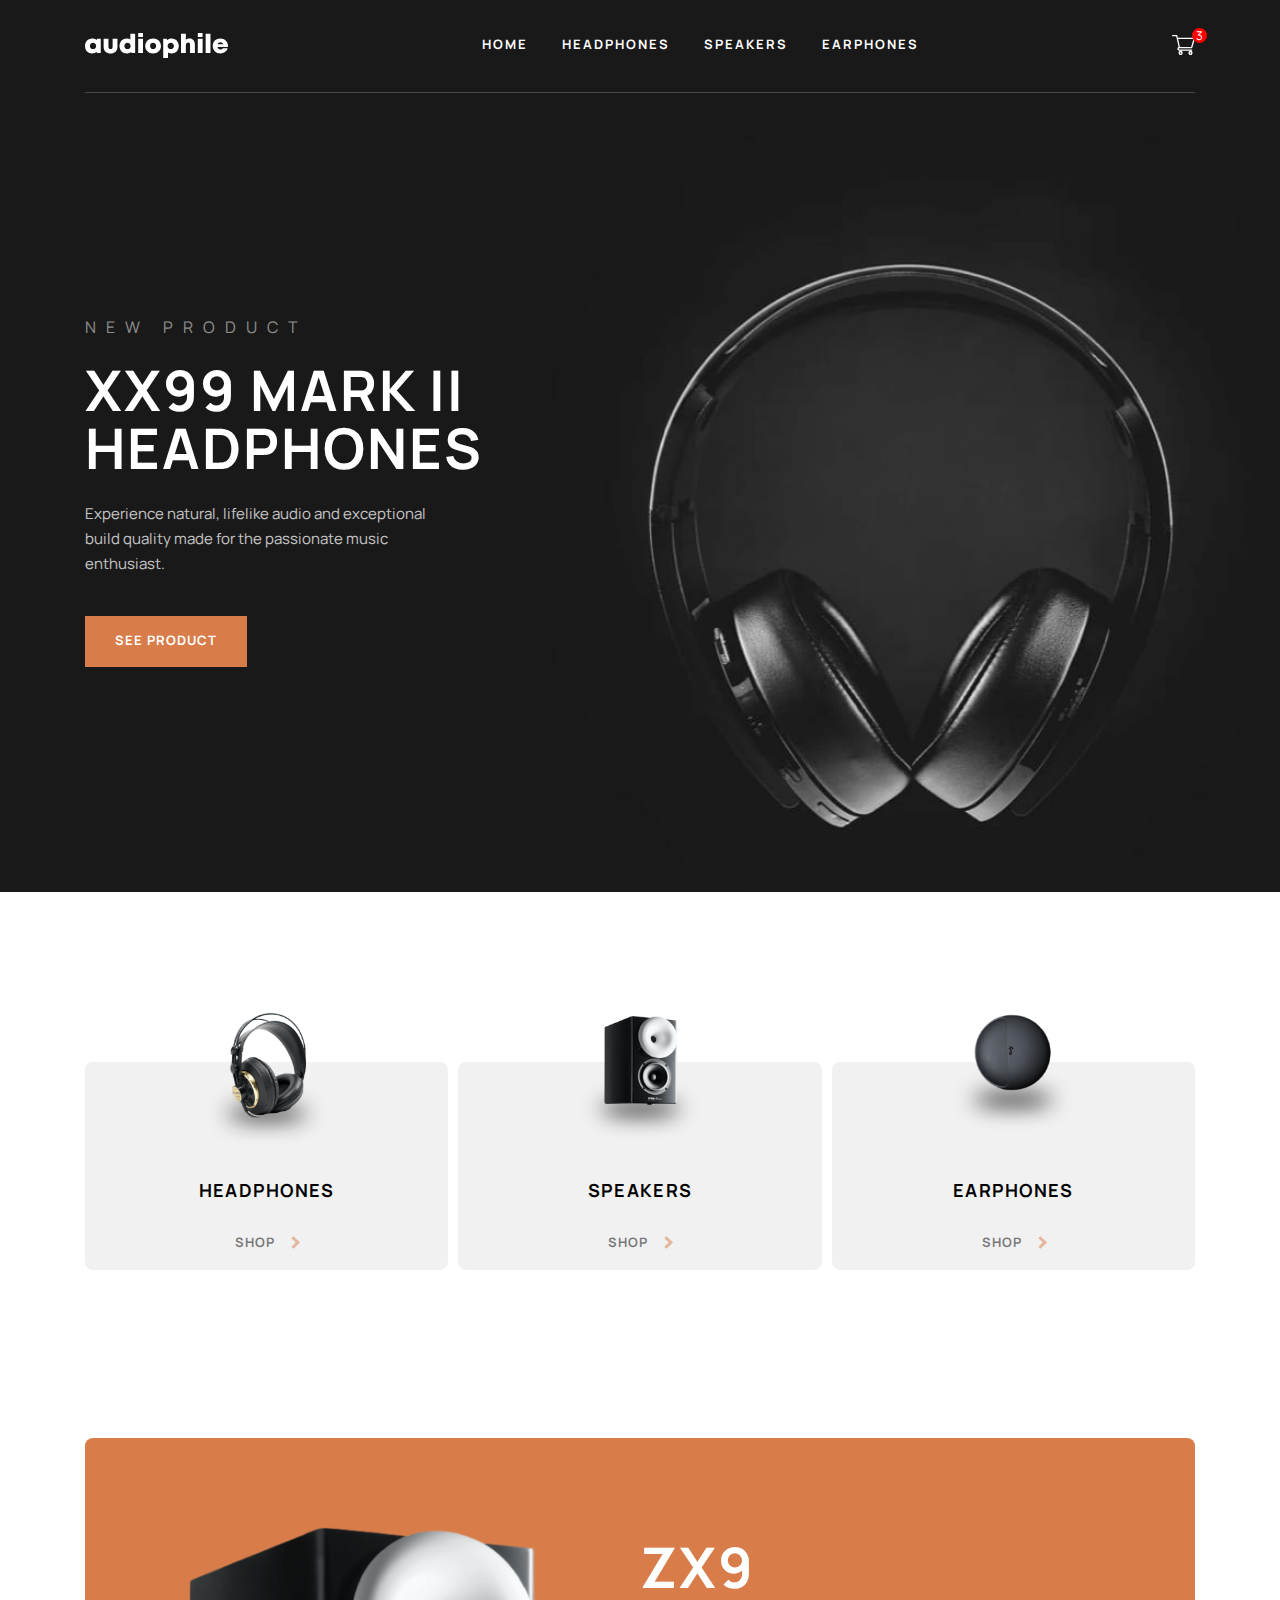
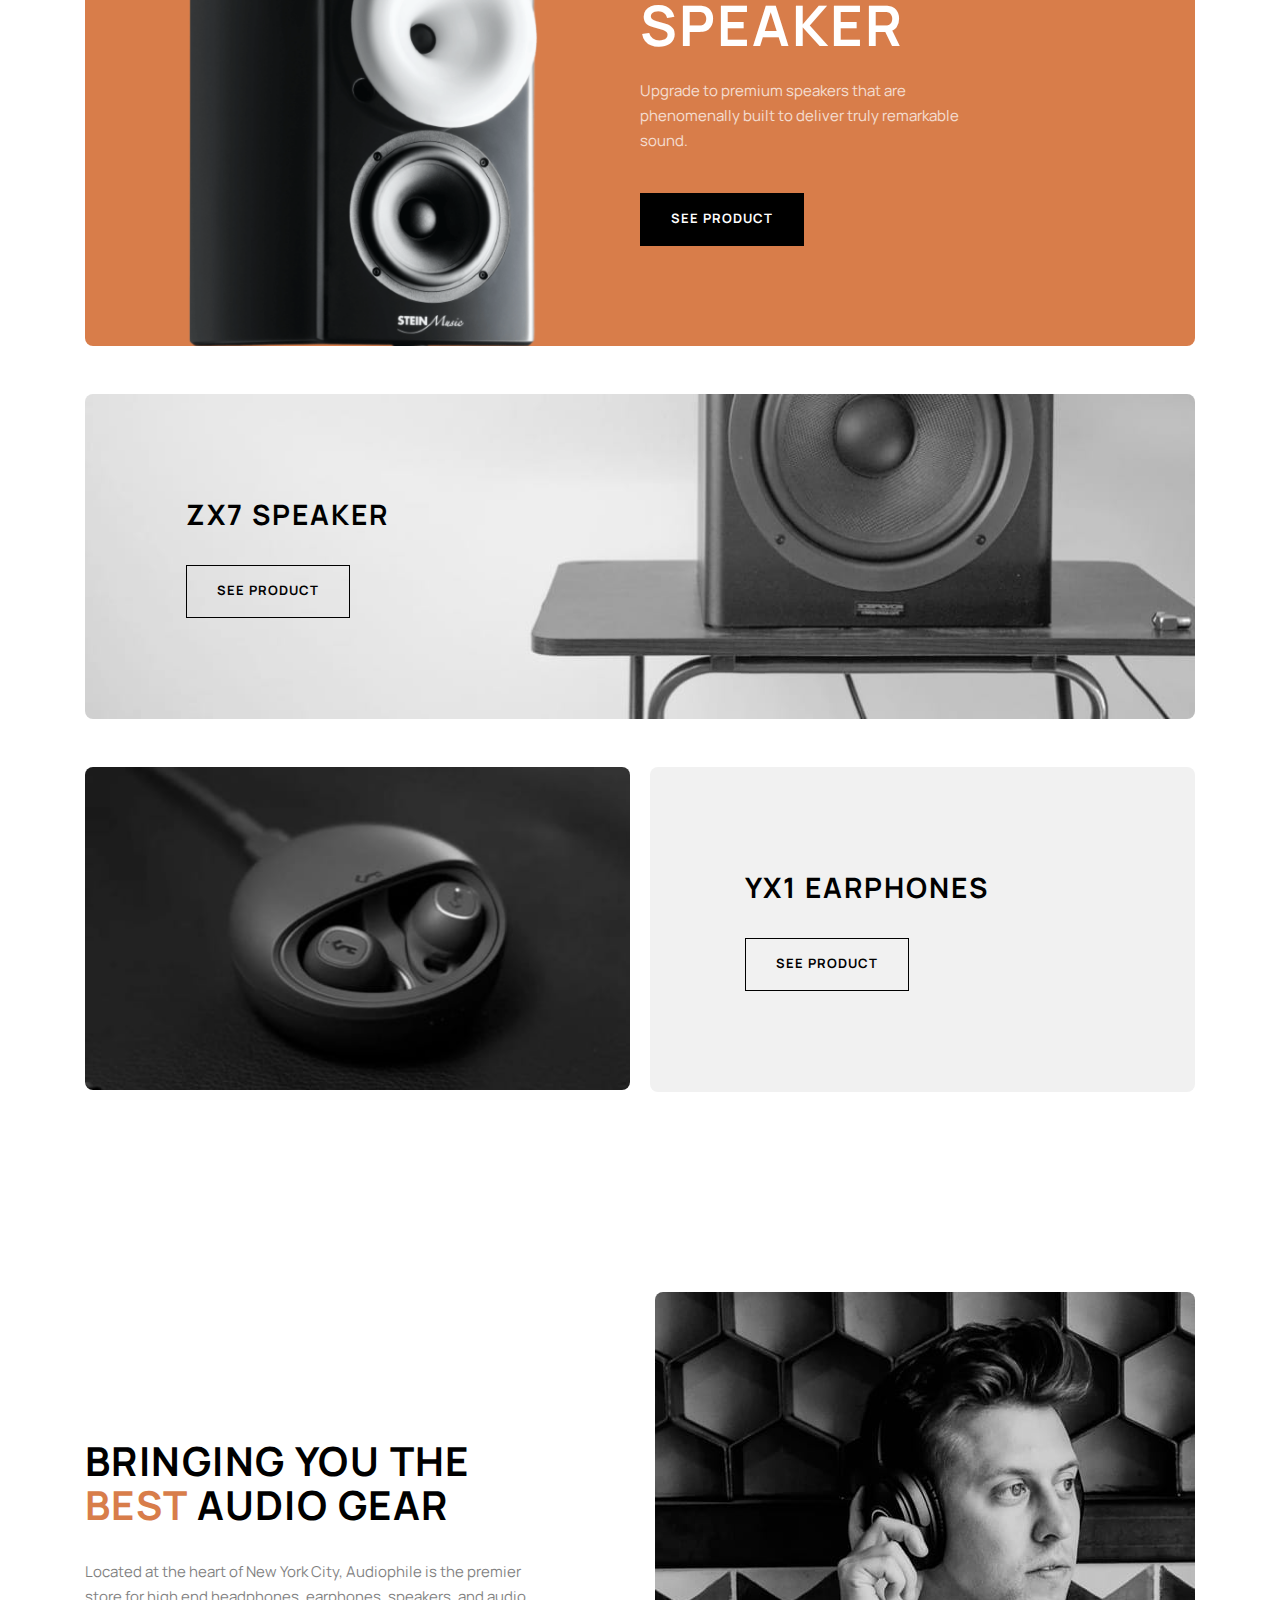
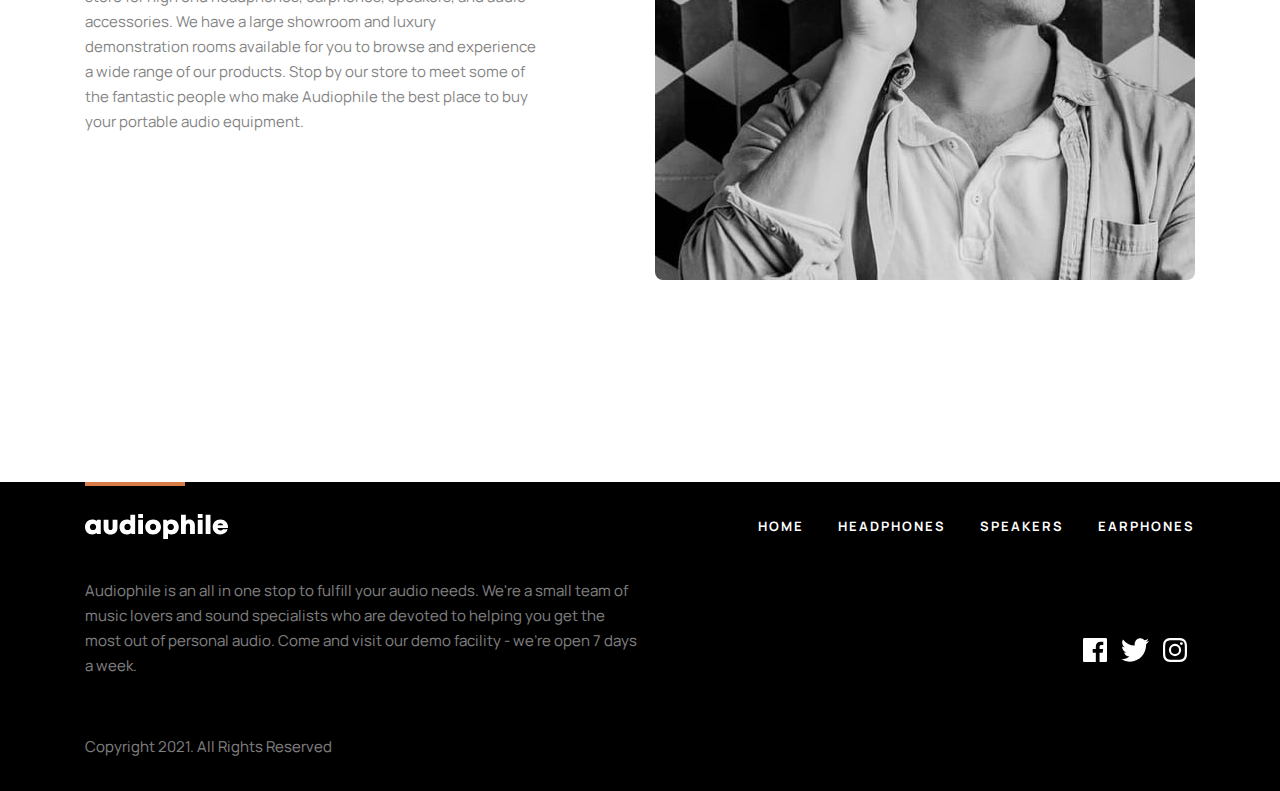
<file: index.html>
<!DOCTYPE html>
<html lang="en">
  <head>
    <meta charset="UTF-8" />
    <meta http-equiv="X-UA-Compatible" content="IE=edge" />
    <meta name="viewport" content="width=device-width, initial-scale=1.0" />
    <title>Audiophile</title>
    <link rel="stylesheet" href="assets/css/global.css" />
  </head>
  <body>
    <header>
      <div class="container">
        
        <div class="logo">
          <div class="burger-menu" id="burger-menu">
            <img src="assets/images/home/tablet/icon-burger-menu.svg" alt="burger-menu">
          </div>
          <a href="index.html">
            <img src="assets/images/shared/desktop/logo.svg" alt="logo" />
          </a>
        </div>
        <nav>
          <ul>
            <li>
              <a href="index.html">home</a>
            </li>
            <li>
              <a href="./src/pages/headphones.html">headphones</a>
            </li>
            <li>
              <a href="./src/pages/speakers.html">speakers</a>
            </li>
            <li>
              <a href="./src/pages/earphones.html">earphones</a>
            </li>
          </ul>
        </nav>
        <div class="cart" id="cart">
          <a href="#" data-items-count="3">
            <img src="assets/images/shared/desktop/icon-cart.svg" alt="cart" />
          </a>
        </div>
      </div>
    </header>

    <main>
      <div id="myModal" class="modal hidden">
        <div class="container">
          <div class="modal-content" id="modal-content">
            <div class="cart-title">
              <h2>cart (3)</h2>
              <p>remove all</p>
            </div>
            <div class="product-list">
              <div class="product">
                <img
                  src="../../assets/images/cart/image-xx99-mark-two-headphones.jpg"
                  alt="speaker"
                />
                <div class="info">
                  <div class="title">
                    <p class="product-title">XX99 MK II</p>
                  </div>
                  <div class="price">
                    <span>2,999</span>
                  </div>
                </div>
                <div class="count">
                  <button id="minus">-</button>
                  <input type="number" id="count" value="1" disabled min="1" />
                  <button id="plus">+</button>
                </div>
              </div>
              <div class="product">
                <img
                  src="../../assets/images/cart/image-xx99-mark-two-headphones.jpg"
                  alt="speaker"
                />
                <div class="info">
                  <div class="title">
                    <p class="product-title">XX99 MK II</p>
                  </div>
                  <div class="price">
                    <span>2,999</span>
                  </div>
                </div>
                <div class="count">
                  <button id="minus">-</button>
                  <input type="number" id="count" value="1" disabled min="1" />
                  <button id="plus">+</button>
                </div>
              </div>
              <div class="product">
                <img
                  src="../../assets/images/cart/image-xx99-mark-two-headphones.jpg"
                  alt="speaker"
                />
                <div class="info">
                  <div class="title">
                    <p class="product-title">XX99 MK II</p>
                  </div>
                  <div class="price">
                    <span>2,999</span>
                  </div>
                </div>
                <div class="count">
                  <button id="minus">-</button>
                  <input type="number" id="count" value="1" disabled min="1" />
                  <button id="plus">+</button>
                </div>
              </div>
            </div>
            <div class="total">
              <h3>total</h3>
              <div class="price">
                <span>5,396</span>
              </div>
            </div>
            <button type="button" onclick="location.href='src/pages/checkout.html'">
              checkout
            </button>
          </div>
        </div>
      </div>
      <div id="products-modal" class="modal hidden">
        <div class="container">
          <a href="src/pages/headphones.html"
            ><div>
              <img
                src="assets/images/shared/desktop/image-category-thumbnail-headphones.png"
                alt="headphones"
              />
              <h2>headphones</h2>
              <button><span>shop</span></button>
            </div></a
          >
          <a href="src/pages/speakers.html"
            ><div>
              <img
                src="assets/images/shared/desktop/image-category-thumbnail-speakers.png"
                alt="speakers"
              />
              <h2>speakers</h2>
              <button><span>shop</span></button>
            </div></a
          >
          <a href="src/pages/earphones.html"
            ><div>
              <img
                src="assets/images/shared/desktop/image-category-thumbnail-earphones.png"
                alt="earphones"
              />
              <h2>earphones</h2>
              <button><span>shop</span></button>
            </div></a
          >
        </div>
      </div>
      <section class="new-product">
        <div class="container">
          <div class="text-content">
            <h3>new product</h3>
            <h1>
              XX99 Mark II 
              HeadphoneS
            </h1>
            <p>
              Experience natural, lifelike audio and exceptional build quality
              made for the passionate music enthusiast.
            </p>
            <button class="btn btn--primary" type="button" onclick="location.href='src/pages/headphones-first-detail.html'">see product</button>
          </div>
        </div>
      </section>
      <section class="products">
        <div class="container">
          <a href="src/pages/headphones.html"
            ><div>
              <img
                src="assets/images/shared/desktop/image-category-thumbnail-headphones.png"
                alt="headphones"
              />
              <h2>headphones</h2>
              <button class="btn btn--borderless" ><span>shop</span></button>
            </div></a
          >
          <a href="src/pages/speakers.html"
            ><div>
              <img
                src="assets/images/shared/desktop/image-category-thumbnail-speakers.png"
                alt="headphones"
              />
              <h2>speakers</h2>
              <button  class="btn btn--borderless"><span>shop</span></button>
            </div></a
          >
          <a href="src/pages/earphones.html"
            ><div>
              <img
                src="assets/images/shared/desktop/image-category-thumbnail-earphones.png"
                alt="headphones"
              />
              <h2>earphones</h2>
              <button  class="btn btn--borderless"><span>shop</span></button>
            </div></a
          >
        </div>
      </section>
      <section class="products-layout">
        <div class="container">
          <div class="speaker1">
            <div class="img-container">
              <img
                src="assets/images/home/desktop/image-speaker-zx9.png"
                alt="speaker" id="speaker-img"
              />
            </div>
            <div class="text-content">
              <h2>
                ZX9 <br />
                SPEAKER
              </h2>
              <p>
                Upgrade to premium speakers that are phenomenally built to
                deliver truly remarkable sound.
              </p>
              <button class="btn btn--secondary" type="button">see product</button>
            </div>
          </div>
          <div class="speaker2">
            <div class="text-content">
              <h2>ZX7 SPEAKER</h2>
              <button>see product</button>
            </div>
          </div>
          <div class="earphones">
            <div class="img-container">
              <img
                src="assets/images/home/desktop/image-earphones-yx1.jpg"
                alt="earphones"
              />
            </div>
            <div class="text-container">
              <div class="text-content">
                <h2>YX1 EARPHONES</h2>
                <button>see product</button>
              </div>
            </div>
          </div>
        </div>
      </section>
      <section class="audio-gear">
        <div class="container">
          <div class="text-container">
            <div class="text-content">
              <h2>Bringing you the <strong>best</strong> audio gear</h2>
              <p>
                Located at the heart of New York City, Audiophile is the premier
                store for high end headphones, earphones, speakers, and audio
                accessories. We have a large showroom and luxury demonstration
                rooms available for you to browse and experience a wide range of
                our products. Stop by our store to meet some of the fantastic
                people who make Audiophile the best place to buy your portable
                audio equipment.
              </p>
            </div>
          </div>
          <div class="img-container">
            <img
              src="assets/images/shared/desktop/image-best-gear.jpg"
              alt="gear"
            />
          </div>
        </div>
      </section>
    </main>
    
    <footer>
      <div class="container">
          <div class="rect">

          </div>
        <div class="navigation">
          <div class="logo">
            <a href="index.html">
              <img src="assets/images/shared/desktop/logo.svg" alt="logo" />
            </a>
          </div>
          <nav>
            <ul>
              <li>
                <a href="index.html">home</a>
              </li>
              <li>
                <a href="#">headphones</a>
              </li>
              <li>
                <a href="#">speakers</a>
              </li>
              <li>
                <a href="#">earphones</a>
              </li>
            </ul>
          </nav>
        </div>
        <div class="info">
          <div class="about">
            <p class="about-text">
              Audiophile is an all in one stop to fulfill your audio needs.
              We're a small team of music lovers and sound specialists who are
              devoted to helping you get the most out of personal audio. Come
              and visit our demo facility - we’re open 7 days a week.
            </p>
            <p class="copyright">Copyright 2021. All Rights Reserved</p>
          </div>
          <div class="social">
            <a href=""
              ><img
                src="assets/images/shared/desktop/icon-facebook.svg"
                alt="icon-facebook"
            /></a>
            <a href=""
              ><img
                src="assets/images/shared/desktop/icon-twitter.svg"
                alt="icon-twitter"
            /></a>
            <a href=""
              ><img
                src="assets/images/shared/desktop/icon-instagram.svg"
                alt="icon-instagram"
            /></a>
          </div>
        </div>
      </div>
    </footer>
    <script src="src/js/script.js"></script>
  </body>
</html>
</file>
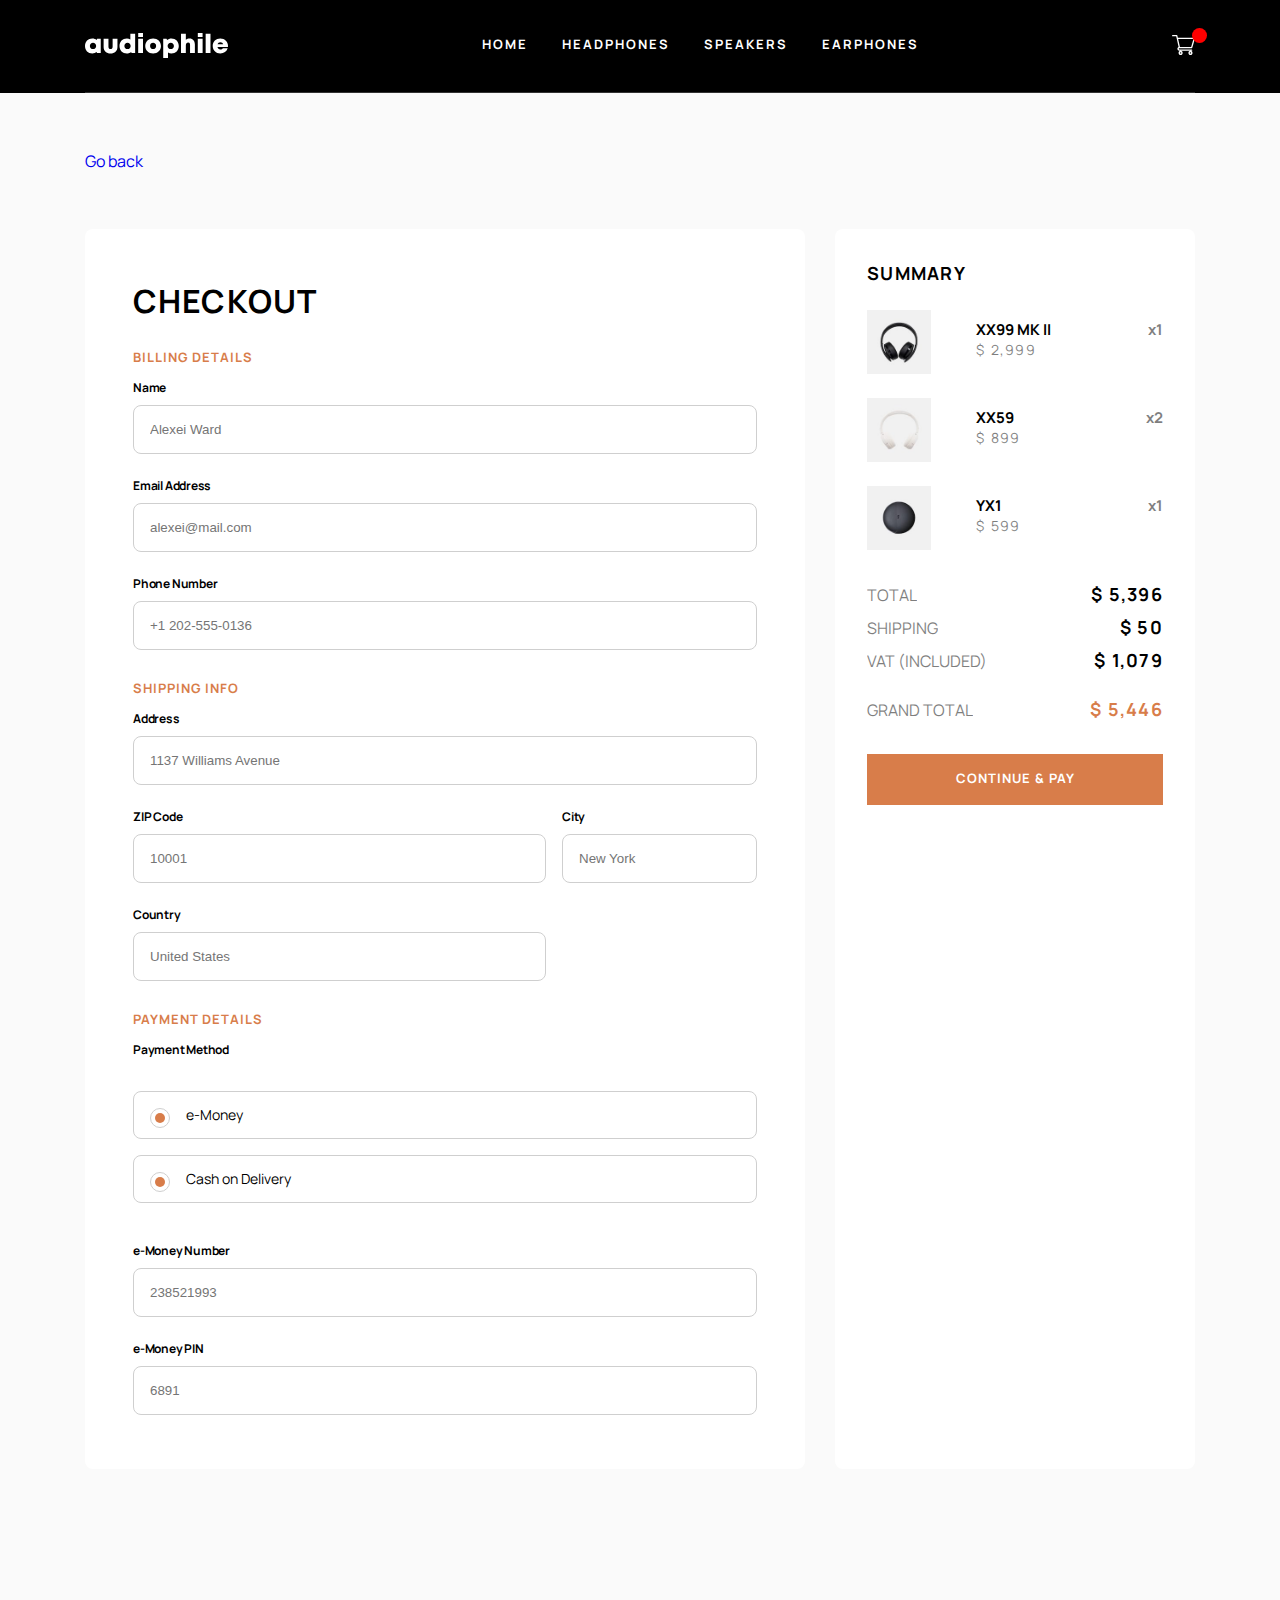
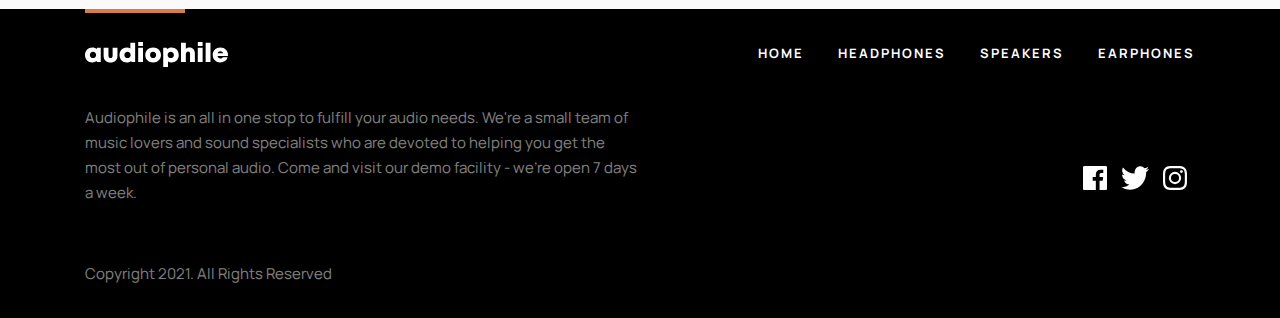
<file: src/pages/checkout.html>
<!DOCTYPE html>
<html lang="en">
  <head>
    <meta charset="UTF-8" />
    <meta http-equiv="X-UA-Compatible" content="IE=edge" />
    <meta name="viewport" content="width=device-width, initial-scale=1.0" />
    <title>Audiophile</title>
    <link rel="stylesheet" href="../../assets/css/global.css" />
  </head>
  <body id="checkout-body">
    <header id="categories-header">
      <div class="container">
        <div class="logo">
          <div class="burger-menu" id="burger-menu">
            <img src="../../assets/images/home/tablet/icon-burger-menu.svg" alt="burger-menu">
          </div>
          <a href="../../index.html">
            <img src="../../assets/images/shared/desktop/logo.svg" alt="logo" />
          </a>
        </div>
        <nav>
          <ul>
            <li>
              <a href="../../index.html">home</a>
            </li>
            <li>
              <a href="headphones.html">headphones</a>
            </li>
            <li>
              <a href="speakers.html">speakers</a>
            </li>
            <li>
              <a href="earphones.html">earphones</a>
            </li>
          </ul>
        </nav>
        <div class="cart" id="myBtn">
          <a href="#">
            <img
              src="../../assets/images/shared/desktop/icon-cart.svg"
              alt="cart"
            />
          </a>
        </div>
      </div>
    </header>
    <main>
      <div id="checkout-modal" class="modal hidden">
        <div class="container" id="checkout-container">
          <div class="modal-content" id="modal-content">
            <img
              src="../../assets/images/shared/desktop/icon-check-mark.png"
              alt="check-mark"
            />
            <h2>thank you <br />for your order</h2>
            <p class="message">You will receive an email confirmation shortly.</p>
            <div class="order-product">
              <div class="item">
                <div class="product">
                  <img
                    src="../../assets/images/cart/image-yx1-earphones.jpg"
                    alt="speaker"
                  />
                  <div class="info">
                    <div class="title">
                      <p class="product-title">YX1</p>
                      <p class="count">x1</p>
                    </div>
                    <div class="price">
                      <span>599</span>
                    </div>
                  </div>
                </div>
                <div class="product hidden">
                  <img
                    src="../../assets/images/cart/image-yx1-earphones.jpg"
                    alt="speaker"
                  />
                  <div class="info">
                    <div class="title">
                      <p class="product-title">YX1</p>
                      <p class="count">x1</p>
                    </div>
                    <div class="price">
                      <span>599</span>
                    </div>
                  </div>
                </div>
                <div class="product hidden">
                  <img
                    src="../../assets/images/cart/image-yx1-earphones.jpg"
                    alt="speaker"
                  />
                  <div class="info">
                    <div class="title">
                      <p class="product-title">YX1</p>
                      <p class="count">x1</p>
                    </div>
                    <div class="price">
                      <span>599</span>
                    </div>
                  </div>
                </div>
                <p class="other" id="other-items">and 2 more item(s)</p>
              </div>
              <div id="grand-total">
                <p>grand total</p>
                <div class="price">
                  <span>5,446</span>
                </div>
              </div>
            </div>
            <button type="button" onclick="location.href='../../index.html'">
              back to home
            </button>
          </div>
        </div>
      </div>
      <div id="products-modal" class="modal hidden">
        <div class="container">
          <a href="#"
            ><div>
              <img
                src="../../assets/images/shared/desktop/image-category-thumbnail-headphones.png"
                alt="headphones"
              />
              <h2>headphones</h2>
              <button><span>shop</span></button>
            </div></a
          >
          <a href="#"
            ><div>
              <img
                src="../../assets/images/shared/desktop/image-category-thumbnail-speakers.png"
                alt="headphones"
              />
              <h2>headphones</h2>
              <button><span>shop</span></button>
            </div></a
          >
          <a href="#"
            ><div>
              <img
                src="../../assets/images/shared/desktop/image-category-thumbnail-earphones.png"
                alt="headphones"
              />
              <h2>headphones</h2>
              <button><span>shop</span></button>
            </div></a
          >
        </div>
      </div>
      <section class="go-back">
        <div class="container">
          <a href="../../index.html">Go back</a>
        </div>
      </section>
      <section class="checkout">
        <div class="container">
          <form>
            <div class="checkout-details">
              <h1>checkout</h1>
              <fieldset class="billing-details">
                <legend>billing details</legend>
                <div class="fields">
                  <div class="input">
                    <div class="input-top-text">
                      <label for="name">Name</label>
                      <p class="hidden">field can not be empty</p>
                    </div>
                    <input type="text" name="name" placeholder="Alexei Ward" />
                  </div>
                  <div class="input">
                    <div class="input-top-text">
                      <label for="email">Email Address</label>
                      <p class="hidden">field can not be empty</p>
                    </div>
                    
                    <input
                      type="email"
                      name="email"
                      placeholder="alexei@mail.com"
                    />
                  </div>
                  <div class="input">
                    
                    <div class="input-top-text">
                      <label for="phone">Phone Number</label>
                      <p class="hidden">field can not be empty</p>
                    </div>
                    <input
                      type="number"
                      name="phone"
                      placeholder="+1 202-555-0136"
                    />
                  </div>
                </div>
              </fieldset>
              <fieldset class="shipping-info">
                <legend>shipping info</legend>
                <div class="fields">
                  <div class="input">
                    
                    <div class="input-top-text">
                      <label for="address">Address</label>
                      <p class="hidden">field can not be empty</p>
                    </div>
                    <input
                      type="text"
                      name="address"
                      placeholder="1137 Williams Avenue"
                    />
                  </div>
                  <div class="input">
                    
                    <div class="input-top-text">
                      <label for="zip">ZIP Code</label>
                      <p class="hidden">field can not be empty</p>
                    </div>
                    <input type="number" name="zip" placeholder="10001" />
                  </div>
                  <div class="input">
                    
                    <div class="input-top-text">
                      <label for="city">City</label>
                      <p class="hidden">field can not be empty</p>
                    </div>
                    <input type="text" name="city" placeholder="New York" />
                  </div>
                  <div class="input">
                    <div class="input-top-text">
                      <label for="country">Country</label>

                      <p class="hidden">field can not be empty</p>
                    </div>
                    <input
                      type="text"
                      name="country"
                      placeholder="United States"
                    />
                  </div>
                </div>
              </fieldset>
              <fieldset class="payment-details">
                <legend>payment details</legend>
                <div class="fields">
                  <div class="input">
                    <div class="input-top-text">
                      <label for="name">Payment Method</label>
                      
                      <p class="hidden">field can not be empty</p>
                    </div>
                  </div>
                  <div class="input">
                    <label class="method-radio">
                      <input
                        type="radio"
                        value="e-Money"
                        name="Payment Details"
                      />
                      <div
                        aria-hidden="true"
                        class="radio-custom default-radio"
                      ></div>
                      e-Money
                    </label>
                    <label class="method-radio">
                      <input
                        type="radio"
                        value="Cash on Delivery"
                        name="Payment Details"
                      />
                      <div aria-hidden="true" class="radio-custom"></div>
                      Cash on Delivery
                    </label>
                  </div>
                  <div class="input emoney-method">
                    <div class="input-top-text">
                      <label for="emoney">e-Money Number</label>
                      
                      <p class="hidden">field can not be empty</p>
                    </div>
                    <input
                      type="number"
                      name="emoney"
                      placeholder="238521993"
                    />
                  </div>
                  <div class="input emoney-method">
                    <div class="input-top-text">
                      <label for="pin">e-Money PIN</label>
                      
                      <p class="hidden">field can not be empty</p>
                    </div>
                    <input type="number" name="pin" placeholder="6891" />
                  </div>
                  <div class="cash-on-delivery hidden">
                    <img
                      src="../../assets/images/shared/desktop/icon-cash-on-delivery.svg"
                      alt="cash"
                    />
                    <p>
                      The ‘Cash on Delivery’ option enables you to pay in cash
                      when our delivery courier arrives at your residence. Just
                      make sure your address is correct so that your order will
                      not be cancelled.
                    </p>
                  </div>
                </div>
              </fieldset>
            </div>
            <div class="summary">
              <h2>summary</h2>
              <div class="products">
                <div class="product">
                  <img
                    src="../../assets/images/cart/image-xx99-mark-two-headphones.jpg"
                    alt="speaker"
                  />
                  <div class="info">
                    <div class="title">
                      <p class="product-title">XX99 MK II</p>
                      <p class="count">x1</p>
                    </div>
                    <div class="price">
                      <span>2,999</span>
                    </div>
                  </div>
                </div>
                <div class="product">
                  <img
                    src="../../assets/images/cart/image-xx59-headphones.jpg"
                    alt="speaker"
                  />
                  <div class="info">
                    <div class="title">
                      <p class="product-title">XX59</p>
                      <p class="count">x2</p>
                    </div>
                    <div class="price">
                      <span>899</span>
                    </div>
                  </div>
                </div>
                <div class="product">
                  <img
                    src="../../assets/images/cart/image-yx1-earphones.jpg"
                    alt="speaker"
                  />
                  <div class="info">
                    <div class="title">
                      <p class="product-title">YX1</p>
                      <p class="count">x1</p>
                    </div>
                    <div class="price">
                      <span>599</span>
                    </div>
                  </div>
                </div>
              </div>
              <div class="cart-info">
                <div class="total">
                  <p>total</p>
                  <div class="price">
                    <span>5,396</span>
                  </div>
                </div>
                <div class="shipping">
                  <p>shipping</p>
                  <div class="price">
                    <span>50</span>
                  </div>
                </div>
                <div class="vat">
                  <p>vat (included)</p>
                  <div class="price">
                    <span>1,079</span>
                  </div>
                </div>
                <div class="grand-total">
                  <p>grand total</p>
                  <div class="price">
                    <span>5,446</span>
                  </div>
                </div>
              </div>
              <div class="continue">
                <button type="button" id="checkoutButton">
                  continue & pay
                </button>
              </div>
            </div>
          </form>
        </div>
      </section>
    </main>

    <footer>
      <div class="container">
        <div class="rect"></div>
        <div class="navigation">
          <div class="logo">
            <a href="index.html">
              <img
                src="../../assets/images/shared/desktop/logo.svg"
                alt="logo"
              />
            </a>
          </div>
          <nav>
            <ul>
              <li>
                <a href="../../index.html">home</a>
              </li>
              <li>
                <a href="headphones.html">headphones</a>
              </li>
              <li>
                <a href="speakers.html">speakers</a>
              </li>
              <li>
                <a href="earphones.html">earphones</a>
              </li>
            </ul>
          </nav>
        </div>
        <div class="info">
          <div class="about">
            <p class="about-text">
              Audiophile is an all in one stop to fulfill your audio needs.
              We're a small team of music lovers and sound specialists who are
              devoted to helping you get the most out of personal audio. Come
              and visit our demo facility - we’re open 7 days a week.
            </p>
            <p class="copyright">Copyright 2021. All Rights Reserved</p>
          </div>
          <div class="social">
            <a href=""
              ><img
                src="../../assets/images/shared/desktop/icon-facebook.svg"
                alt="icon-facebook"
            /></a>
            <a href=""
              ><img
                src="../../assets/images/shared/desktop/icon-twitter.svg"
                alt="icon-twitter"
            /></a>
            <a href=""
              ><img
                src="../../assets/images/shared/desktop/icon-instagram.svg"
                alt="icon-instagram"
            /></a>
          </div>
        </div>
      </div>
    </footer>
    <script src="../js/script.js"></script>
  </body>
</html>
</file>
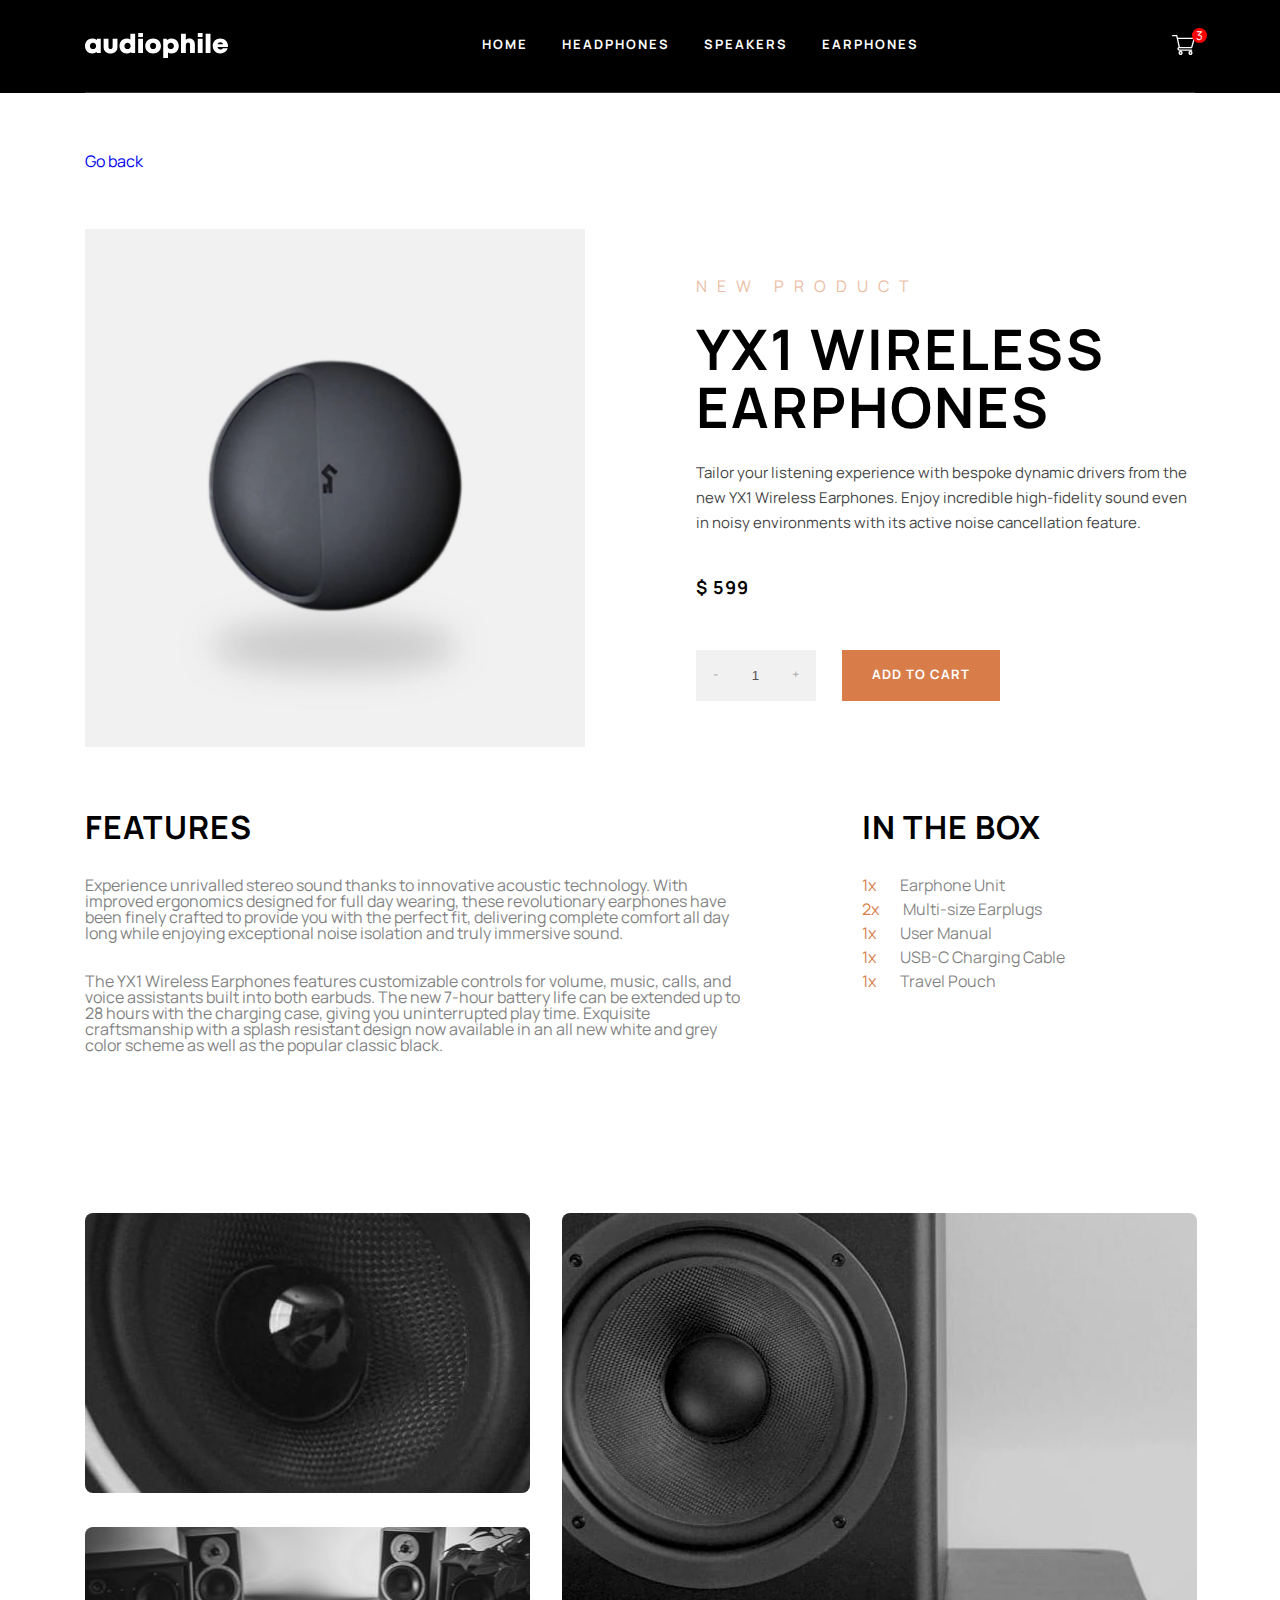
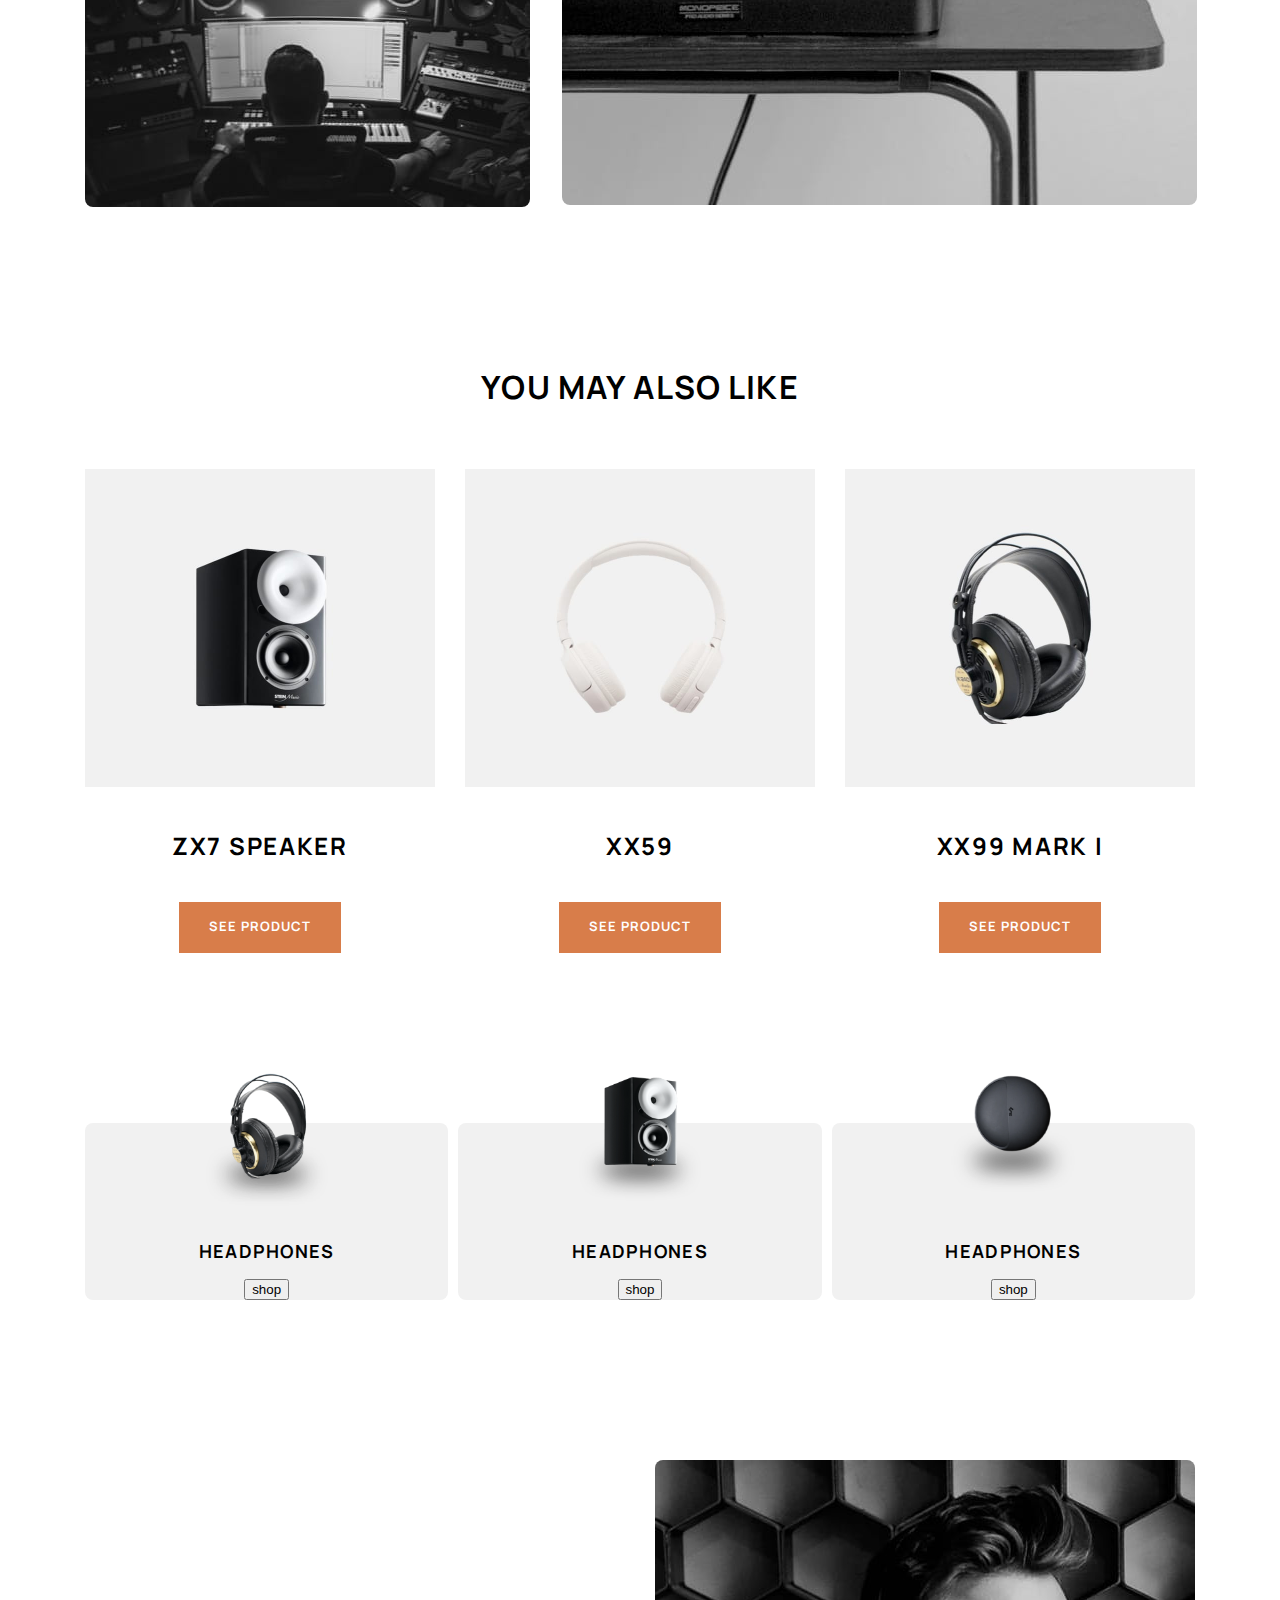
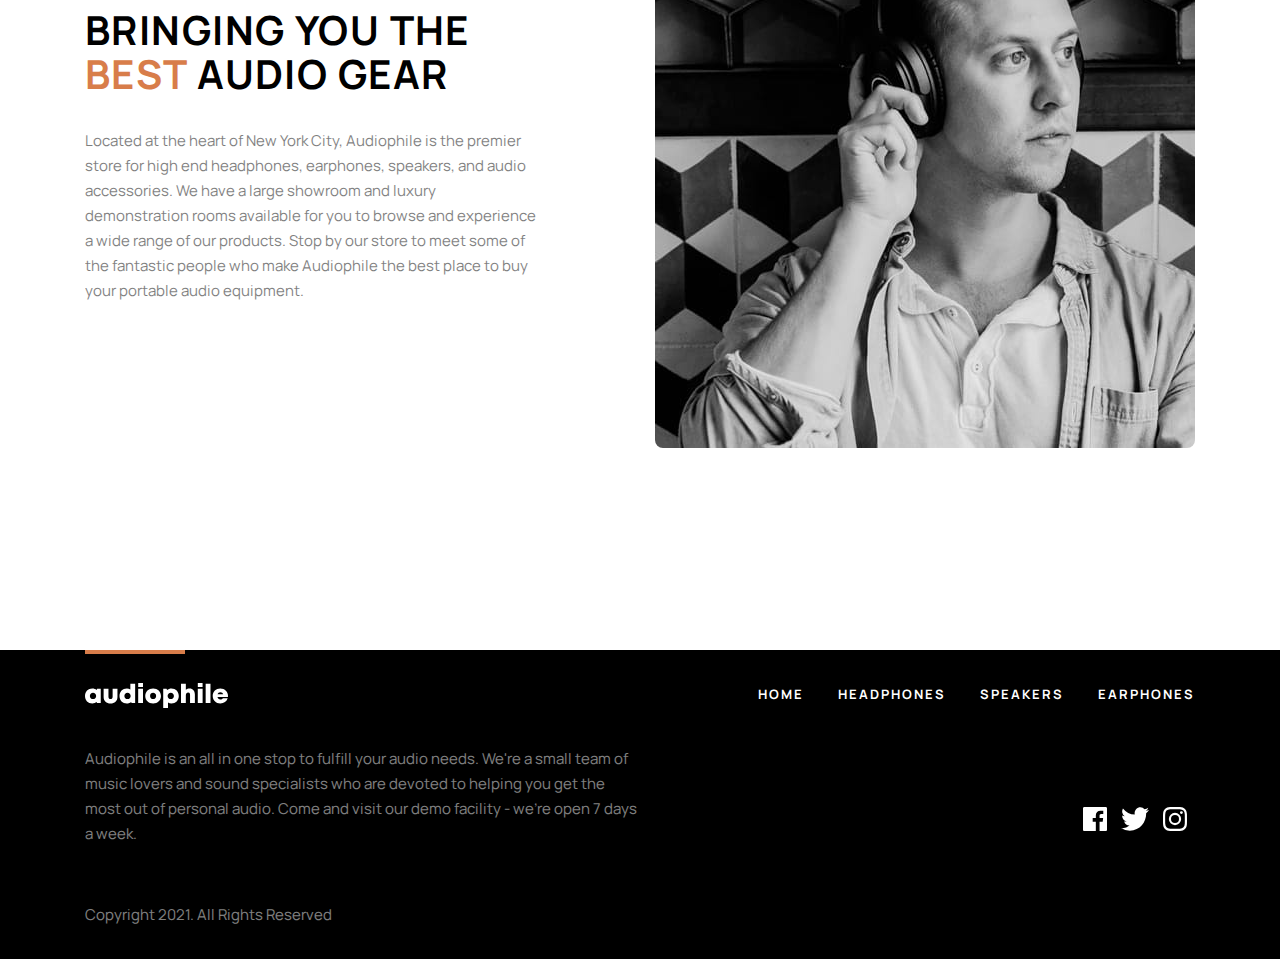
<file: src/pages/earphones-detail.html>
<!DOCTYPE html>
<html lang="en">
  <head>
    <meta charset="UTF-8" />
    <meta http-equiv="X-UA-Compatible" content="IE=edge" />
    <meta name="viewport" content="width=device-width, initial-scale=1.0" />
    <title>Audiophile</title>
    <link rel="stylesheet" href="../../assets/css/global.css" />
  </head>
  <body>
    <header id="categories-header">
      <div class="container">
        <div class="logo">
          <div class="burger-menu" id="burger-menu">
            <img src="../../assets/images/home/tablet/icon-burger-menu.svg" alt="burger-menu">
          </div>
          <a href="../../index.html">
            <img src="../../assets/images/shared/desktop/logo.svg" alt="logo" />
          </a>
        </div>
        <nav>
          <ul>
            <li>
              <a href="../../index.html">home</a>
            </li>
            <li>
              <a href="headphones.html">headphones</a>
            </li>
            <li>
              <a href="speakers.html">speakers</a>
            </li>
            <li>
              <a href="earphones.html">earphones</a>
            </li>
          </ul>
        </nav>
        <div class="cart" id="cart">
          <a href="#" data-items-count="3">
            <img
              src="../../assets/images/shared/desktop/icon-cart.svg"
              alt="cart"
            />
          </a>
        </div>
      </div>
    </header>
    <main>
      <div id="myModal" class="modal hidden">
        <div class="container">
          <div class="modal-content" id="modal-content">
            <div class="cart-title">
              <h2>cart (3)</h2>
              <p>remove all</p>
            </div>
            <div class="product-list">
              <div class="product">
                <img
                  src="../../assets/images/cart/image-xx99-mark-two-headphones.jpg"
                  alt="speaker"
                />
                <div class="info">
                  <div class="title">
                    <p class="product-title">XX99 MK II</p>
                  </div>
                  <div class="price">
                    <span>2,999</span>
                  </div>
                </div>
                <div class="count">
                  <button id="minus">-</button>
                  <input type="number" id="count" value="1" disabled min="1" />
                  <button id="plus">+</button>
                </div>
              </div>
              <div class="product">
                <img
                  src="../../assets/images/cart/image-xx99-mark-two-headphones.jpg"
                  alt="speaker"
                />
                <div class="info">
                  <div class="title">
                    <p class="product-title">XX99 MK II</p>
                  </div>
                  <div class="price">
                    <span>2,999</span>
                  </div>
                </div>
                <div class="count">
                  <button id="minus">-</button>
                  <input type="number" id="count" value="1" disabled min="1" />
                  <button id="plus">+</button>
                </div>
              </div>
              <div class="product">
                <img
                  src="../../assets/images/cart/image-xx99-mark-two-headphones.jpg"
                  alt="speaker"
                />
                <div class="info">
                  <div class="title">
                    <p class="product-title">XX99 MK II</p>
                  </div>
                  <div class="price">
                    <span>2,999</span>
                  </div>
                </div>
                <div class="count">
                  <button id="minus">-</button>
                  <input type="number" id="count" value="1" disabled min="1" />
                  <button id="plus">+</button>
                </div>
              </div>
            </div>
            <div class="total">
              <h3>total</h3>
              <div class="price">
                <span>5,396</span>
              </div>
            </div>
            <button type="button" onclick="location.href='checkout.html'">
              checkout
            </button>
          </div>
        </div>
      </div>
      <div id="products-modal" class="modal hidden">
        <div class="container">
          <a href="#"
            ><div>
              <img
                src="../../assets/images/shared/desktop/image-category-thumbnail-headphones.png"
                alt="headphones"
              />
              <h2>headphones</h2>
              <button><span>shop</span></button>
            </div></a
          >
          <a href="#"
            ><div>
              <img
                src="../../assets/images/shared/desktop/image-category-thumbnail-speakers.png"
                alt="headphones"
              />
              <h2>headphones</h2>
              <button><span>shop</span></button>
            </div></a
          >
          <a href="#"
            ><div>
              <img
                src="../../assets/images/shared/desktop/image-category-thumbnail-earphones.png"
                alt="headphones"
              />
              <h2>headphones</h2>
              <button><span>shop</span></button>
            </div></a
          >
        </div>
      </div>
      <section class="go-back">
        <div class="container">
          <a href="headphones.html">Go back</a>
        </div>
      </section>
      <section class="headphones-first headphones-first-detail">
        <div class="container">
          <div class="img-container">
            <img
              src="../../assets/images/product-yx1-earphones/desktop/image-category-page-preview.jpg"
              alt="gear"
            />
          </div>
          <div class="text-container">
            <div class="text-content">
              <h3>new product</h3>
              <h1>YX1 WIRELESS EARPHONES</h1>
              <p>
                Tailor your listening experience with bespoke dynamic drivers
                from the new YX1 Wireless Earphones. Enjoy incredible
                high-fidelity sound even in noisy environments with its active
                noise cancellation feature.
              </p>
              <div class="price">
                <span>599</span>
              </div>
              <div class="buttons">
                <div class="count">
                  <button id="minus">-</button>
                  <input type="number" id="count" value="1" disabled min="1" />
                  <button id="plus">+</button>
                </div>
                <button type="button">add to cart</button>
              </div>
            </div>
          </div>
        </div>
      </section>
      <section class="features">
        <div class="container">
          <div id="features">
            <h2>features</h2>
            <p>
              Experience unrivalled stereo sound thanks to innovative acoustic
              technology. With improved ergonomics designed for full day
              wearing, these revolutionary earphones have been finely crafted to
              provide you with the perfect fit, delivering complete comfort all
              day long while enjoying exceptional noise isolation and truly
              immersive sound.
            </p>
            <p>
              The YX1 Wireless Earphones features customizable controls for
              volume, music, calls, and voice assistants built into both
              earbuds. The new 7-hour battery life can be extended up to 28
              hours with the charging case, giving you uninterrupted play time.
              Exquisite craftsmanship with a splash resistant design now
              available in an all new white and grey color scheme as well as the
              popular classic black.
            </p>
          </div>
          <div id="in-the-box">
            <h2>in the box</h2>
            <ul>
              <li><span>1x</span>Earphone Unit</li>
              <li><span>2x</span>Multi-size Earplugs</li>
              <li><span>1x</span>User Manual</li>
              <li><span>1x</span>USB-C Charging Cable</li>
              <li><span>1x</span>Travel Pouch</li>
            </ul>
          </div>
        </div>
      </section>
      <section class="products-gallery">
        <div class="container">
          <div>
            <img
              src="../../assets/images/product-zx7-speaker/desktop/image-gallery-1.jpg"
              alt="gear"
            />
          </div>
          <div>
            <img
              src="../../assets/images/product-zx7-speaker/desktop/image-gallery-2.jpg"
              alt="gear"
            />
          </div>
          <div id="third">
            <img
              src="../../assets/images/product-zx7-speaker/desktop/image-gallery-3.jpg"
              alt="gear"
            />
          </div>
        </div>
      </section>
      <section class="also-like">
        <h2>you may also like</h2>
        <div class="container">
          <div class="product-container">
            <div class="image-container">
              <img
                src="../../assets/images/shared/desktop/image-zx9-speaker.jpg"
                alt="headphones"
              />
            </div>

            <h2>ZX7 SPEAKER</h2>
            <button
              type="button"
              onclick="location.href='speaker-first-detail.html'"
            >
              see product
            </button>
          </div>
          <div class="product-container">
            <div class="image-container">
              <img
                src="../../assets/images/shared/desktop/image-xx59-headphones.jpg"
                alt="headphones"
              />
            </div>

            <h2>XX59</h2>
            <button
              type="button"
              onclick="location.href='headphones-third-detail.html'"
            >
              see product
            </button>
          </div>
          <div class="product-container">
            <div class="image-container">
              <img
                src="../../assets/images/shared/desktop/image-xx99-mark-one-headphones.jpg"
                alt="headphones"
              />
            </div>

            <h2>XX99 MARK I</h2>
            <button
              type="button"
              onclick="location.href='headphones-second-detail.html'"
            >
              see product
            </button>
          </div>
        </div>
      </section>
      <section class="products">
        <div class="container">
          <a href="#"
            ><div>
              <img
                src="../../assets/images/shared/desktop/image-category-thumbnail-headphones.png"
                alt="headphones"
              />
              <h2>headphones</h2>
              <button><span>shop</span></button>
            </div></a
          >
          <a href="#"
            ><div>
              <img
                src="../../assets/images/shared/desktop/image-category-thumbnail-speakers.png"
                alt="headphones"
              />
              <h2>headphones</h2>
              <button><span>shop</span></button>
            </div></a
          >
          <a href="#"
            ><div>
              <img
                src="../../assets/images/shared/desktop/image-category-thumbnail-earphones.png"
                alt="headphones"
              />
              <h2>headphones</h2>
              <button><span>shop</span></button>
            </div></a
          >
        </div>
      </section>
      <section class="audio-gear categories-audio-gear">
        <div class="container">
          <div class="text-container">
            <div class="text-content">
              <h2>Bringing you the <strong>best</strong> audio gear</h2>
              <p>
                Located at the heart of New York City, Audiophile is the premier
                store for high end headphones, earphones, speakers, and audio
                accessories. We have a large showroom and luxury demonstration
                rooms available for you to browse and experience a wide range of
                our products. Stop by our store to meet some of the fantastic
                people who make Audiophile the best place to buy your portable
                audio equipment.
              </p>
            </div>
          </div>
          <div class="img-container">
            <img
              src="../../assets/images/shared/desktop/image-best-gear.jpg"
              alt="gear"
            />
          </div>
        </div>
      </section>
    </main>

    <footer>
      <div class="container">
        <div class="rect"></div>
        <div class="navigation">
          <div class="logo">
            <a href="index.html">
              <img
                src="../../assets/images/shared/desktop/logo.svg"
                alt="logo"
              />
            </a>
          </div>
          <nav>
            <ul>
              <li>
                <a href="../../index.html">home</a>
              </li>
              <li>
                <a href="headphones.html">headphones</a>
              </li>
              <li>
                <a href="speakers.html">speakers</a>
              </li>
              <li>
                <a href="earphones.html">earphones</a>
              </li>
            </ul>
          </nav>
        </div>
        <div class="info">
          <div class="about">
            <p class="about-text">
              Audiophile is an all in one stop to fulfill your audio needs.
              We're a small team of music lovers and sound specialists who are
              devoted to helping you get the most out of personal audio. Come
              and visit our demo facility - we’re open 7 days a week.
            </p>
            <p class="copyright">Copyright 2021. All Rights Reserved</p>
          </div>
          <div class="social">
            <a href=""
              ><img
                src="../../assets/images/shared/desktop/icon-facebook.svg"
                alt="icon-facebook"
            /></a>
            <a href=""
              ><img
                src="../../assets/images/shared/desktop/icon-twitter.svg"
                alt="icon-twitter"
            /></a>
            <a href=""
              ><img
                src="../../assets/images/shared/desktop/icon-instagram.svg"
                alt="icon-instagram"
            /></a>
          </div>
        </div>
      </div>
    </footer>
    <script src="../js/script.js"></script>
  </body>
</html>
</file>
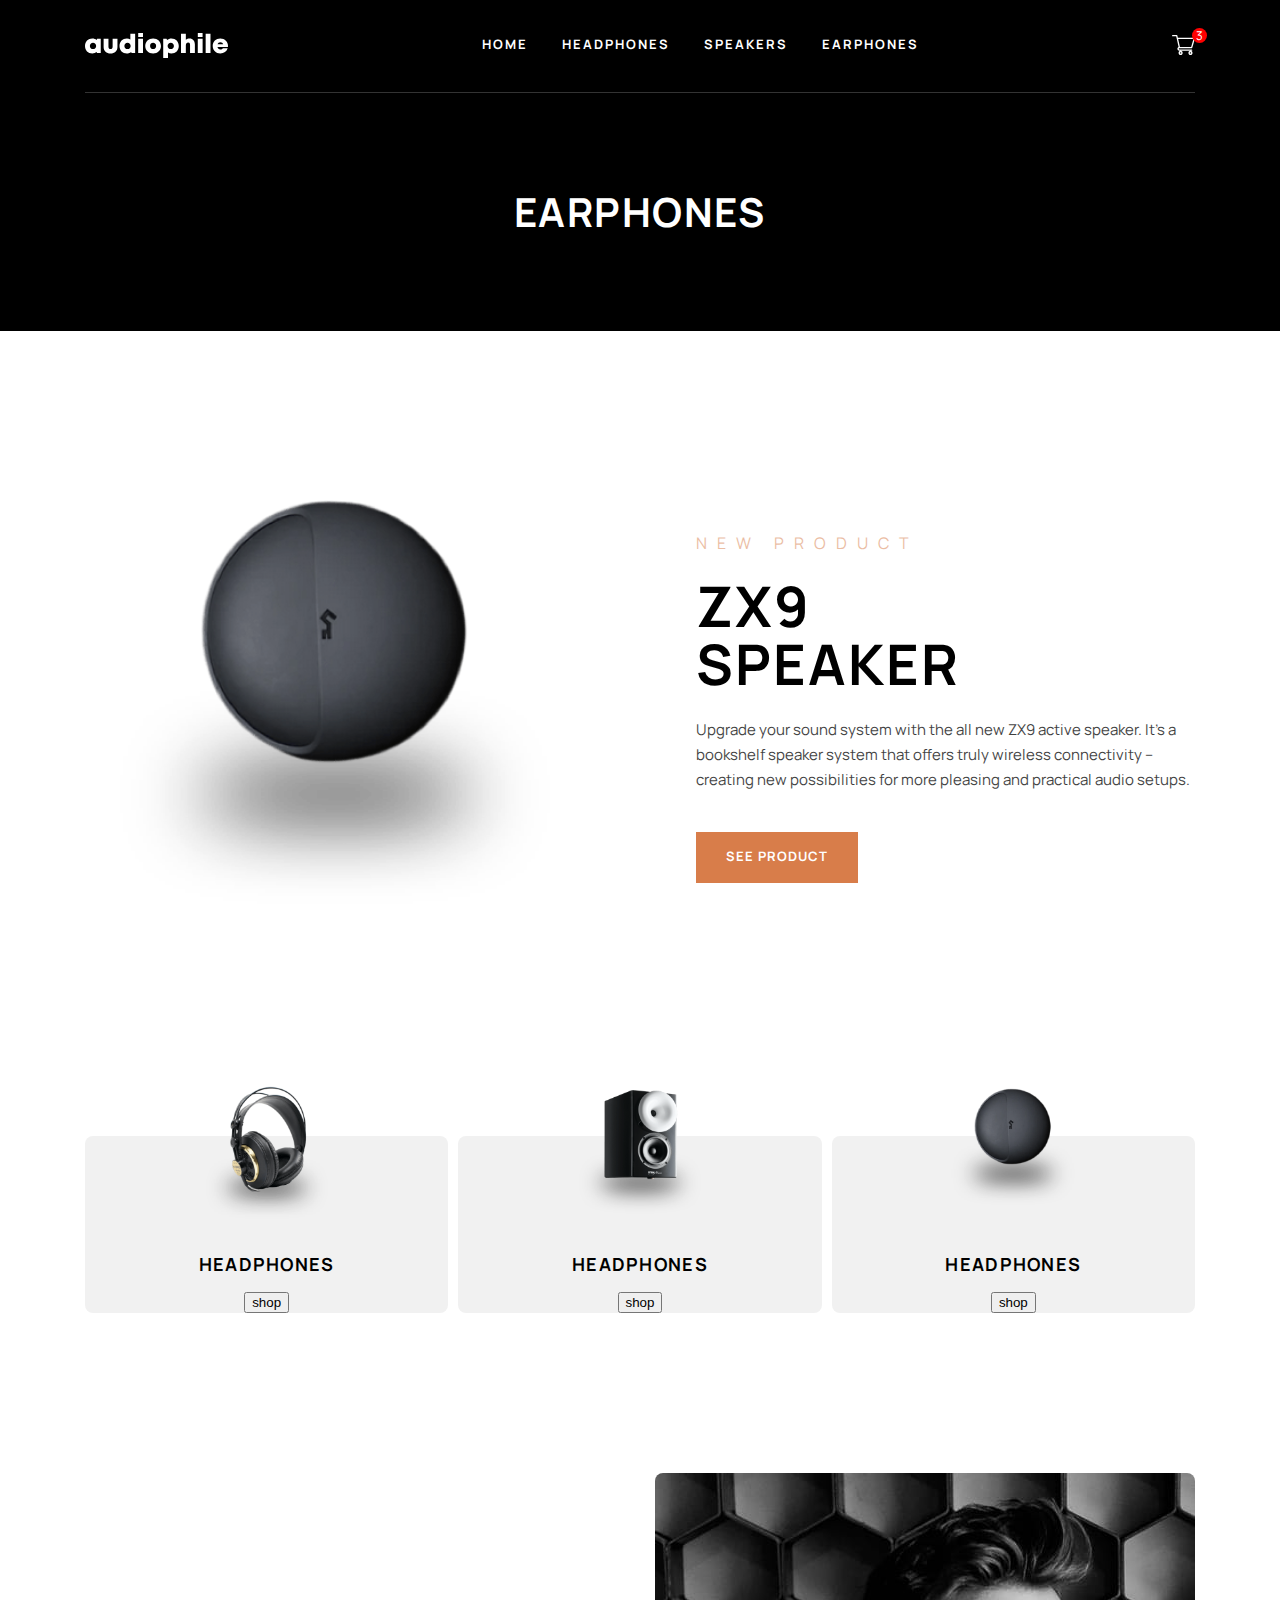
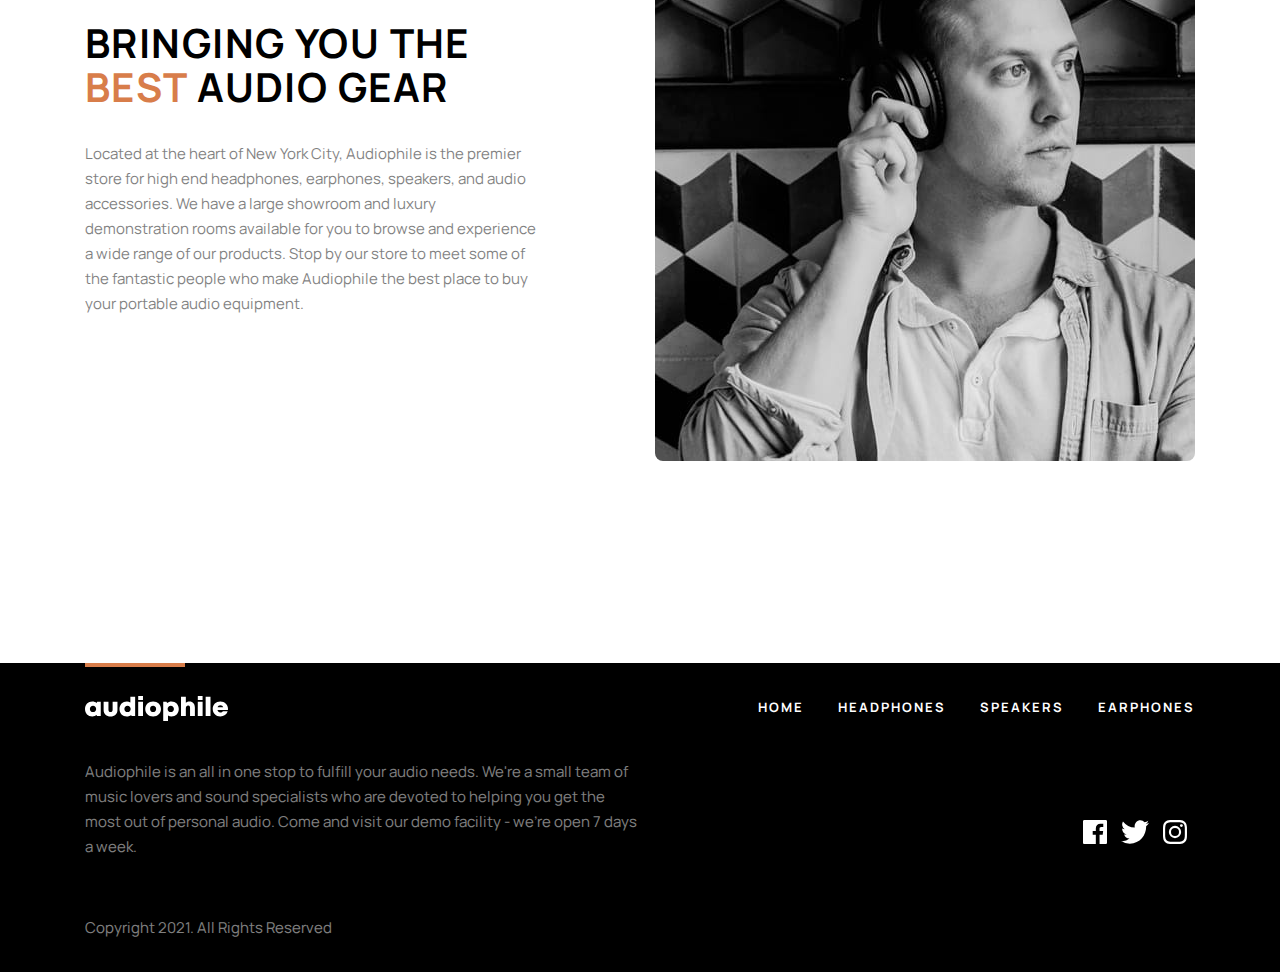
<file: src/pages/earphones.html>
<!DOCTYPE html>
<html lang="en">
  <head>
    <meta charset="UTF-8" />
    <meta http-equiv="X-UA-Compatible" content="IE=edge" />
    <meta name="viewport" content="width=device-width, initial-scale=1.0" />
    <title>Audiophile</title>
    <link rel="stylesheet" href="../../assets/css/global.css" />
  </head>
  <body>
    <header id="categories-header">
      <div class="container">
        <div class="logo">
          <div class="burger-menu" id="burger-menu">
            <img src="../../assets/images/home/tablet/icon-burger-menu.svg" alt="burger-menu">
          </div>
          <a href="../../index.html">
            <img src="../../assets/images/shared/desktop/logo.svg" alt="logo" />
          </a>
        </div>
        <nav>
          <ul>
            <li>
              <a href="../../index.html">home</a>
            </li>
            <li>
              <a href="headphones.html">headphones</a>
            </li>
            <li>
              <a href="speakers.html">speakers</a>
            </li>
            <li>
              <a href="earphones.html">earphones</a>
            </li>
          </ul>
        </nav>
        <div class="cart" id="cart">
          <a href="#" data-items-count="3">
            <img
              src="../../assets/images/shared/desktop/icon-cart.svg"
              alt="cart"
            />
          </a>
        </div>
      </div>
    </header>
    <main>
      <div id="myModal" class="modal hidden">
        <div class="container">
          <div class="modal-content" id="modal-content">
            <div class="cart-title">
              <h2>cart (3)</h2>
              <p>remove all</p>
            </div>
            <div class="product-list">
              <div class="product">
                <img
                  src="../../assets/images/cart/image-xx99-mark-two-headphones.jpg"
                  alt="speaker"
                />
                <div class="info">
                  <div class="title">
                    <p class="product-title">XX99 MK II</p>
                  </div>
                  <div class="price">
                    <span>2,999</span>
                  </div>
                </div>
                <div class="count">
                  <button id="minus">-</button>
                  <input type="number" id="count" value="1" disabled min="1" />
                  <button id="plus">+</button>
                </div>
              </div>
              <div class="product">
                <img
                  src="../../assets/images/cart/image-xx99-mark-two-headphones.jpg"
                  alt="speaker"
                />
                <div class="info">
                  <div class="title">
                    <p class="product-title">XX99 MK II</p>
                  </div>
                  <div class="price">
                    <span>2,999</span>
                  </div>
                </div>
                <div class="count">
                  <button id="minus">-</button>
                  <input type="number" id="count" value="1" disabled min="1" />
                  <button id="plus">+</button>
                </div>
              </div>
              <div class="product">
                <img
                  src="../../assets/images/cart/image-xx99-mark-two-headphones.jpg"
                  alt="speaker"
                />
                <div class="info">
                  <div class="title">
                    <p class="product-title">XX99 MK II</p>
                  </div>
                  <div class="price">
                    <span>2,999</span>
                  </div>
                </div>
                <div class="count">
                  <button id="minus">-</button>
                  <input type="number" id="count" value="1" disabled min="1" />
                  <button id="plus">+</button>
                </div>
              </div>
            </div>
            <div class="total">
              <h3>total</h3>
              <div class="price">
                <span>5,396</span>
              </div>
            </div>
            <button type="button" onclick="location.href='checkout.html'">
              checkout
            </button>
          </div>
        </div>
      </div>
      <div id="products-modal" class="modal hidden">
        <div class="container">
          <a href="#"
            ><div>
              <img
                src="../../assets/images/shared/desktop/image-category-thumbnail-headphones.png"
                alt="headphones"
              />
              <h2>headphones</h2>
              <button><span>shop</span></button>
            </div></a
          >
          <a href="#"
            ><div>
              <img
                src="../../assets/images/shared/desktop/image-category-thumbnail-speakers.png"
                alt="headphones"
              />
              <h2>headphones</h2>
              <button><span>shop</span></button>
            </div></a
          >
          <a href="#"
            ><div>
              <img
                src="../../assets/images/shared/desktop/image-category-thumbnail-earphones.png"
                alt="headphones"
              />
              <h2>headphones</h2>
              <button><span>shop</span></button>
            </div></a
          >
        </div>
      </div>
      <section class="category-heading">
        <div class="container">
          <h1>earphones</h1>
        </div>
      </section>
      <section class="earphones-first">
        <div class="container">
          <div class="img-container">
            <img
              src="../../assets/images/shared/desktop/image-category-thumbnail-earphones.png"
              alt="gear"
            />
          </div>
          <div class="text-container">
            <div class="text-content">
              <h3>new product</h3>
              <h1>ZX9 <br>
                SPEAKER</h1>
              <p>
                Upgrade your sound system with the all new ZX9 active speaker. It’s a bookshelf speaker system that offers truly wireless connectivity -- creating new possibilities for more pleasing and practical audio setups.
              </p>
              <button type="button" onclick="location.href='earphones-detail.html'">see product</button>
            </div>
          </div>
        </div>
      </section>
      <section class="products">
        <div class="container">
          <a href="#"
            ><div>
              <img
                src="../../assets/images/shared/desktop/image-category-thumbnail-headphones.png"
                alt="headphones"
              />
              <h2>headphones</h2>
              <button><span>shop</span></button>
            </div></a
          >
          <a href="#"
            ><div>
              <img
                src="../../assets/images/shared/desktop/image-category-thumbnail-speakers.png"
                alt="headphones"
              />
              <h2>headphones</h2>
              <button><span>shop</span></button>
            </div></a
          >
          <a href="#"
            ><div>
              <img
                src="../../assets/images/shared/desktop/image-category-thumbnail-earphones.png"
                alt="headphones"
              />
              <h2>headphones</h2>
              <button><span>shop</span></button>
            </div></a
          >
        </div>
      </section>
      <section class="audio-gear categories-audio-gear">
        <div class="container">
          <div class="text-container">
            <div class="text-content">
              <h2>Bringing you the <strong>best</strong> audio gear</h2>
              <p>
                Located at the heart of New York City, Audiophile is the premier
                store for high end headphones, earphones, speakers, and audio
                accessories. We have a large showroom and luxury demonstration
                rooms available for you to browse and experience a wide range of
                our products. Stop by our store to meet some of the fantastic
                people who make Audiophile the best place to buy your portable
                audio equipment.
              </p>
            </div>
          </div>
          <div class="img-container">
            <img
              src="../../assets/images/shared/desktop/image-best-gear.jpg"
              alt="gear"
            />
          </div>
        </div>
      </section>
    </main>

    <footer>
      <div class="container">
        <div class="rect"></div>
        <div class="navigation">
          <div class="logo">
            <a href="index.html">
              <img src="../../assets/images/shared/desktop/logo.svg" alt="logo" />
            </a>
          </div>
          <nav>
            <ul>
              <li>
                <a href="../../index.html">home</a>
              </li>
              <li>
                <a href="headphones.html">headphones</a>
              </li>
              <li>
                <a href="speakers.html">speakers</a>
              </li>
              <li>
                <a href="earphones.html">earphones</a>
              </li>
            </ul>
          </nav>
        </div>
        <div class="info">
          <div class="about">
            <p class="about-text">
              Audiophile is an all in one stop to fulfill your audio needs.
              We're a small team of music lovers and sound specialists who are
              devoted to helping you get the most out of personal audio. Come
              and visit our demo facility - we’re open 7 days a week.
            </p>
            <p class="copyright">Copyright 2021. All Rights Reserved</p>
          </div>
          <div class="social">
            <a href=""
              ><img
                src="../../assets/images/shared/desktop/icon-facebook.svg"
                alt="icon-facebook"
            /></a>
            <a href=""
              ><img
                src="../../assets/images/shared/desktop/icon-twitter.svg"
                alt="icon-twitter"
            /></a>
            <a href=""
              ><img
                src="../../assets/images/shared/desktop/icon-instagram.svg"
                alt="icon-instagram"
            /></a>
          </div>
        </div>
      </div>
    </footer>
    <script src="../js/script.js"></script>
  </body>
</html>
</file>
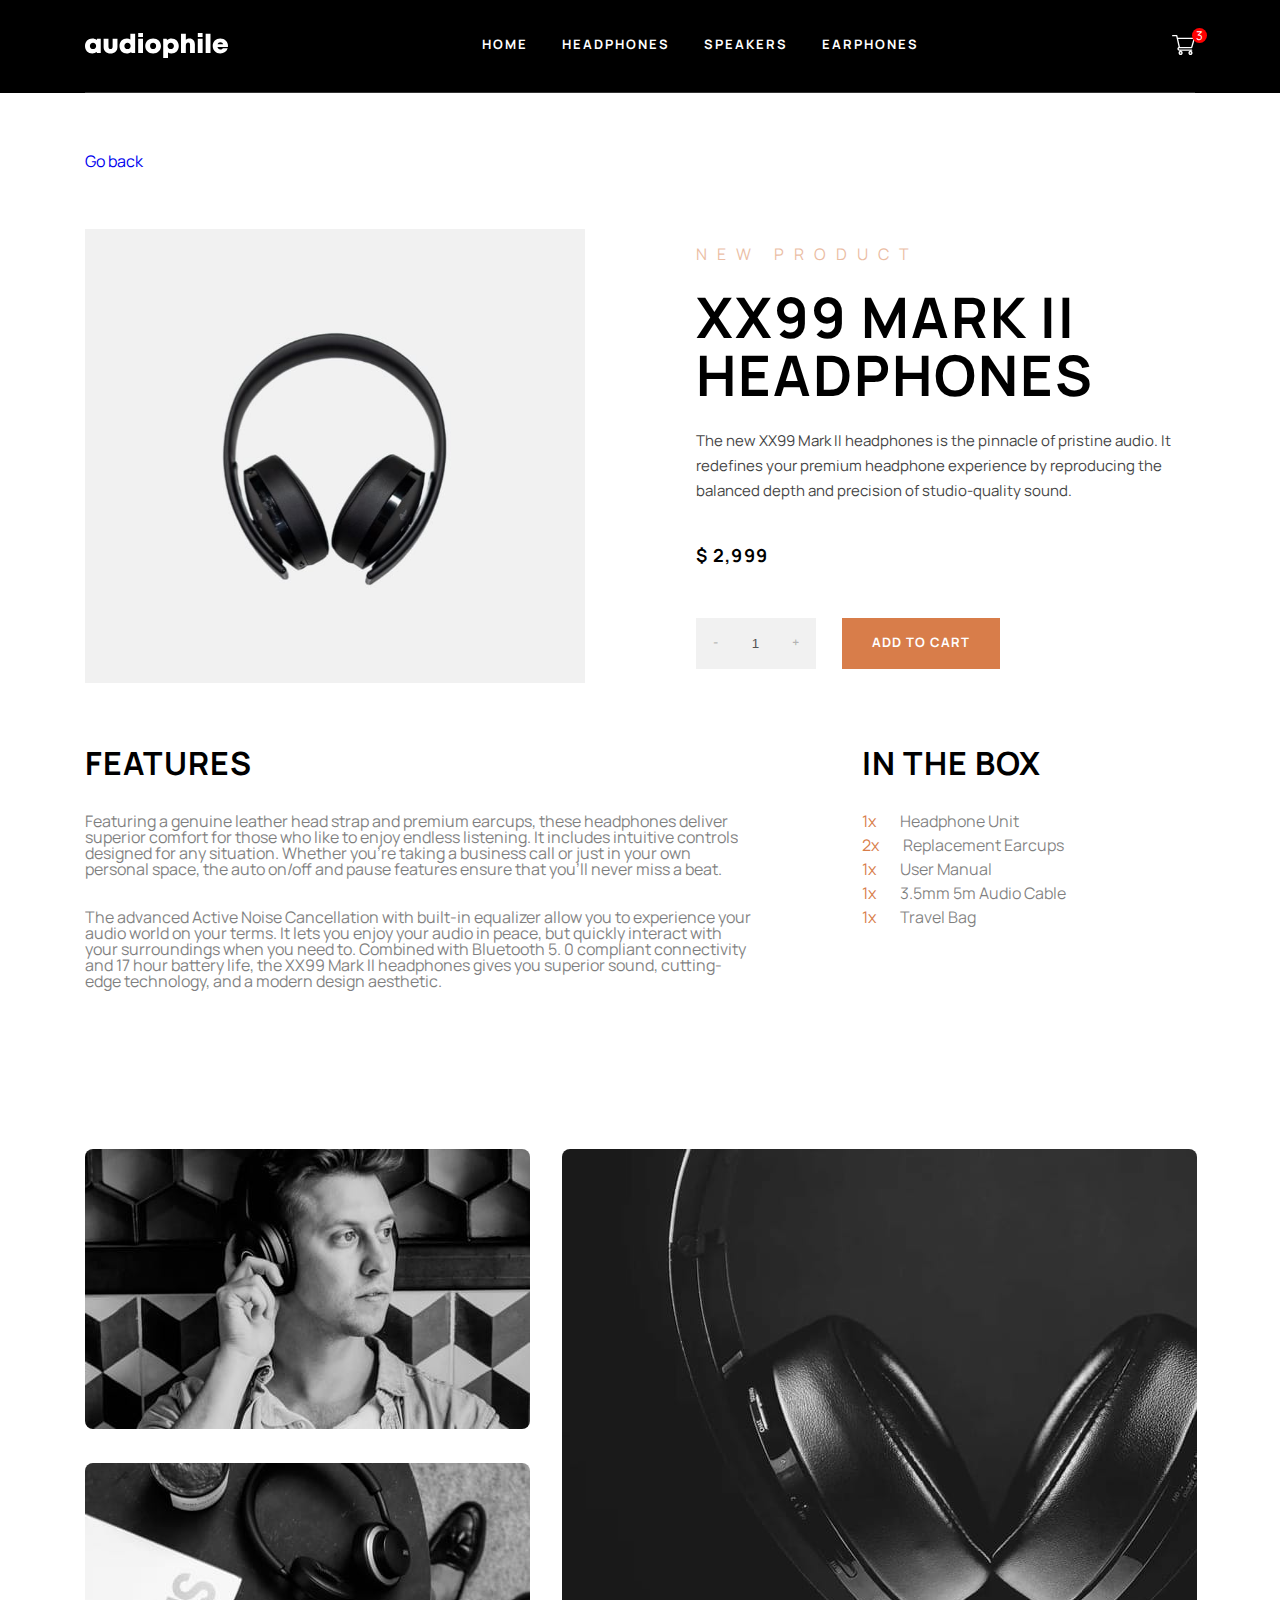
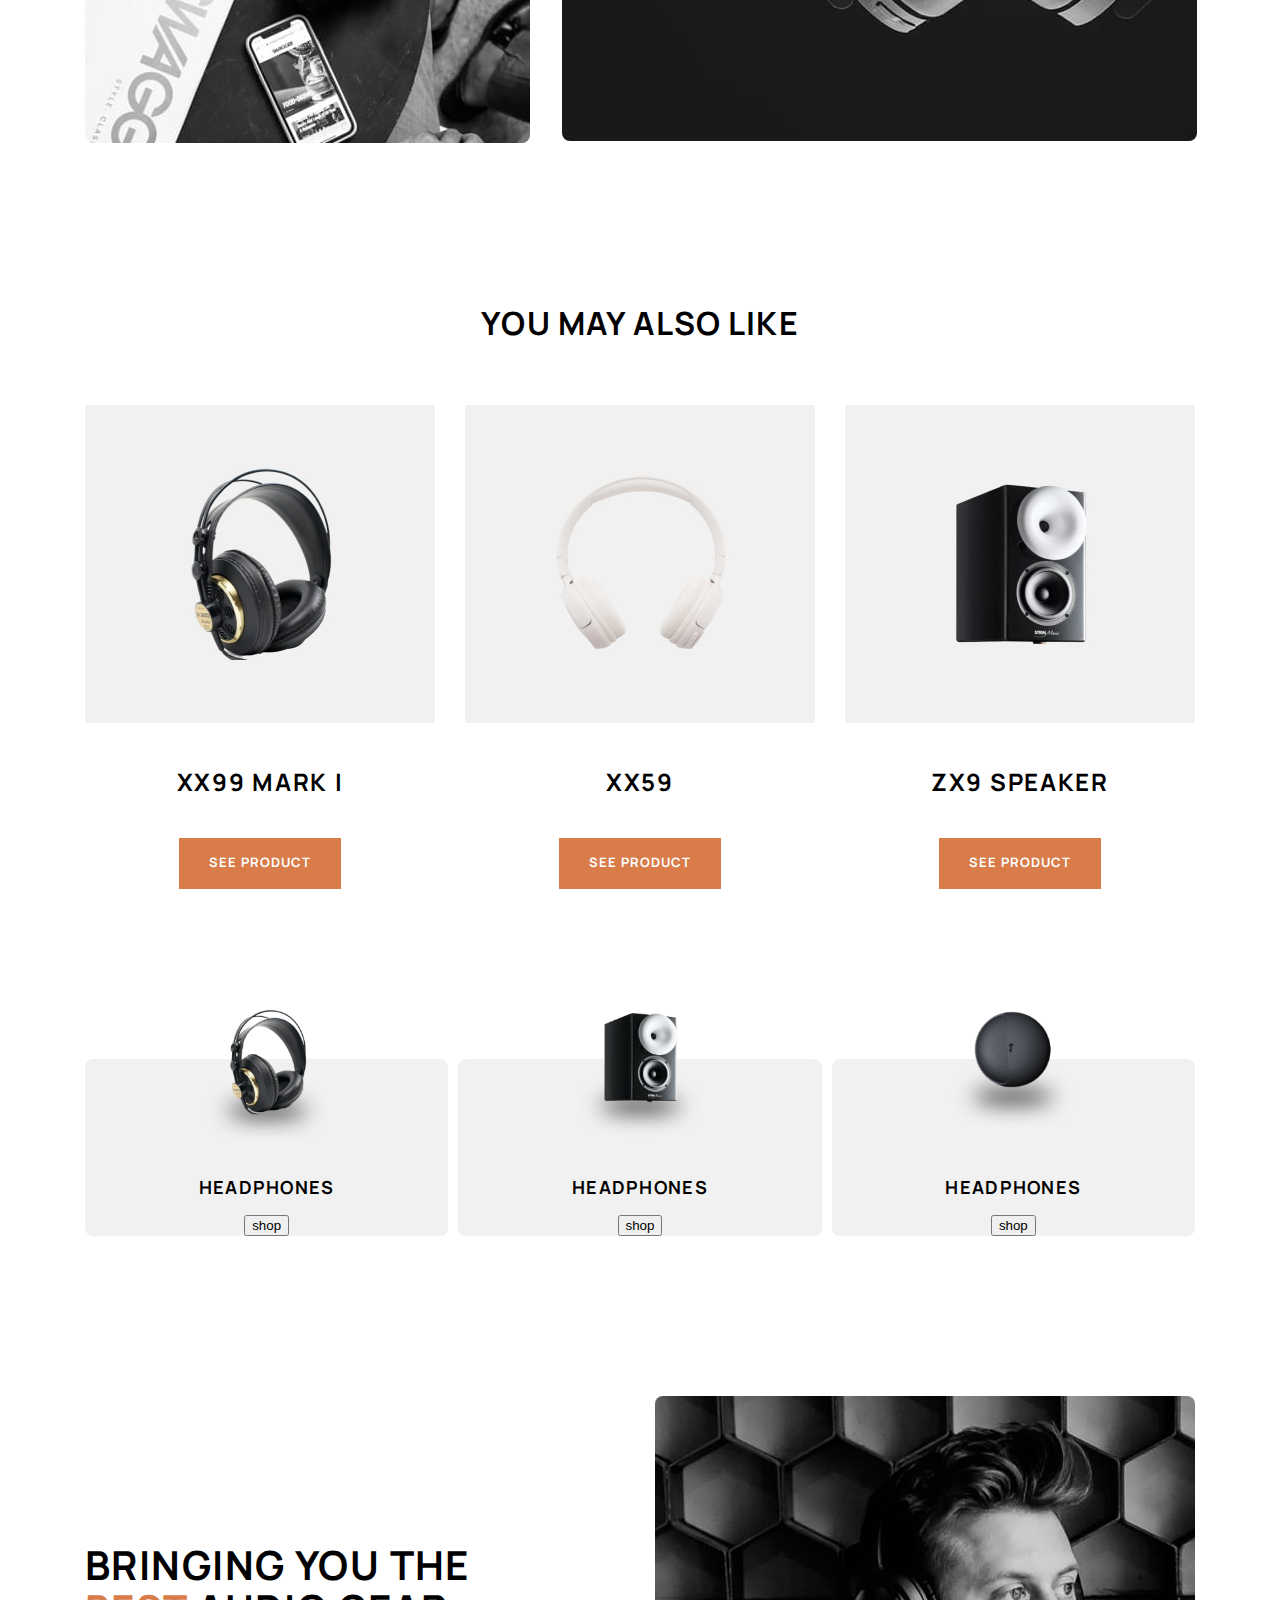
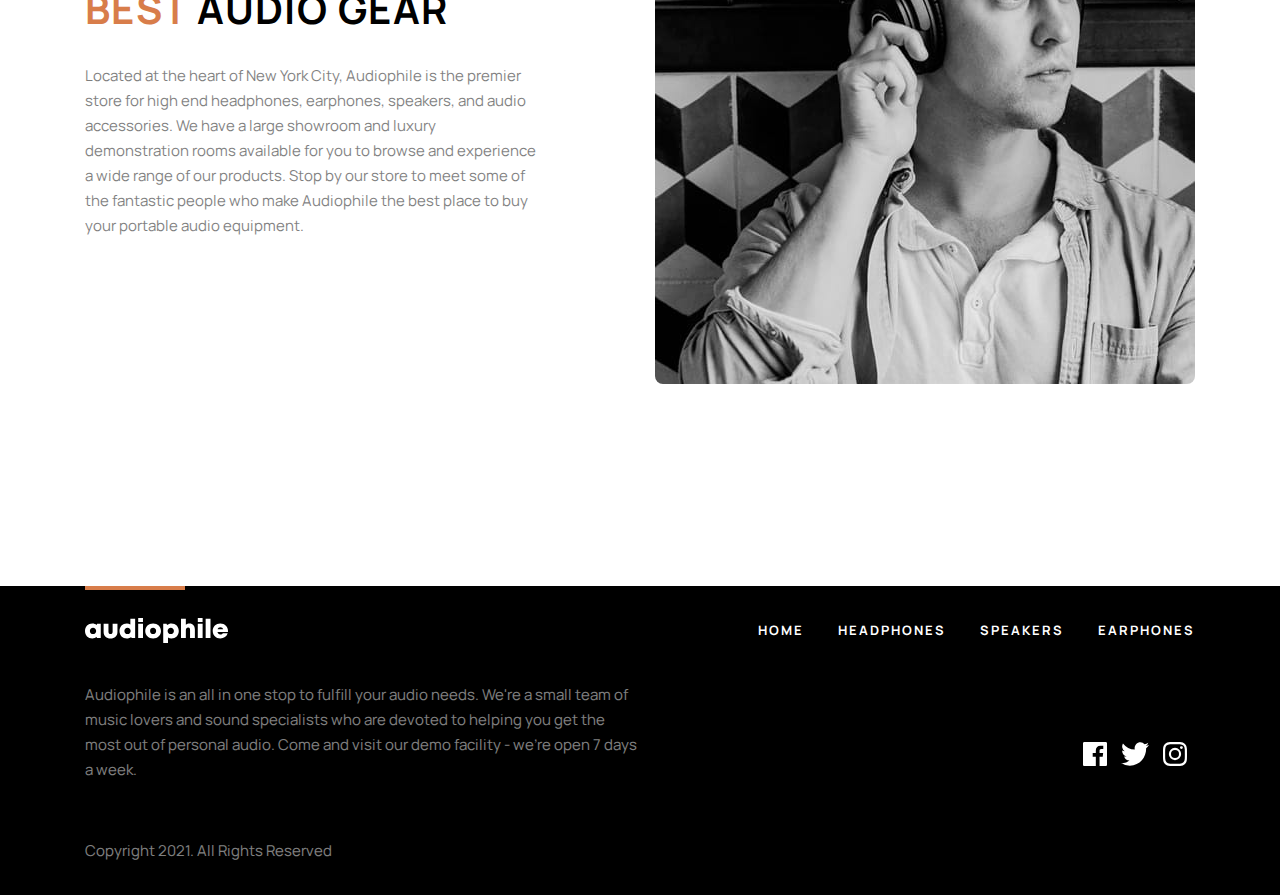
<file: src/pages/headphones-first-detail.html>
<!DOCTYPE html>
<html lang="en">
  <head>
    <meta charset="UTF-8" />
    <meta http-equiv="X-UA-Compatible" content="IE=edge" />
    <meta name="viewport" content="width=device-width, initial-scale=1.0" />
    <title>Audiophile</title>
    <link rel="stylesheet" href="../../assets/css/global.css" />
  </head>
  <body>
    <header id="categories-header">
      <div class="container">
        <div class="logo">
          <div class="burger-menu" id="burger-menu">
            <img src="../../assets/images/home/tablet/icon-burger-menu.svg" alt="burger-menu">
          </div>
          <a href="../../index.html">
            <img src="../../assets/images/shared/desktop/logo.svg" alt="logo" />
          </a>
        </div>
        <nav>
          <ul>
            <li>
              <a href="../../index.html">home</a>
            </li>
            <li>
              <a href="headphones.html">headphones</a>
            </li>
            <li>
              <a href="speakers.html">speakers</a>
            </li>
            <li>
              <a href="earphones.html">earphones</a>
            </li>
          </ul>
        </nav>
        <div class="cart" id="cart">
          <a href="#" data-items-count="3">
            <img
              src="../../assets/images/shared/desktop/icon-cart.svg"
              alt="cart"
            />
          </a>
        </div>
      </div>
    </header>
    <main>
      <div id="myModal" class="modal hidden">
        <div class="container">
          <div class="modal-content" id="modal-content">
            <div class="cart-title">
              <h2>cart (3)</h2>
              <p>remove all</p>
            </div>
            <div class="product-list">
              <div class="product">
                <img
                  src="../../assets/images/cart/image-xx99-mark-two-headphones.jpg"
                  alt="speaker"
                />
                <div class="info">
                  <div class="title">
                    <p class="product-title">XX99 MK II</p>
                  </div>
                  <div class="price">
                    <span>2,999</span>
                  </div>
                </div>
                <div class="count">
                  <button id="minus">-</button>
                  <input type="number" id="count" value="1" disabled min="1" />
                  <button id="plus">+</button>
                </div>
              </div>
              <div class="product">
                <img
                  src="../../assets/images/cart/image-xx99-mark-two-headphones.jpg"
                  alt="speaker"
                />
                <div class="info">
                  <div class="title">
                    <p class="product-title">XX99 MK II</p>
                  </div>
                  <div class="price">
                    <span>2,999</span>
                  </div>
                </div>
                <div class="count">
                  <button id="minus">-</button>
                  <input type="number" id="count" value="1" disabled min="1" />
                  <button id="plus">+</button>
                </div>
              </div>
              <div class="product">
                <img
                  src="../../assets/images/cart/image-xx99-mark-two-headphones.jpg"
                  alt="speaker"
                />
                <div class="info">
                  <div class="title">
                    <p class="product-title">XX99 MK II</p>
                  </div>
                  <div class="price">
                    <span>2,999</span>
                  </div>
                </div>
                <div class="count">
                  <button id="minus">-</button>
                  <input type="number" id="count" value="1" disabled min="1" />
                  <button id="plus">+</button>
                </div>
              </div>
            </div>
            <div class="total">
              <h3>total</h3>
              <div class="price">
                <span>5,396</span>
              </div>
            </div>
            <button type="button" onclick="location.href='checkout.html'">
              checkout
            </button>
          </div>
        </div>
      </div>
      <div id="products-modal" class="modal hidden">
        <div class="container">
          <a href="#"
            ><div>
              <img
                src="../../assets/images/shared/desktop/image-category-thumbnail-headphones.png"
                alt="headphones"
              />
              <h2>headphones</h2>
              <button><span>shop</span></button>
            </div></a
          >
          <a href="#"
            ><div>
              <img
                src="../../assets/images/shared/desktop/image-category-thumbnail-speakers.png"
                alt="headphones"
              />
              <h2>headphones</h2>
              <button><span>shop</span></button>
            </div></a
          >
          <a href="#"
            ><div>
              <img
                src="../../assets/images/shared/desktop/image-category-thumbnail-earphones.png"
                alt="headphones"
              />
              <h2>headphones</h2>
              <button><span>shop</span></button>
            </div></a
          >
        </div>
      </div>
      <section class="go-back">
        <div class="container">
          <a href="headphones.html">Go back</a>
        </div>
      </section>
      <section class="headphones-first headphones-first-detail">
        <div class="container">
          <div class="img-container">
            <img
              src="../../assets/images/shared/desktop/image-xx99-mark-two-headphones.jpg"
              alt="gear"
            />
          </div>
          <div class="text-container">
            <div class="text-content">
              <h3>new product</h3>
              <h1>XX99 Mark II HeadphoneS</h1>
              <p>
                The new XX99 Mark II headphones is the pinnacle of pristine
                audio. It redefines your premium headphone experience by
                reproducing the balanced depth and precision of studio-quality
                sound.
              </p>
              <div class="price">
                <span>2,999</span>
              </div>
              <div class="buttons">
                <div class="count">
                  <button id="minus">-</button>
                  <input type="number" id="count" value="1" disabled min="1" />
                  <button id="plus">+</button>
                </div>
                <button
                  type="button"
                  onclick="location.href='../../index.html'"
                >
                  add to cart
                </button>
              </div>
            </div>
          </div>
        </div>
      </section>
      <section class="features">
        <div class="container">
          <div id="features">
            <h2>features</h2>
            <p>
              Featuring a genuine leather head strap and premium earcups, these
              headphones deliver superior comfort for those who like to enjoy
              endless listening. It includes intuitive controls designed for any
              situation. Whether you’re taking a business call or just in your
              own personal space, the auto on/off and pause features ensure that
              you’ll never miss a beat.
            </p>
            <p>
              The advanced Active Noise Cancellation with built-in equalizer
              allow you to experience your audio world on your terms. It lets
              you enjoy your audio in peace, but quickly interact with your
              surroundings when you need to. Combined with Bluetooth 5. 0
              compliant connectivity and 17 hour battery life, the XX99 Mark II
              headphones gives you superior sound, cutting-edge technology, and
              a modern design aesthetic.
            </p>
          </div>
          <div id="in-the-box">
            <h2>in the box</h2>
            <ul>
              <li><span>1x</span>Headphone Unit</li>
              <li><span>2x</span>Replacement Earcups</li>
              <li><span>1x</span>User Manual</li>
              <li><span>1x</span>3.5mm 5m Audio Cable</li>
              <li><span>1x</span>Travel Bag</li>
            </ul>
          </div>
        </div>
      </section>
      <section class="products-gallery">
        <div class="container">
          <div>
            <img
              src="../../assets/images/product-xx99-mark-two-headphones/desktop/image-gallery-1.jpg"
              alt="gear"
            />
          </div>
          <div>
            <img
              src="../../assets/images/product-xx99-mark-two-headphones/desktop/image-gallery-2.jpg"
              alt="gear"
            />
          </div>
          <div id="third">
            <img
              src="../../assets/images/product-xx99-mark-two-headphones/desktop/image-gallery-3.jpg"
              alt="gear"
            />
          </div>
        </div>
      </section>
      <section class="also-like">
        <h2>you may also like</h2>
        <div class="container">
          <div class="product-container">
            <div class="image-container">
              <img
                src="../../assets/images/shared/desktop/image-xx99-mark-one-headphones.jpg"
                alt="headphones"
              />
            </div>

            <h2>XX99 MARK I</h2>
            <button type="button" onclick="location.href='headphones-first-detail.html'">see product</button>
          </div>
          <div  class="product-container">
            <div class="image-container">
              <img
                src="../../assets/images/shared/desktop/image-xx59-headphones.jpg"
                alt="headphones"
              />
            </div>

            <h2>XX59</h2>
            <button type="button" onclick="location.href='headphones-second-detail.html'">see product</button>
          </div>
          <div  class="product-container">
            <div class="image-container">
              <img
                src="../../assets/images/shared/desktop/image-zx9-speaker.jpg"
                alt="headphones"
              />
            </div>

            <h2>ZX9 SPEAKER</h2>
            <button type="button" onclick="location.href='speaker-first-detail.html'">see product</button>
          </div>
        </div>
      </section>
      <section class="products">
        <div class="container">
          <a href="#"
            ><div>
              <img
                src="../../assets/images/shared/desktop/image-category-thumbnail-headphones.png"
                alt="headphones"
              />
              <h2>headphones</h2>
              <button><span>shop</span></button>
            </div></a
          >
          <a href="#"
            ><div>
              <img
                src="../../assets/images/shared/desktop/image-category-thumbnail-speakers.png"
                alt="headphones"
              />
              <h2>headphones</h2>
              <button><span>shop</span></button>
            </div></a
          >
          <a href="#"
            ><div>
              <img
                src="../../assets/images/shared/desktop/image-category-thumbnail-earphones.png"
                alt="headphones"
              />
              <h2>headphones</h2>
              <button><span>shop</span></button>
            </div></a
          >
        </div>
      </section>
      <section class="audio-gear categories-audio-gear">
        <div class="container">
          <div class="text-container">
            <div class="text-content">
              <h2>Bringing you the <strong>best</strong> audio gear</h2>
              <p>
                Located at the heart of New York City, Audiophile is the premier
                store for high end headphones, earphones, speakers, and audio
                accessories. We have a large showroom and luxury demonstration
                rooms available for you to browse and experience a wide range of
                our products. Stop by our store to meet some of the fantastic
                people who make Audiophile the best place to buy your portable
                audio equipment.
              </p>
            </div>
          </div>
          <div class="img-container">
            <img
              src="../../assets/images/shared/desktop/image-best-gear.jpg"
              alt="gear"
            />
          </div>
        </div>
      </section>
    </main>

    <footer>
      <div class="container">
        <div class="rect"></div>
        <div class="navigation">
          <div class="logo">
            <a href="index.html">
              <img
                src="../../assets/images/shared/desktop/logo.svg"
                alt="logo"
              />
            </a>
          </div>
          <nav>
            <ul>
              <li>
                <a href="../../index.html">home</a>
              </li>
              <li>
                <a href="headphones.html">headphones</a>
              </li>
              <li>
                <a href="speakers.html">speakers</a>
              </li>
              <li>
                <a href="earphones.html">earphones</a>
              </li>
            </ul>
          </nav>
        </div>
        <div class="info">
          <div class="about">
            <p class="about-text">
              Audiophile is an all in one stop to fulfill your audio needs.
              We're a small team of music lovers and sound specialists who are
              devoted to helping you get the most out of personal audio. Come
              and visit our demo facility - we’re open 7 days a week.
            </p>
            <p class="copyright">Copyright 2021. All Rights Reserved</p>
          </div>
          <div class="social">
            <a href=""
              ><img
                src="../../assets/images/shared/desktop/icon-facebook.svg"
                alt="icon-facebook"
            /></a>
            <a href=""
              ><img
                src="../../assets/images/shared/desktop/icon-twitter.svg"
                alt="icon-twitter"
            /></a>
            <a href=""
              ><img
                src="../../assets/images/shared/desktop/icon-instagram.svg"
                alt="icon-instagram"
            /></a>
          </div>
        </div>
      </div>
    </footer>
    <script src="../js/script.js"></script>
  </body>
</html>
</file>
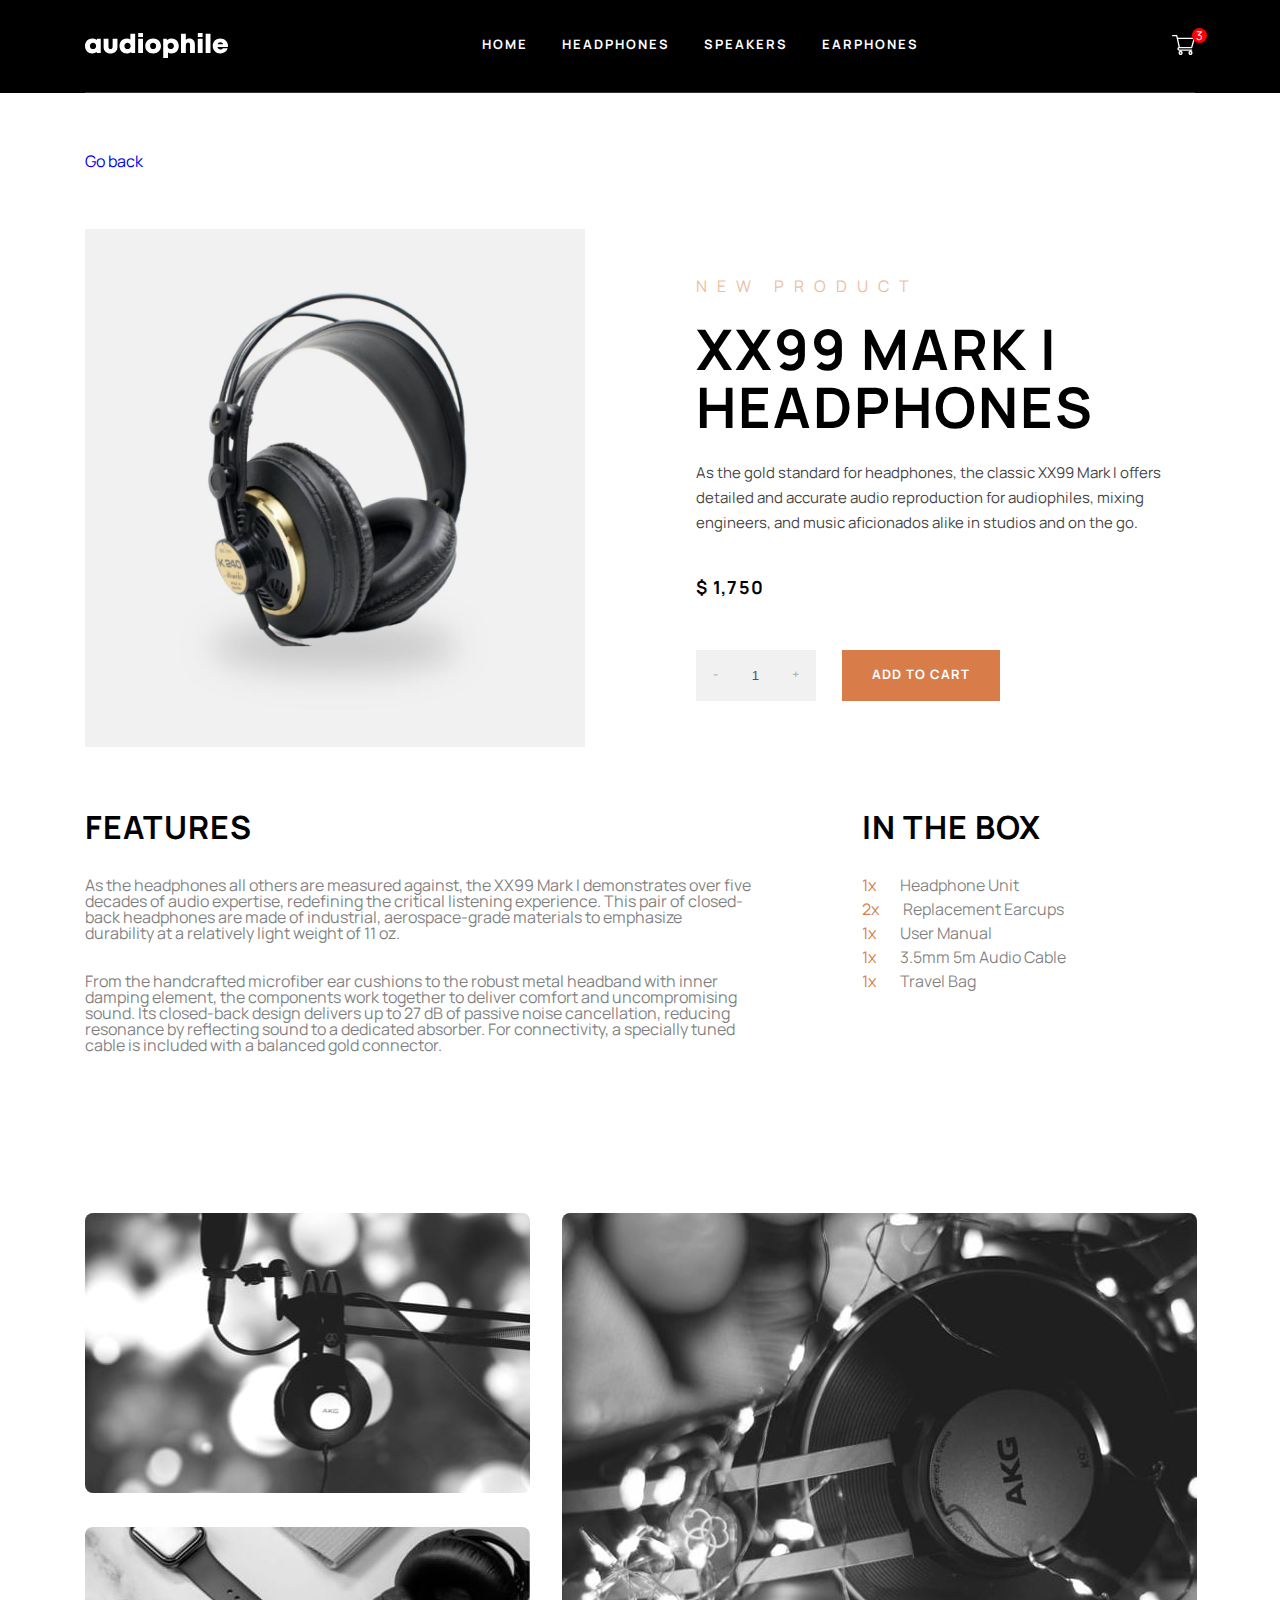
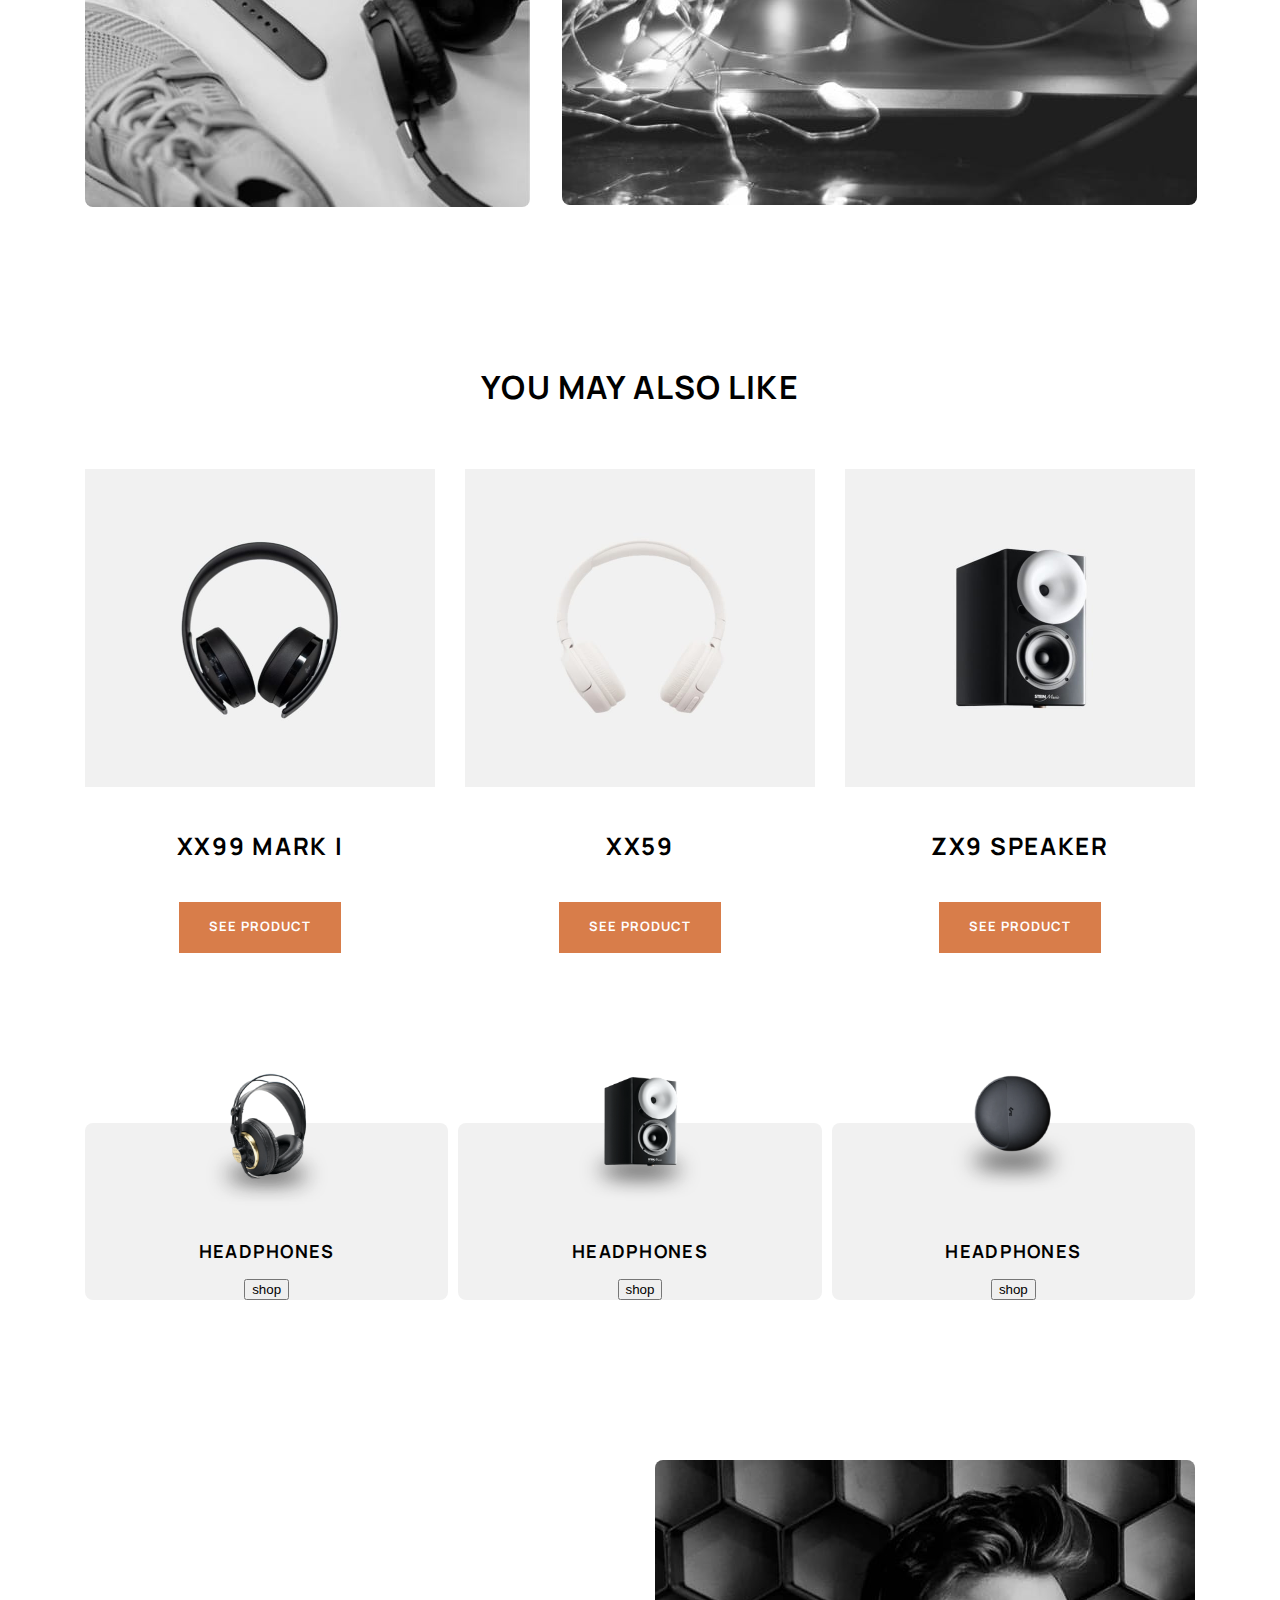
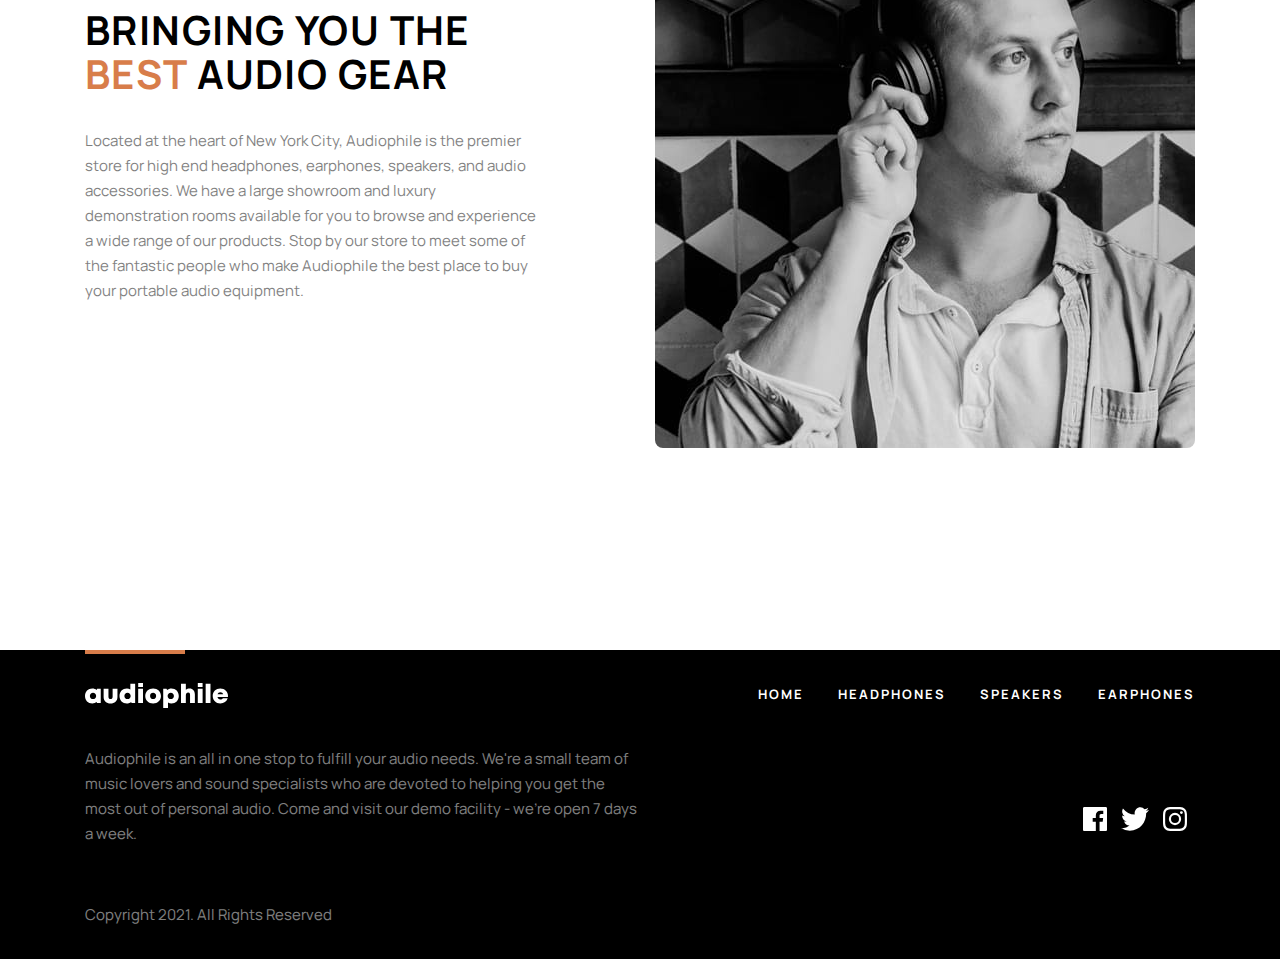
<file: src/pages/headphones-second-detail.html>
<!DOCTYPE html>
<html lang="en">
  <head>
    <meta charset="UTF-8" />
    <meta http-equiv="X-UA-Compatible" content="IE=edge" />
    <meta name="viewport" content="width=device-width, initial-scale=1.0" />
    <title>Audiophile</title>
    <link rel="stylesheet" href="../../assets/css/global.css" />
  </head>
  <body>
    <header id="categories-header">
      <div class="container">
        <div class="logo">
          <div class="burger-menu" id="burger-menu">
            <img src="../../assets/images/home/tablet/icon-burger-menu.svg" alt="burger-menu">
          </div>
          <a href="../../index.html">
            <img src="../../assets/images/shared/desktop/logo.svg" alt="logo" />
          </a>
        </div>
        <nav>
          <ul>
            <li>
              <a href="../../index.html">home</a>
            </li>
            <li>
              <a href="headphones.html">headphones</a>
            </li>
            <li>
              <a href="speakers.html">speakers</a>
            </li>
            <li>
              <a href="earphones.html">earphones</a>
            </li>
          </ul>
        </nav>
        <div class="cart" id="cart">
          <a href="#" data-items-count="3">
            <img
              src="../../assets/images/shared/desktop/icon-cart.svg"
              alt="cart"
            />
          </a>
        </div>
      </div>
    </header>
    <main>
      <div id="myModal" class="modal hidden">
        <div class="container">
          <div class="modal-content" id="modal-content">
            <div class="cart-title">
              <h2>cart (3)</h2>
              <p>remove all</p>
            </div>
            <div class="product-list">
              <div class="product">
                <img
                  src="../../assets/images/cart/image-xx99-mark-two-headphones.jpg"
                  alt="speaker"
                />
                <div class="info">
                  <div class="title">
                    <p class="product-title">XX99 MK II</p>
                  </div>
                  <div class="price">
                    <span>2,999</span>
                  </div>
                </div>
                <div class="count">
                  <button id="minus">-</button>
                  <input type="number" id="count" value="1" disabled min="1" />
                  <button id="plus">+</button>
                </div>
              </div>
              <div class="product">
                <img
                  src="../../assets/images/cart/image-xx99-mark-two-headphones.jpg"
                  alt="speaker"
                />
                <div class="info">
                  <div class="title">
                    <p class="product-title">XX99 MK II</p>
                  </div>
                  <div class="price">
                    <span>2,999</span>
                  </div>
                </div>
                <div class="count">
                  <button id="minus">-</button>
                  <input type="number" id="count" value="1" disabled min="1" />
                  <button id="plus">+</button>
                </div>
              </div>
              <div class="product">
                <img
                  src="../../assets/images/cart/image-xx99-mark-two-headphones.jpg"
                  alt="speaker"
                />
                <div class="info">
                  <div class="title">
                    <p class="product-title">XX99 MK II</p>
                  </div>
                  <div class="price">
                    <span>2,999</span>
                  </div>
                </div>
                <div class="count">
                  <button id="minus">-</button>
                  <input type="number" id="count" value="1" disabled min="1" />
                  <button id="plus">+</button>
                </div>
              </div>
            </div>
            <div class="total">
              <h3>total</h3>
              <div class="price">
                <span>5,396</span>
              </div>
            </div>
            <button type="button" onclick="location.href='checkout.html'">
              checkout
            </button>
          </div>
        </div>
      </div>
      <div id="products-modal" class="modal hidden">
        <div class="container">
          <a href="#"
            ><div>
              <img
                src="../../assets/images/shared/desktop/image-category-thumbnail-headphones.png"
                alt="headphones"
              />
              <h2>headphones</h2>
              <button><span>shop</span></button>
            </div></a
          >
          <a href="#"
            ><div>
              <img
                src="../../assets/images/shared/desktop/image-category-thumbnail-speakers.png"
                alt="headphones"
              />
              <h2>headphones</h2>
              <button><span>shop</span></button>
            </div></a
          >
          <a href="#"
            ><div>
              <img
                src="../../assets/images/shared/desktop/image-category-thumbnail-earphones.png"
                alt="headphones"
              />
              <h2>headphones</h2>
              <button><span>shop</span></button>
            </div></a
          >
        </div>
      </div>
      <section class="go-back">
        <div class="container">
          <a href="headphones.html">Go back</a>
        </div>
      </section>
      <section class="headphones-first headphones-first-detail">
        <div class="container">
          <div class="img-container">
            <img
              src="../../assets/images/product-xx99-mark-one-headphones/desktop/image-category-page-preview.jpg"
              alt="gear"
            />
          </div>
          <div class="text-container">
            <div class="text-content">
              <h3>new product</h3>
              <h1>XX99 Mark I
                Headphones</h1>
              <p>
                As the gold standard for headphones, the classic XX99 Mark I offers detailed and accurate audio reproduction for audiophiles, mixing engineers, and music aficionados alike in studios and on the go. 
              </p>
              <div class="price">
                <span>1,750</span>
              </div>
              <div class="buttons">
                <div class="count">
                  <button id="minus">-</button>
                  <input type="number" id="count" value="1" disabled min="1" />
                  <button id="plus">+</button>
                </div>
                <button
                  type="button"
                  onclick="location.href='../../index.html'"
                >
                  add to cart
                </button>
              </div>
            </div>
          </div>
        </div>
      </section>
      <section class="features">
        <div class="container">
          <div id="features">
            <h2>features</h2>
            <p>
                As the headphones all others are measured against, the XX99 Mark I demonstrates over five decades of audio expertise, redefining the critical listening experience. This pair of closed-back headphones are made of industrial, aerospace-grade materials to emphasize durability at a relatively light weight of 11 oz.
            </p>
            <p>
                From the handcrafted microfiber ear cushions to the robust metal headband with inner damping element, the components work together to deliver comfort and uncompromising sound. Its closed-back design delivers up to 27 dB of passive noise cancellation, reducing resonance by reflecting sound to a dedicated absorber. For connectivity, a specially tuned cable is included with a balanced gold connector.
            </p>
          </div>
          <div id="in-the-box">
            <h2>in the box</h2>
            <ul>
              <li><span>1x</span>Headphone Unit</li>
              <li><span>2x</span>Replacement Earcups</li>
              <li><span>1x</span>User Manual</li>
              <li><span>1x</span>3.5mm 5m Audio Cable</li>
              <li><span>1x</span>Travel Bag</li>
            </ul>
          </div>
        </div>
      </section>
      <section class="products-gallery">
        <div class="container">
          <div>
            <img
              src="../../assets/images/product-xx99-mark-one-headphones/desktop/image-gallery-1.jpg"
              alt="gear"
            />
          </div>
          <div>
            <img
              src="../../assets/images/product-xx99-mark-one-headphones/desktop/image-gallery-2.jpg"
              alt="gear"
            />
          </div>
          <div id="third">
            <img
              src="../../assets/images/product-xx99-mark-one-headphones/desktop/image-gallery-3.jpg"
              alt="gear"
            />
          </div>
        </div>
      </section>
      <section class="also-like">
        <h2>you may also like</h2>
        <div class="container">
          <div class="product-container">
            <div class="image-container">
              <img
                src="../../assets/images/shared/desktop/image-xx99-mark-two-headphones.jpg"
                alt="headphones"
              />
            </div>

            <h2>XX99 MARK I</h2>
            <button type="button" onclick="location.href='headphones-first-detail.html'">see product</button>
          </div>
          <div  class="product-container">
            <div class="image-container">
              <img
                src="../../assets/images/shared/desktop/image-xx59-headphones.jpg"
                alt="headphones"
              />
            </div>

            <h2>XX59</h2>
            <button type="button" onclick="location.href='headphones-third-detail.html'">see product</button>
          </div>
          <div  class="product-container">
            <div class="image-container">
              <img
                src="../../assets/images/shared/desktop/image-zx9-speaker.jpg"
                alt="headphones"
              />
            </div>

            <h2>ZX9 SPEAKER</h2>
            <button type="button" onclick="location.href='TODO-URL'">see product</button>
          </div>
        </div>
      </section>
      <section class="products">
        <div class="container">
          <a href="#"
            ><div>
              <img
                src="../../assets/images/shared/desktop/image-category-thumbnail-headphones.png"
                alt="headphones"
              />
              <h2>headphones</h2>
              <button><span>shop</span></button>
            </div></a
          >
          <a href="#"
            ><div>
              <img
                src="../../assets/images/shared/desktop/image-category-thumbnail-speakers.png"
                alt="headphones"
              />
              <h2>headphones</h2>
              <button><span>shop</span></button>
            </div></a
          >
          <a href="#"
            ><div>
              <img
                src="../../assets/images/shared/desktop/image-category-thumbnail-earphones.png"
                alt="headphones"
              />
              <h2>headphones</h2>
              <button><span>shop</span></button>
            </div></a
          >
        </div>
      </section>
      <section class="audio-gear categories-audio-gear">
        <div class="container">
          <div class="text-container">
            <div class="text-content">
              <h2>Bringing you the <strong>best</strong> audio gear</h2>
              <p>
                Located at the heart of New York City, Audiophile is the premier
                store for high end headphones, earphones, speakers, and audio
                accessories. We have a large showroom and luxury demonstration
                rooms available for you to browse and experience a wide range of
                our products. Stop by our store to meet some of the fantastic
                people who make Audiophile the best place to buy your portable
                audio equipment.
              </p>
            </div>
          </div>
          <div class="img-container">
            <img
              src="../../assets/images/shared/desktop/image-best-gear.jpg"
              alt="gear"
            />
          </div>
        </div>
      </section>
    </main>

    <footer>
      <div class="container">
        <div class="rect"></div>
        <div class="navigation">
          <div class="logo">
            <a href="index.html">
              <img
                src="../../assets/images/shared/desktop/logo.svg"
                alt="logo"
              />
            </a>
          </div>
          <nav>
            <ul>
              <li>
                <a href="../../index.html">home</a>
              </li>
              <li>
                <a href="headphones.html">headphones</a>
              </li>
              <li>
                <a href="speakers.html">speakers</a>
              </li>
              <li>
                <a href="earphones.html">earphones</a>
              </li>
            </ul>
          </nav>
        </div>
        <div class="info">
          <div class="about">
            <p class="about-text">
              Audiophile is an all in one stop to fulfill your audio needs.
              We're a small team of music lovers and sound specialists who are
              devoted to helping you get the most out of personal audio. Come
              and visit our demo facility - we’re open 7 days a week.
            </p>
            <p class="copyright">Copyright 2021. All Rights Reserved</p>
          </div>
          <div class="social">
            <a href=""
              ><img
                src="../../assets/images/shared/desktop/icon-facebook.svg"
                alt="icon-facebook"
            /></a>
            <a href=""
              ><img
                src="../../assets/images/shared/desktop/icon-twitter.svg"
                alt="icon-twitter"
            /></a>
            <a href=""
              ><img
                src="../../assets/images/shared/desktop/icon-instagram.svg"
                alt="icon-instagram"
            /></a>
          </div>
        </div>
      </div>
    </footer>
    <script src="../js/script.js"></script>
  </body>
</html>
</file>
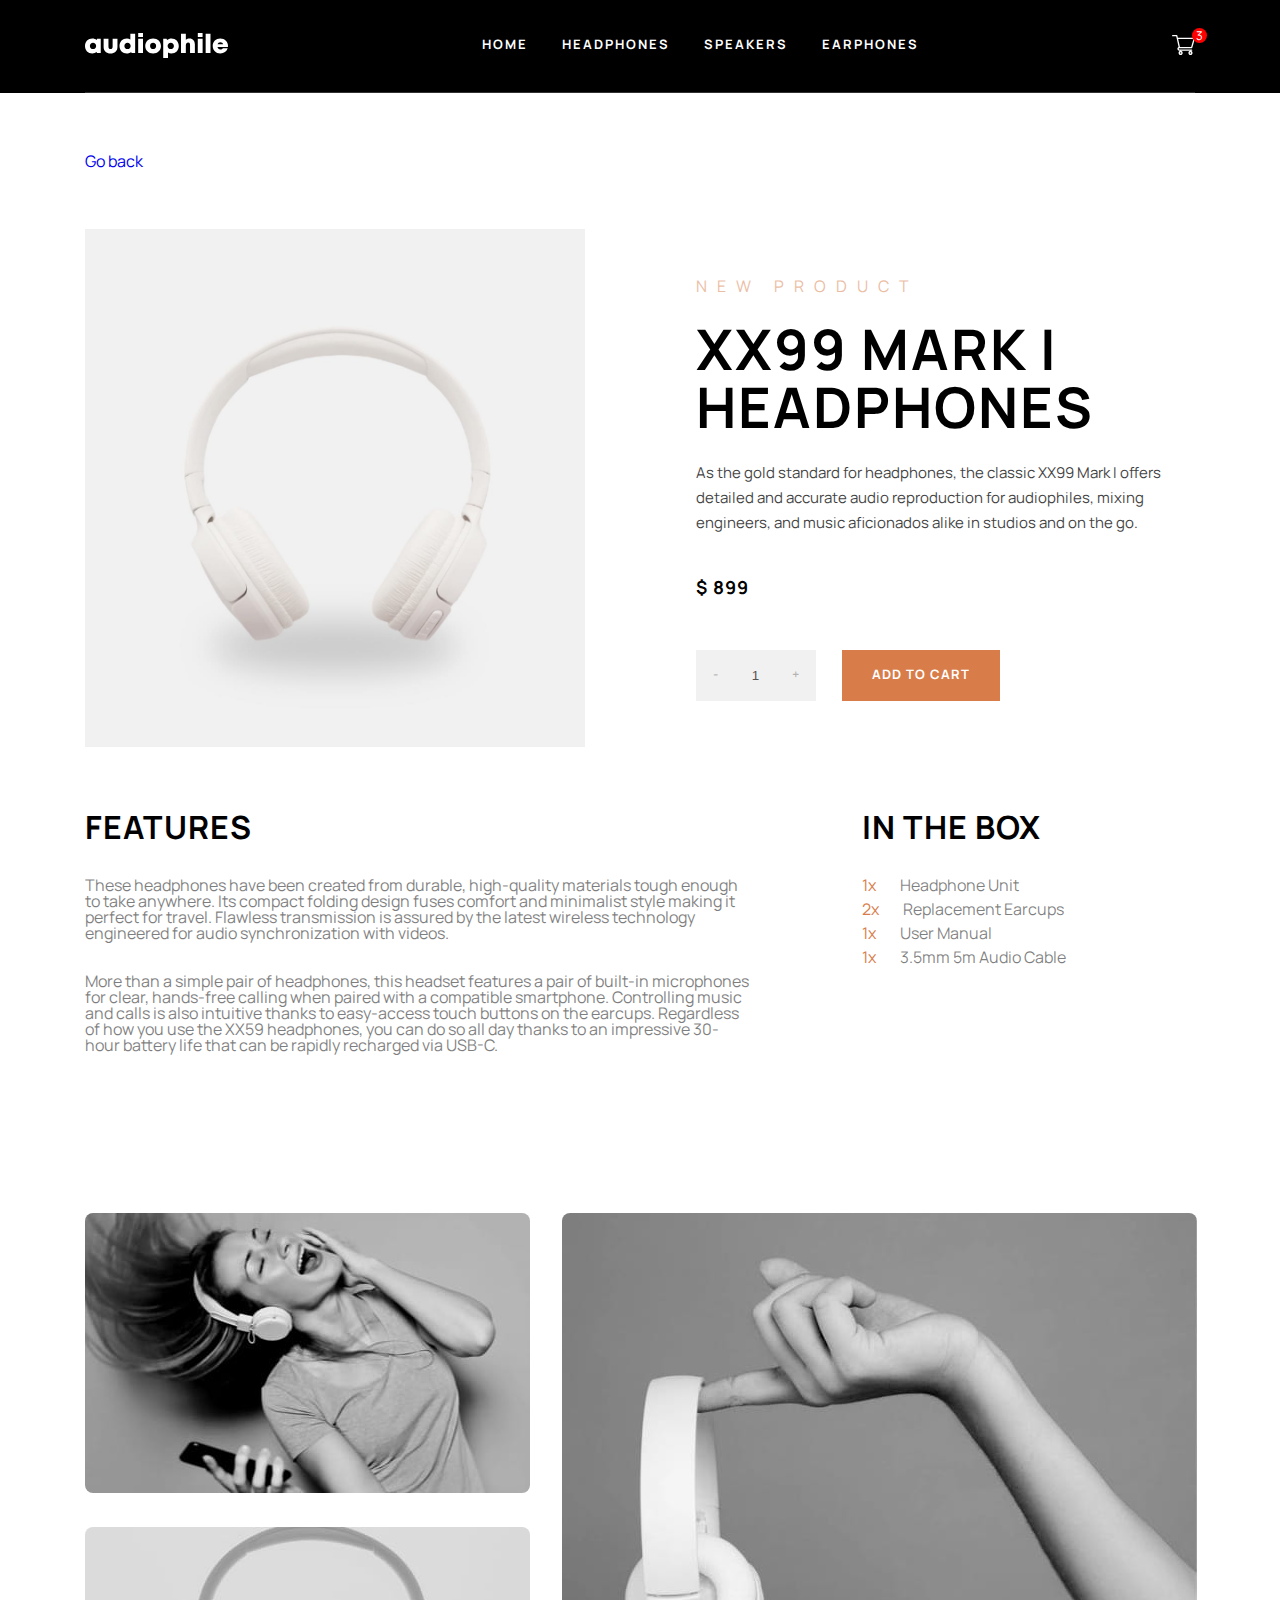
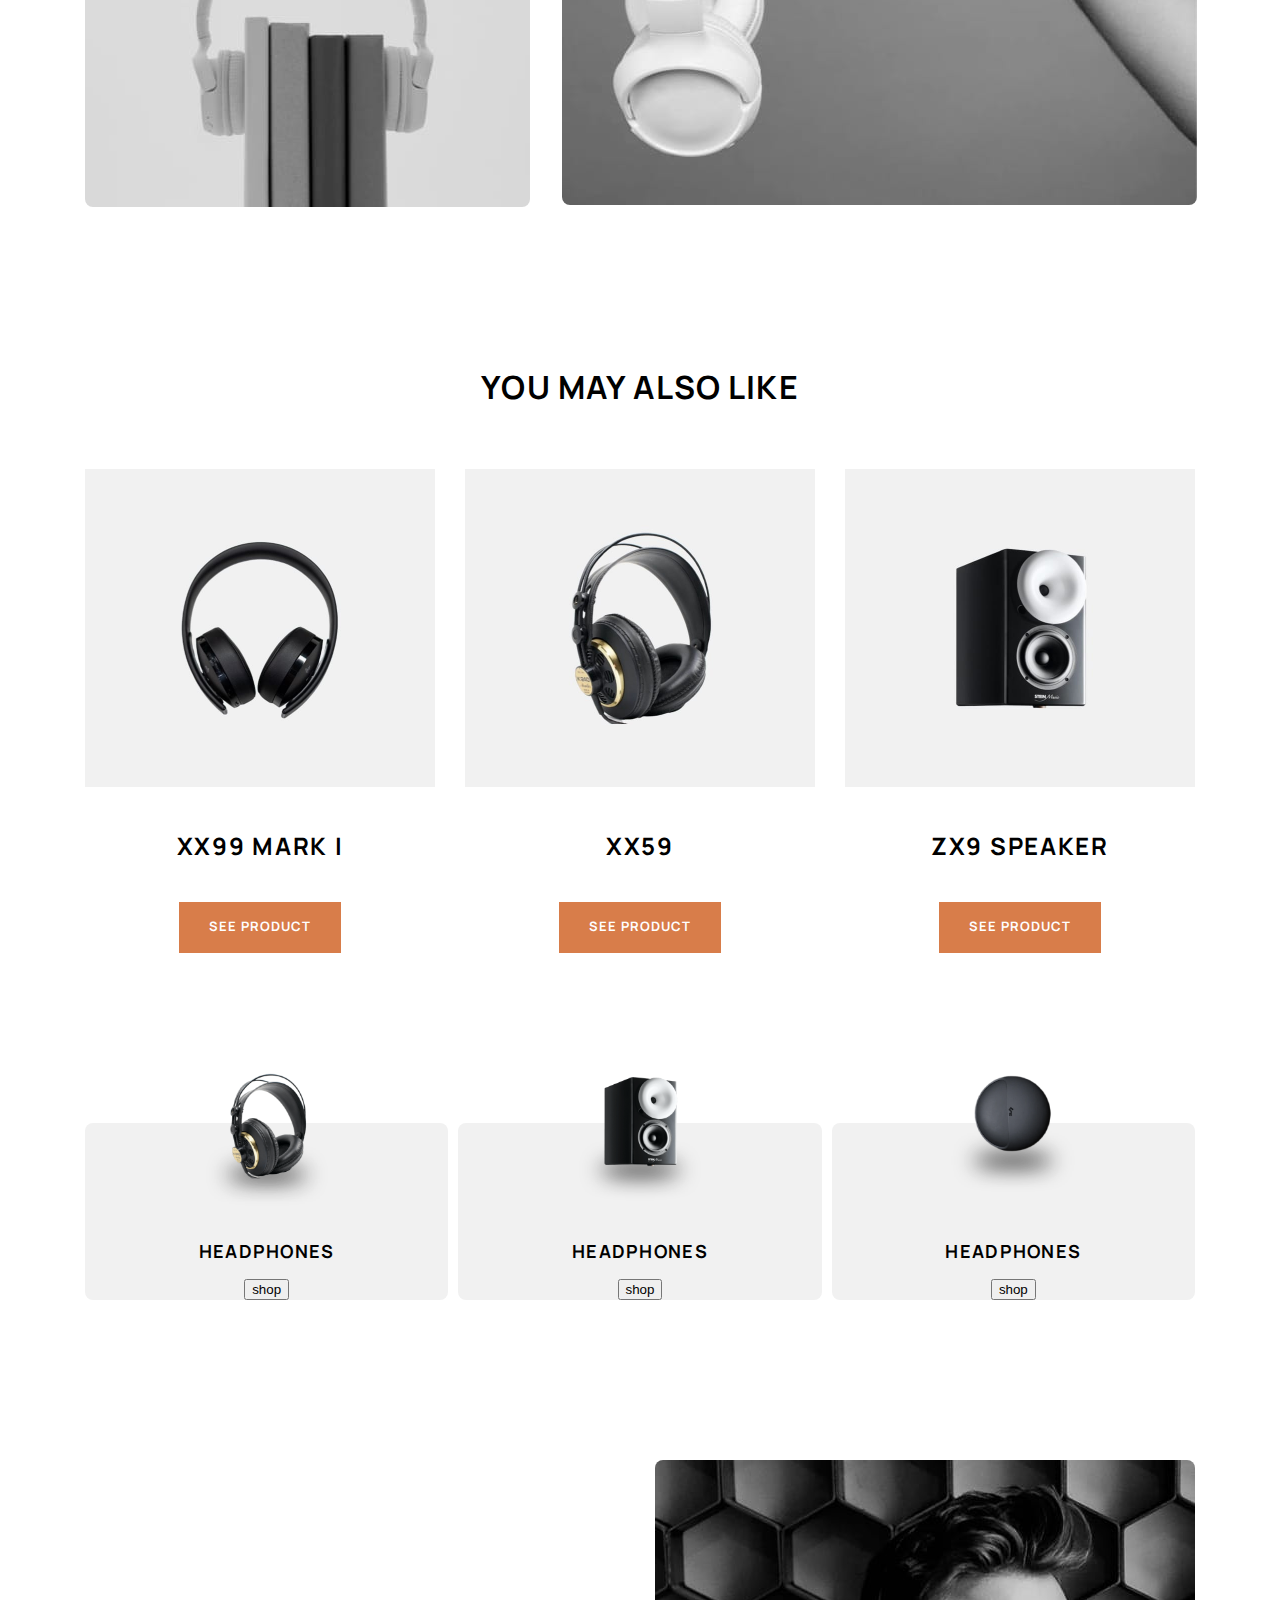
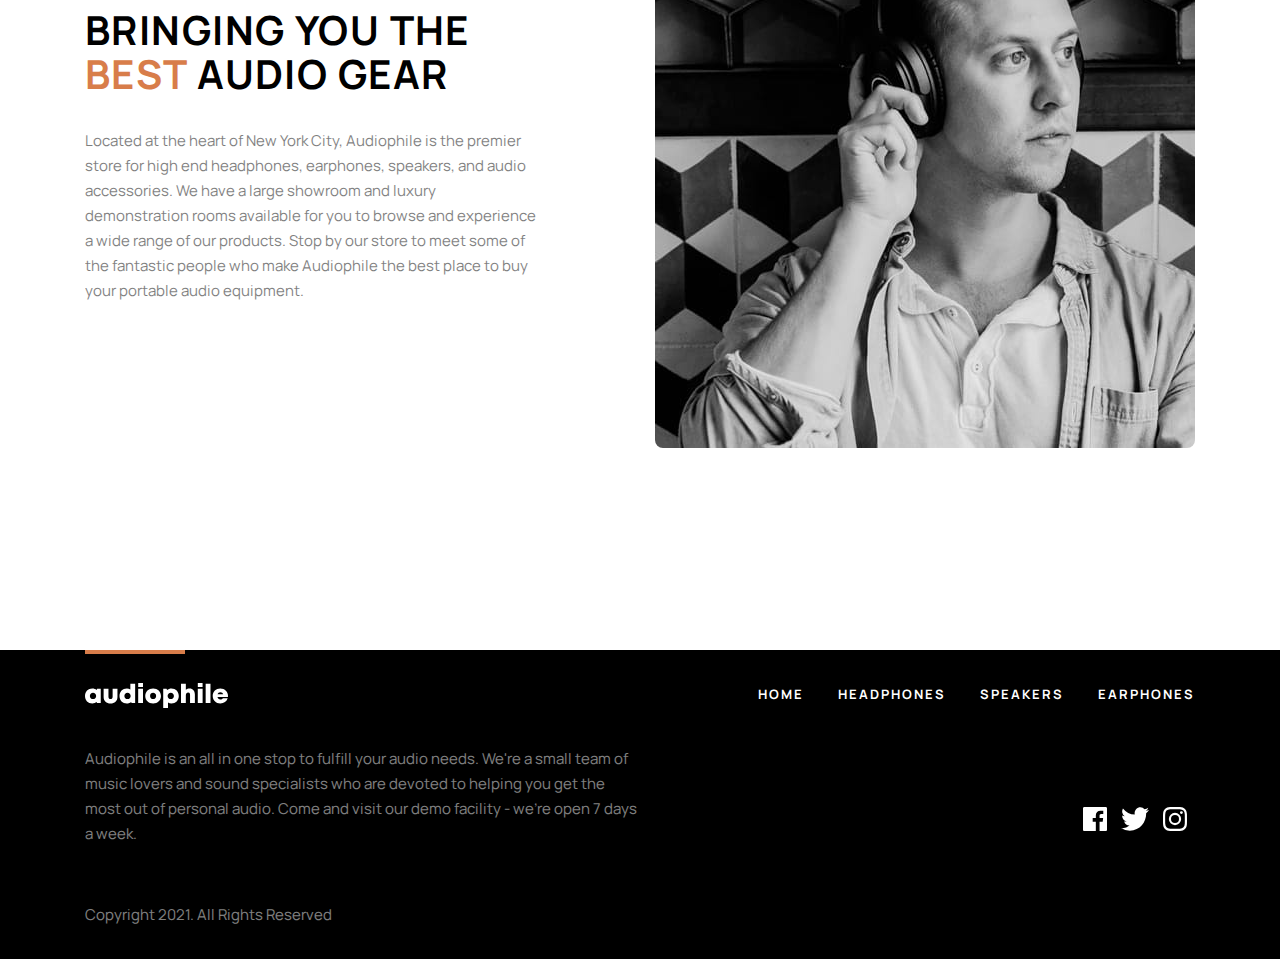
<file: src/pages/headphones-third-detail.html>
<!DOCTYPE html>
<html lang="en">
  <head>
    <meta charset="UTF-8" />
    <meta http-equiv="X-UA-Compatible" content="IE=edge" />
    <meta name="viewport" content="width=device-width, initial-scale=1.0" />
    <title>Audiophile</title>
    <link rel="stylesheet" href="../../assets/css/global.css" />
  </head>
  <body>
    <header id="categories-header">
      <div class="container">
        <div class="logo">
          <div class="burger-menu" id="burger-menu">
            <img src="../../assets/images/home/tablet/icon-burger-menu.svg" alt="burger-menu">
          </div>
          <a href="../../index.html">
            <img src="../../assets/images/shared/desktop/logo.svg" alt="logo" />
          </a>
        </div>
        <nav>
          <ul>
            <li>
              <a href="../../index.html">home</a>
            </li>
            <li>
              <a href="headphones.html">headphones</a>
            </li>
            <li>
              <a href="speakers.html">speakers</a>
            </li>
            <li>
              <a href="earphones.html">earphones</a>
            </li>
          </ul>
        </nav>
        <div class="cart" id="cart">
          <a href="#" data-items-count="3">
            <img
              src="../../assets/images/shared/desktop/icon-cart.svg"
              alt="cart"
            />
          </a>
        </div>
      </div>
    </header>
    <main>
      <div id="myModal" class="modal hidden">
        <div class="container">
          <div class="modal-content" id="modal-content">
            <div class="cart-title">
              <h2>cart (3)</h2>
              <p>remove all</p>
            </div>
            <div class="product-list">
              <div class="product">
                <img
                  src="../../assets/images/cart/image-xx99-mark-two-headphones.jpg"
                  alt="speaker"
                />
                <div class="info">
                  <div class="title">
                    <p class="product-title">XX99 MK II</p>
                  </div>
                  <div class="price">
                    <span>2,999</span>
                  </div>
                </div>
                <div class="count">
                  <button id="minus">-</button>
                  <input type="number" id="count" value="1" disabled min="1" />
                  <button id="plus">+</button>
                </div>
              </div>
              <div class="product">
                <img
                  src="../../assets/images/cart/image-xx99-mark-two-headphones.jpg"
                  alt="speaker"
                />
                <div class="info">
                  <div class="title">
                    <p class="product-title">XX99 MK II</p>
                  </div>
                  <div class="price">
                    <span>2,999</span>
                  </div>
                </div>
                <div class="count">
                  <button id="minus">-</button>
                  <input type="number" id="count" value="1" disabled min="1" />
                  <button id="plus">+</button>
                </div>
              </div>
              <div class="product">
                <img
                  src="../../assets/images/cart/image-xx99-mark-two-headphones.jpg"
                  alt="speaker"
                />
                <div class="info">
                  <div class="title">
                    <p class="product-title">XX99 MK II</p>
                  </div>
                  <div class="price">
                    <span>2,999</span>
                  </div>
                </div>
                <div class="count">
                  <button id="minus">-</button>
                  <input type="number" id="count" value="1" disabled min="1" />
                  <button id="plus">+</button>
                </div>
              </div>
            </div>
            <div class="total">
              <h3>total</h3>
              <div class="price">
                <span>5,396</span>
              </div>
            </div>
            <button type="button" onclick="location.href='checkout.html'">
              checkout
            </button>
          </div>
        </div>
      </div>
      <div id="products-modal" class="modal hidden">
        <div class="container">
          <a href="#"
            ><div>
              <img
                src="../../assets/images/shared/desktop/image-category-thumbnail-headphones.png"
                alt="headphones"
              />
              <h2>headphones</h2>
              <button><span>shop</span></button>
            </div></a
          >
          <a href="#"
            ><div>
              <img
                src="../../assets/images/shared/desktop/image-category-thumbnail-speakers.png"
                alt="headphones"
              />
              <h2>headphones</h2>
              <button><span>shop</span></button>
            </div></a
          >
          <a href="#"
            ><div>
              <img
                src="../../assets/images/shared/desktop/image-category-thumbnail-earphones.png"
                alt="headphones"
              />
              <h2>headphones</h2>
              <button><span>shop</span></button>
            </div></a
          >
        </div>
      </div>
      <section class="go-back">
        <div class="container">
          <a href="headphones.html">Go back</a>
        </div>
      </section>
      <section class="headphones-first headphones-first-detail">
        <div class="container">
          <div class="img-container">
            <img
              src="../../assets/images/product-xx59-headphones/desktop/image-category-page-preview.jpg"
              alt="gear"
            />
          </div>
          <div class="text-container">
            <div class="text-content">
              <h3>new product</h3>
              <h1>XX99 Mark I
                Headphones</h1>
              <p>
                As the gold standard for headphones, the classic XX99 Mark I offers detailed and accurate audio reproduction for audiophiles, mixing engineers, and music aficionados alike in studios and on the go. 
              </p>
              <div class="price">
                <span>899</span>
              </div>
              <div class="buttons">
                <div class="count">
                  <button id="minus">-</button>
                  <input type="number" id="count" value="1" disabled min="1" />
                  <button id="plus">+</button>
                </div>
                <button
                  type="button"
                  onclick="location.href='../../index.html'"
                >
                  add to cart
                </button>
              </div>
            </div>
          </div>
        </div>
      </section>
      <section class="features">
        <div class="container">
          <div id="features">
            <h2>features</h2>
            <p>
                These headphones have been created from durable, high-quality materials tough enough to take anywhere. Its compact folding design fuses comfort and minimalist style making it perfect for travel. Flawless transmission is assured by the latest wireless technology engineered for audio synchronization with videos.
            </p>
            <p>
                More than a simple pair of headphones, this headset features a pair of built-in microphones for clear, hands-free calling when paired with a compatible smartphone. Controlling music and calls is also intuitive thanks to easy-access touch buttons on the earcups. Regardless of how you use the XX59 headphones, you can do so all day thanks to an impressive 30-hour battery life that can be rapidly recharged via USB-C.
            </p>
          </div>
          <div id="in-the-box">
            <h2>in the box</h2>
            <ul>
              <li><span>1x</span>Headphone Unit</li>
              <li><span>2x</span>Replacement Earcups</li>
              <li><span>1x</span>User Manual</li>
              <li><span>1x</span>3.5mm 5m Audio Cable</li>
            </ul>
          </div>
        </div>
      </section>
      <section class="products-gallery">
        <div class="container">
          <div>
            <img
              src="../../assets/images/product-xx59-headphones/desktop/image-gallery-1.jpg"
              alt="gear"
            />
          </div>
          <div>
            <img
              src="../../assets/images/product-xx59-headphones/desktop/image-gallery-2.jpg"
              alt="gear"
            />
          </div>
          <div id="third">
            <img
              src="../../assets/images/product-xx59-headphones/desktop/image-gallery-3.jpg"
              alt="gear"
            />
          </div>
        </div>
      </section>
      <section class="also-like">
          <h2>you may also like</h2>
        <div class="container">
          <div class="product-container">
            <div class="image-container">
              <img
                src="../../assets/images/shared/desktop/image-xx99-mark-two-headphones.jpg"
                alt="headphones"
              />
            </div>

            <h2>XX99 MARK I</h2>
            <button type="button" onclick="location.href='headphones-first-detail.html'">see product</button>
          </div>
          <div  class="product-container">
            <div class="image-container">
              <img
                src="../../assets/images/shared/desktop/image-xx99-mark-one-headphones.jpg"
                alt="headphones"
              />
            </div>

            <h2>XX59</h2>
            <button type="button" onclick="location.href='headphones-second-detail.html'">see product</button>
          </div>
          <div  class="product-container">
            <div class="image-container">
              <img
                src="../../assets/images/shared/desktop/image-zx9-speaker.jpg"
                alt="headphones"
              />
            </div>

            <h2>ZX9 SPEAKER</h2>
            <button type="button" onclick="location.href='TODO-URL'">see product</button>
          </div>
        </div>
      </section>
      <section class="products">
        <div class="container">
          <a href="#"
            ><div>
              <img
                src="../../assets/images/shared/desktop/image-category-thumbnail-headphones.png"
                alt="headphones"
              />
              <h2>headphones</h2>
              <button><span>shop</span></button>
            </div></a
          >
          <a href="#"
            ><div>
              <img
                src="../../assets/images/shared/desktop/image-category-thumbnail-speakers.png"
                alt="headphones"
              />
              <h2>headphones</h2>
              <button><span>shop</span></button>
            </div></a
          >
          <a href="#"
            ><div>
              <img
                src="../../assets/images/shared/desktop/image-category-thumbnail-earphones.png"
                alt="headphones"
              />
              <h2>headphones</h2>
              <button><span>shop</span></button>
            </div></a
          >
        </div>
      </section>
      <section class="audio-gear categories-audio-gear">
        <div class="container">
          <div class="text-container">
            <div class="text-content">
              <h2>Bringing you the <strong>best</strong> audio gear</h2>
              <p>
                Located at the heart of New York City, Audiophile is the premier
                store for high end headphones, earphones, speakers, and audio
                accessories. We have a large showroom and luxury demonstration
                rooms available for you to browse and experience a wide range of
                our products. Stop by our store to meet some of the fantastic
                people who make Audiophile the best place to buy your portable
                audio equipment.
              </p>
            </div>
          </div>
          <div class="img-container">
            <img
              src="../../assets/images/shared/desktop/image-best-gear.jpg"
              alt="gear"
            />
          </div>
        </div>
      </section>
    </main>

    <footer>
      <div class="container">
        <div class="rect"></div>
        <div class="navigation">
          <div class="logo">
            <a href="index.html">
              <img
                src="../../assets/images/shared/desktop/logo.svg"
                alt="logo"
              />
            </a>
          </div>
          <nav>
            <ul>
              <li>
                <a href="../../index.html">home</a>
              </li>
              <li>
                <a href="headphones.html">headphones</a>
              </li>
              <li>
                <a href="speakers.html">speakers</a>
              </li>
              <li>
                <a href="earphones.html">earphones</a>
              </li>
            </ul>
          </nav>
        </div>
        <div class="info">
          <div class="about">
            <p class="about-text">
              Audiophile is an all in one stop to fulfill your audio needs.
              We're a small team of music lovers and sound specialists who are
              devoted to helping you get the most out of personal audio. Come
              and visit our demo facility - we’re open 7 days a week.
            </p>
            <p class="copyright">Copyright 2021. All Rights Reserved</p>
          </div>
          <div class="social">
            <a href=""
              ><img
                src="../../assets/images/shared/desktop/icon-facebook.svg"
                alt="icon-facebook"
            /></a>
            <a href=""
              ><img
                src="../../assets/images/shared/desktop/icon-twitter.svg"
                alt="icon-twitter"
            /></a>
            <a href=""
              ><img
                src="../../assets/images/shared/desktop/icon-instagram.svg"
                alt="icon-instagram"
            /></a>
          </div>
        </div>
      </div>
    </footer>
    <script src="../js/script.js"></script>
  </body>
</html>
</file>
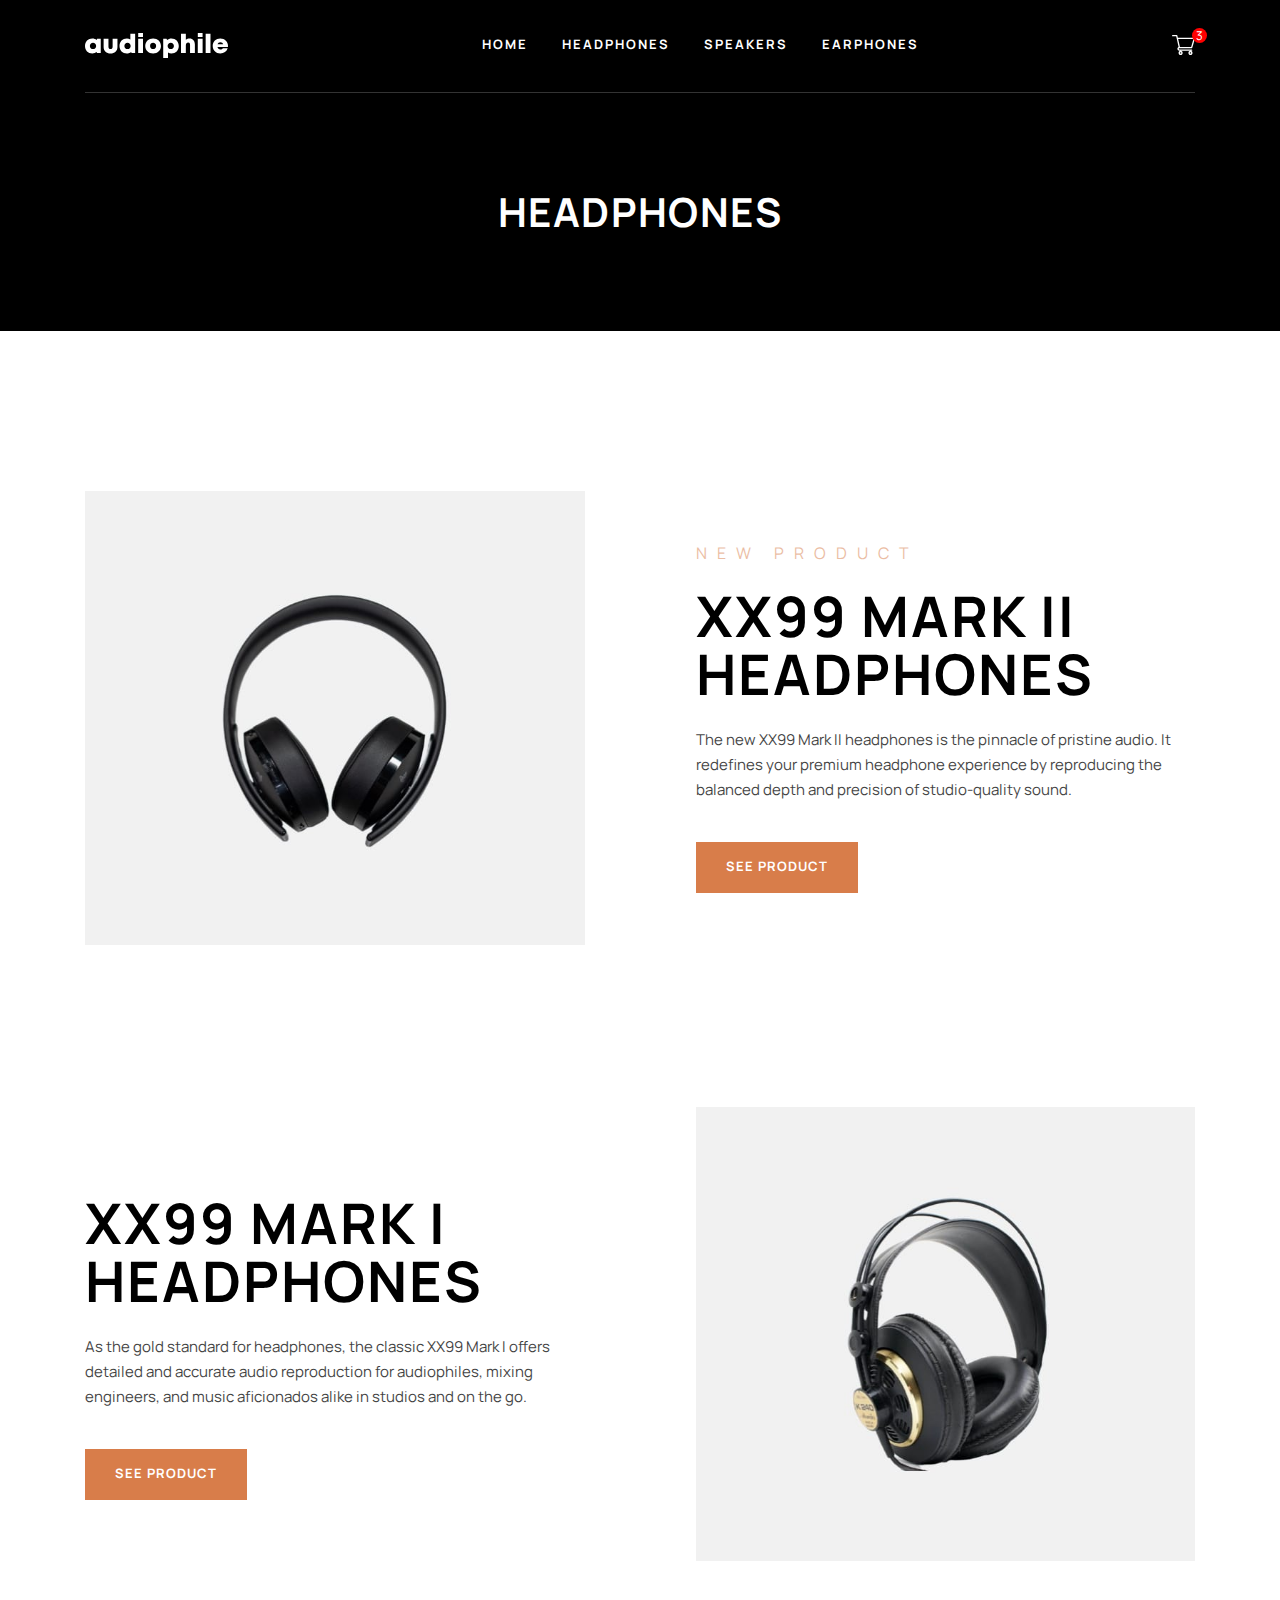
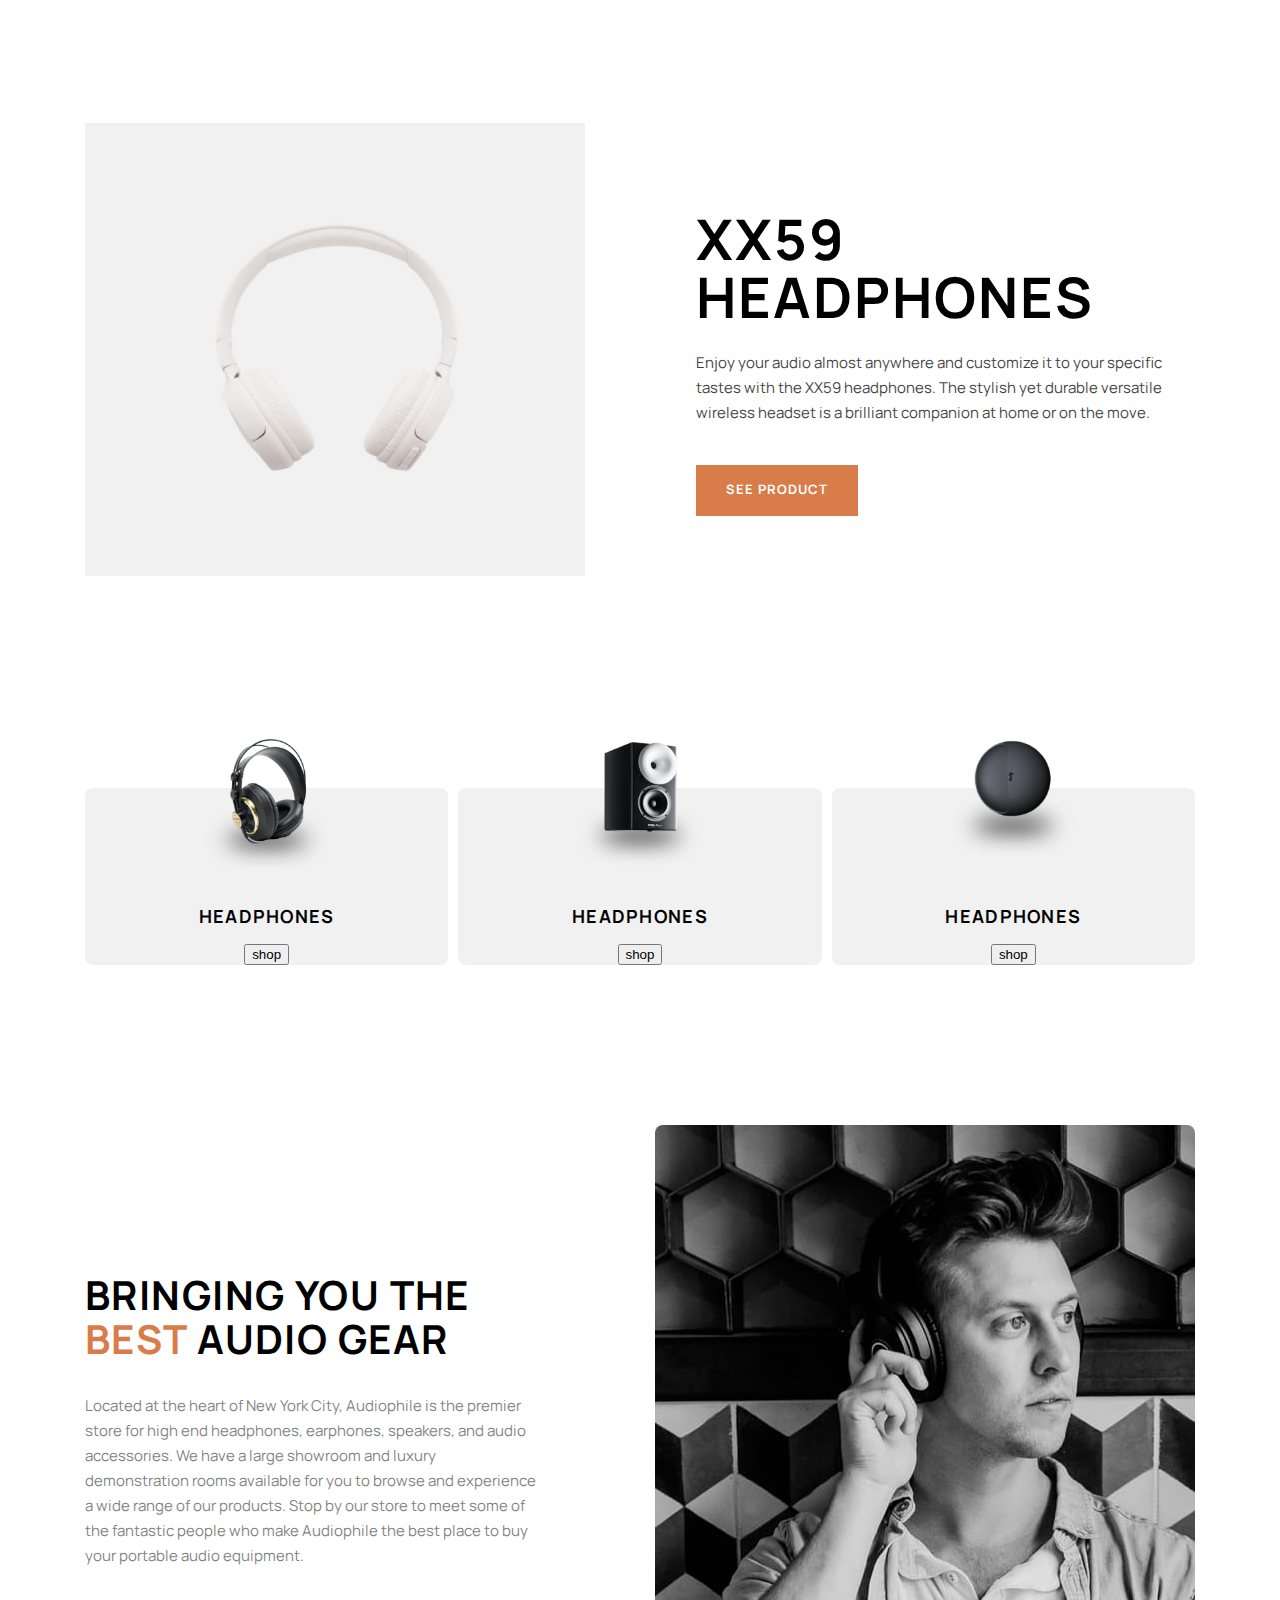
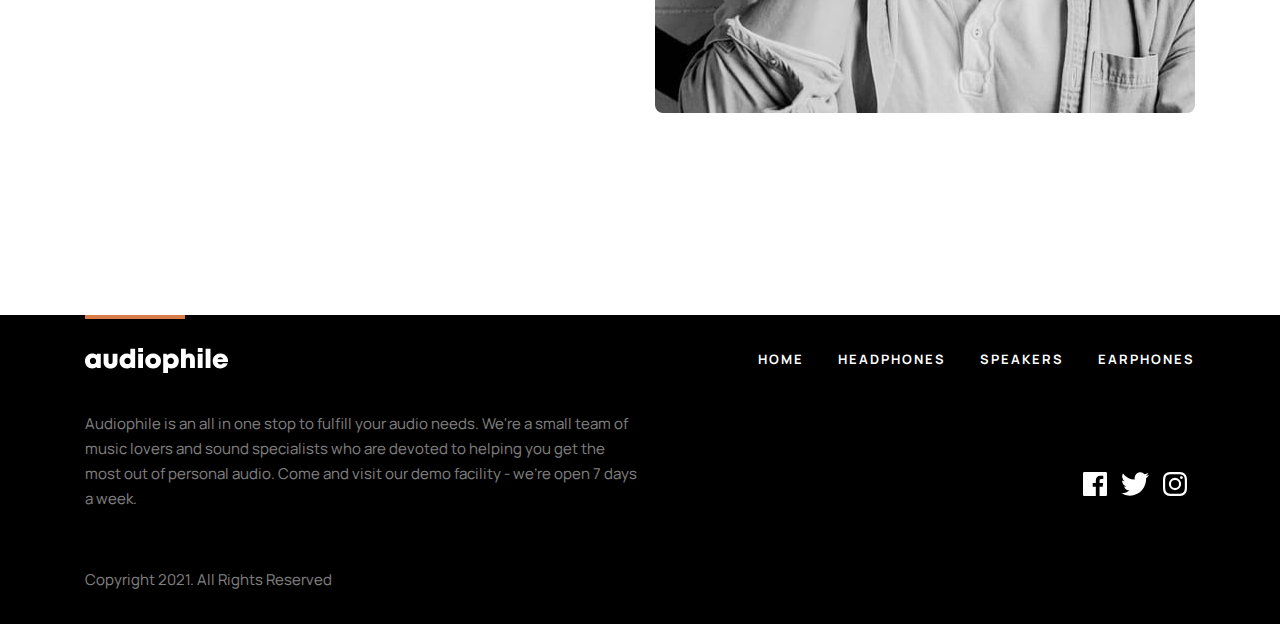
<file: src/pages/headphones.html>
<!DOCTYPE html>
<html lang="en">
  <head>
    <meta charset="UTF-8" />
    <meta http-equiv="X-UA-Compatible" content="IE=edge" />
    <meta name="viewport" content="width=device-width, initial-scale=1.0" />
    <title>Audiophile</title>
    <link rel="stylesheet" href="../../assets/css/global.css" />
  </head>
  <body>
    <header id="categories-header">
      <div class="container">
        <div class="logo">
          <div class="burger-menu" id="burger-menu">
            <img src="../../assets/images/home/tablet/icon-burger-menu.svg" alt="">
          </div>
          <a href="../../index.html">
            <img src="../../assets/images/shared/desktop/logo.svg" alt="logo" />
          </a>
        </div>
        <nav>
          <ul>
            <li>
              <a href="../../index.html">home</a>
            </li>
            <li>
              <a href="headphones.html">headphones</a>
            </li>
            <li>
              <a href="speakers.html">speakers</a>
            </li>
            <li>
              <a href="earphones.html">earphones</a>
            </li>
          </ul>
        </nav>
        <div class="cart" id="cart">
          <a href="#" data-items-count="3">
            <img
              src="../../assets/images/shared/desktop/icon-cart.svg"
              alt="cart"
            />
          </a>
        </div>
      </div>
    </header>
    <main>
      <div id="myModal" class="modal hidden">
        <div class="container">
          <div class="modal-content" id="modal-content">
            <div class="cart-title">
              <h2>cart (3)</h2>
              <p>remove all</p>
            </div>
            <div class="product-list">
              <div class="product">
                <img
                  src="../../assets/images/cart/image-xx99-mark-two-headphones.jpg"
                  alt="speaker"
                />
                <div class="info">
                  <div class="title">
                    <p class="product-title">XX99 MK II</p>
                  </div>
                  <div class="price">
                    <span>2,999</span>
                  </div>
                </div>
                <div class="count">
                  <button id="minus">-</button>
                  <input type="number" id="count" value="1" disabled min="1" />
                  <button id="plus">+</button>
                </div>
              </div>
              <div class="product">
                <img
                  src="../../assets/images/cart/image-xx99-mark-two-headphones.jpg"
                  alt="speaker"
                />
                <div class="info">
                  <div class="title">
                    <p class="product-title">XX99 MK II</p>
                  </div>
                  <div class="price">
                    <span>2,999</span>
                  </div>
                </div>
                <div class="count">
                  <button id="minus">-</button>
                  <input type="number" id="count" value="1" disabled min="1" />
                  <button id="plus">+</button>
                </div>
              </div>
              <div class="product">
                <img
                  src="../../assets/images/cart/image-xx99-mark-two-headphones.jpg"
                  alt="speaker"
                />
                <div class="info">
                  <div class="title">
                    <p class="product-title">XX99 MK II</p>
                  </div>
                  <div class="price">
                    <span>2,999</span>
                  </div>
                </div>
                <div class="count">
                  <button id="minus">-</button>
                  <input type="number" id="count" value="1" disabled min="1" />
                  <button id="plus">+</button>
                </div>
              </div>
            </div>
            <div class="total">
              <h3>total</h3>
              <div class="price">
                <span>5,396</span>
              </div>
            </div>
            <button type="button" onclick="location.href='checkout.html'">
              checkout
            </button>
          </div>
        </div>
      </div>
      <div id="products-modal" class="modal hidden">
        <div class="container">
          <a href="#"
            ><div>
              <img
                src="../../assets/images/shared/desktop/image-category-thumbnail-headphones.png"
                alt="headphones"
              />
              <h2>headphones</h2>
              <button><span>shop</span></button>
            </div></a
          >
          <a href="#"
            ><div>
              <img
                src="../../assets/images/shared/desktop/image-category-thumbnail-speakers.png"
                alt="headphones"
              />
              <h2>headphones</h2>
              <button><span>shop</span></button>
            </div></a
          >
          <a href="#"
            ><div>
              <img
                src="../../assets/images/shared/desktop/image-category-thumbnail-earphones.png"
                alt="headphones"
              />
              <h2>headphones</h2>
              <button><span>shop</span></button>
            </div></a
          >
        </div>
      </div>
      <section class="category-heading">
        <div class="container">
          <h1>headphones</h1>
        </div>
      </section>
      <section class="headphones-first">
        <div class="container">
          <div class="img-container">
            <img
              src="../../assets/images/shared/desktop/image-xx99-mark-two-headphones.jpg"
              alt="gear"
            />
          </div>
          <div class="text-container">
            <div class="text-content">
              <h3>new product</h3>
              <h1>XX99 Mark II HeadphoneS</h1>
              <p>
                The new XX99 Mark II headphones is the pinnacle of pristine
                audio. It redefines your premium headphone experience by
                reproducing the balanced depth and precision of studio-quality
                sound.
              </p>
              <button type="button" onclick="location.href='headphones-first-detail.html'">see product</button>
            </div>
          </div>
        </div>
      </section>
      <section class="headphones-second">
        <div class="container">
          <div class="text-container">
            <div class="text-content">
              <h1>XX99 Mark I
                Headphones</h1>
              <p>
                As the gold standard for headphones, the classic XX99 Mark I offers detailed and accurate audio reproduction for audiophiles, mixing engineers, and music aficionados alike in studios and on the go.
              </p>
              <button type="button" onclick="location.href='headphones-second-detail.html'">see product</button>
            </div>
          </div>
          <div class="img-container">
            <img
              src="../../assets/images/shared/desktop/image-xx99-mark-one-headphones.jpg"
              alt="gear"
            />
          </div>
        </div>
      </section>
      <section class="headphones-third">
        <div class="container">
            <div class="img-container">
                <img
                  src="../../assets/images/shared/desktop/image-xx59-headphones.jpg"
                  alt="gear"
                />
              </div>
          <div class="text-container">
            <div class="text-content">
              <h1>XX59
                Headphones</h1>
              <p>
                Enjoy your audio almost anywhere and customize it to your specific tastes with the XX59 headphones. The stylish yet durable versatile wireless headset is a brilliant companion at home or on the move.
              </p>
              <button type="button" onclick="location.href='headphones-third-detail.html'">see product</button>
            </div>
          </div>
          
        </div>
      </section>
      <section class="products">
        <div class="container">
          <a href="#"
            ><div>
              <img
                src="../../assets/images/shared/desktop/image-category-thumbnail-headphones.png"
                alt="headphones"
              />
              <h2>headphones</h2>
              <button><span>shop</span></button>
            </div></a
          >
          <a href="#"
            ><div>
              <img
                src="../../assets/images/shared/desktop/image-category-thumbnail-speakers.png"
                alt="headphones"
              />
              <h2>headphones</h2>
              <button><span>shop</span></button>
            </div></a
          >
          <a href="#"
            ><div>
              <img
                src="../../assets/images/shared/desktop/image-category-thumbnail-earphones.png"
                alt="headphones"
              />
              <h2>headphones</h2>
              <button><span>shop</span></button>
            </div></a
          >
        </div>
      </section>
      <section class="audio-gear categories-audio-gear">
        <div class="container">
          <div class="text-container">
            <div class="text-content">
              <h2>Bringing you the <strong>best</strong> audio gear</h2>
              <p>
                Located at the heart of New York City, Audiophile is the premier
                store for high end headphones, earphones, speakers, and audio
                accessories. We have a large showroom and luxury demonstration
                rooms available for you to browse and experience a wide range of
                our products. Stop by our store to meet some of the fantastic
                people who make Audiophile the best place to buy your portable
                audio equipment.
              </p>
            </div>
          </div>
          <div class="img-container">
            <img
              src="../../assets/images/shared/desktop/image-best-gear.jpg"
              alt="gear"
            />
          </div>
        </div>
      </section>
    </main>

    <footer>
      <div class="container">
        <div class="rect"></div>
        <div class="navigation">
          <div class="logo">
            <a href="index.html">
              <img src="../../assets/images/shared/desktop/logo.svg" alt="logo" />
            </a>
          </div>
          <nav>
            <ul>
              <li>
                <a href="../../index.html">home</a>
              </li>
              <li>
                <a href="headphones.html">headphones</a>
              </li>
              <li>
                <a href="speakers.html">speakers</a>
              </li>
              <li>
                <a href="earphones.html">earphones</a>
              </li>
            </ul>
          </nav>
        </div>
        <div class="info">
          <div class="about">
            <p class="about-text">
              Audiophile is an all in one stop to fulfill your audio needs.
              We're a small team of music lovers and sound specialists who are
              devoted to helping you get the most out of personal audio. Come
              and visit our demo facility - we’re open 7 days a week.
            </p>
            <p class="copyright">Copyright 2021. All Rights Reserved</p>
          </div>
          <div class="social">
            <a href=""
              ><img
                src="../../assets/images/shared/desktop/icon-facebook.svg"
                alt="icon-facebook"
            /></a>
            <a href=""
              ><img
                src="../../assets/images/shared/desktop/icon-twitter.svg"
                alt="icon-twitter"
            /></a>
            <a href=""
              ><img
                src="../../assets/images/shared/desktop/icon-instagram.svg"
                alt="icon-instagram"
            /></a>
          </div>
        </div>
      </div>
    </footer>
    <script src="../js/script.js"></script>
  </body>
</html>
</file>
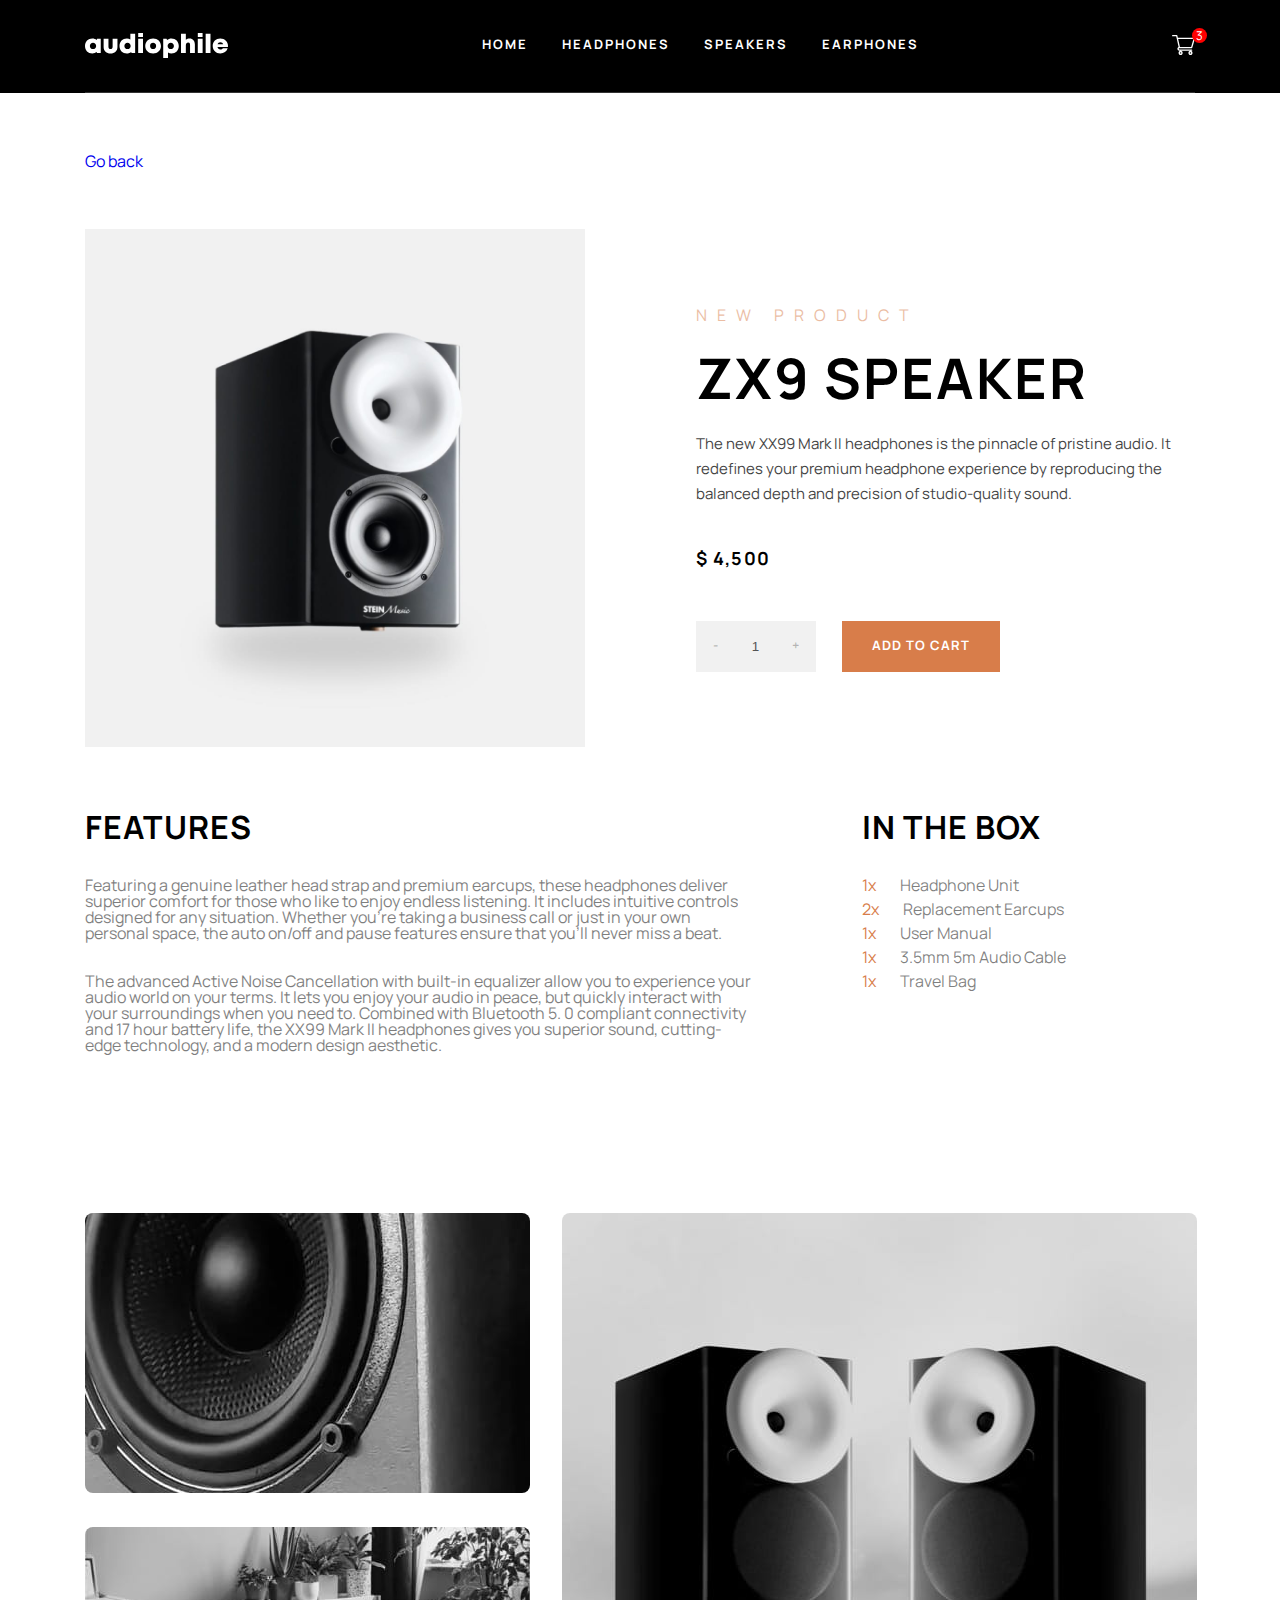
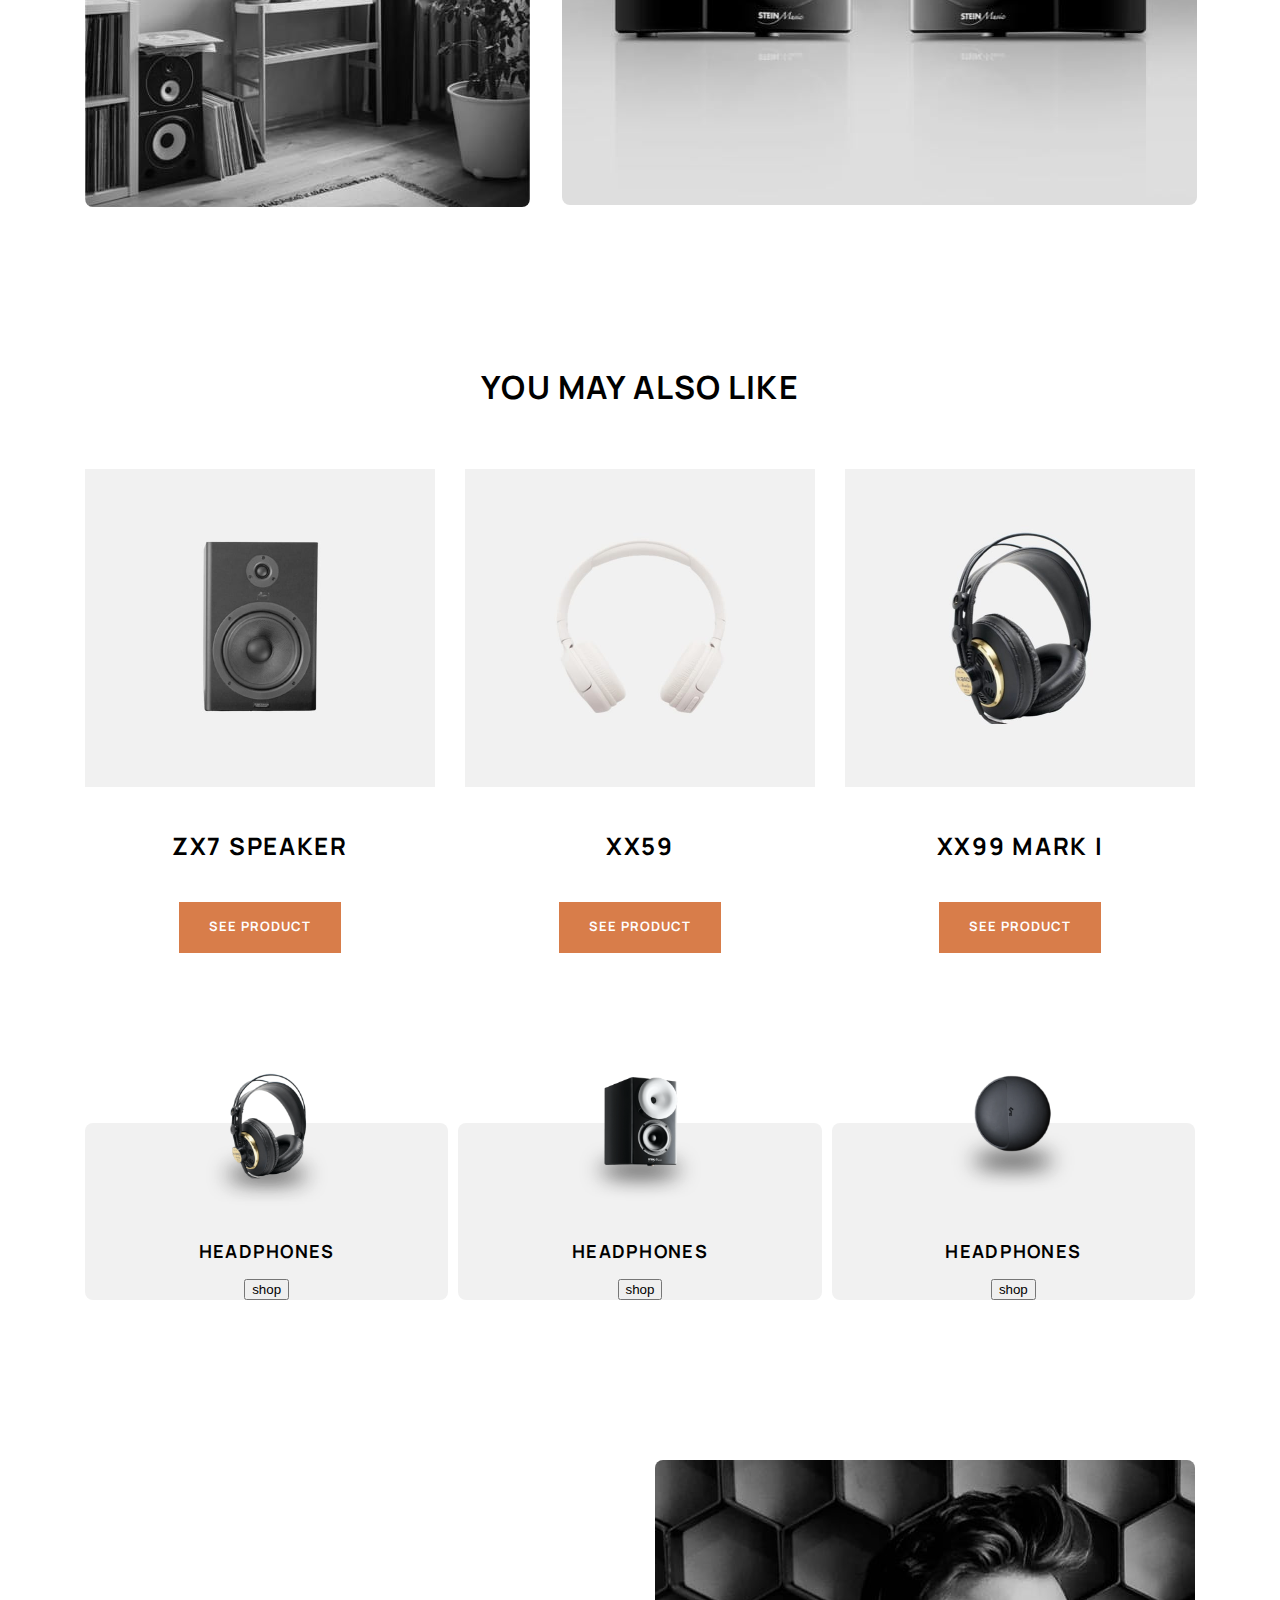
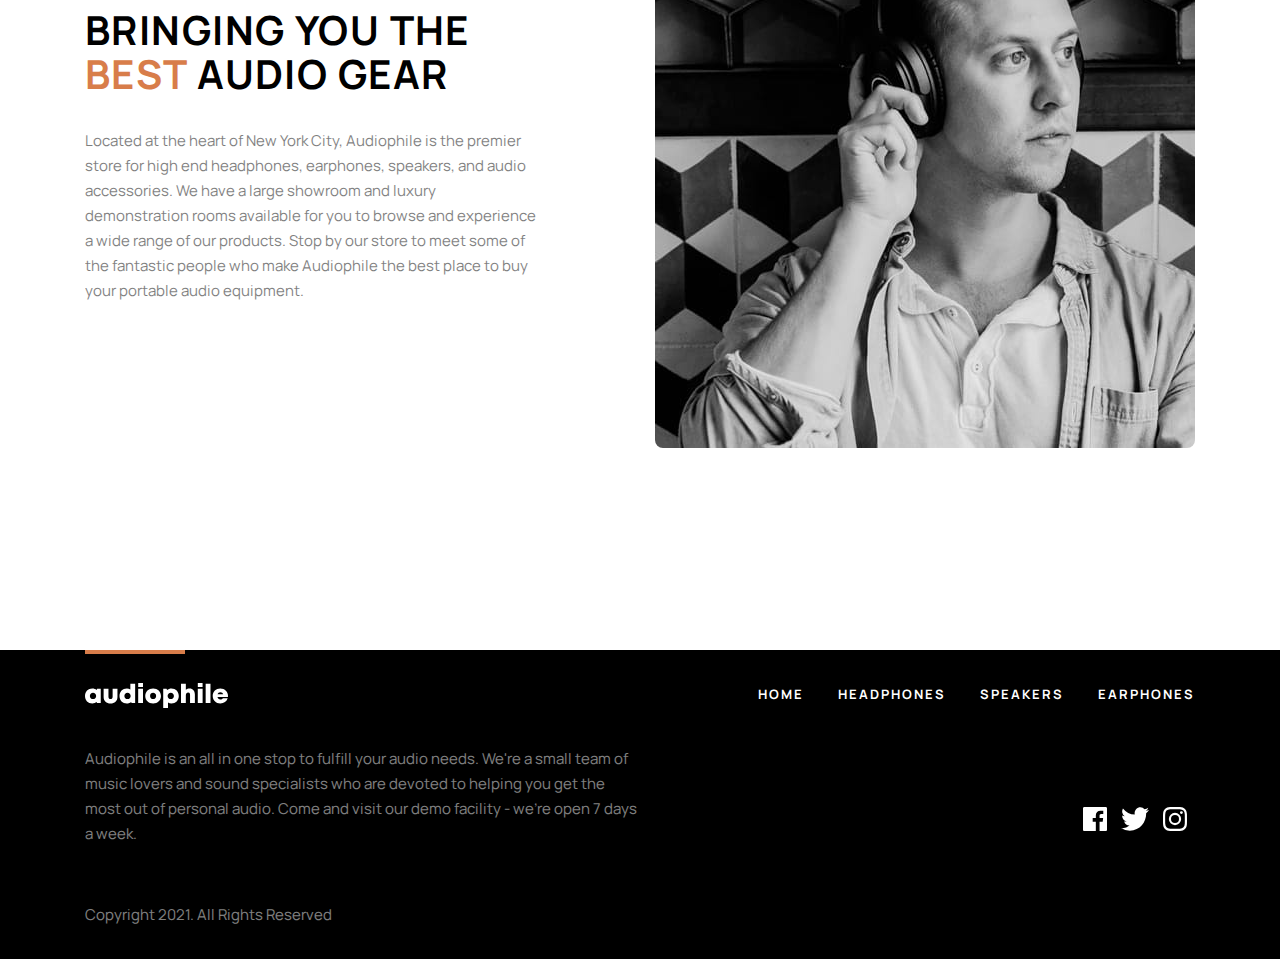
<file: src/pages/speaker-first-detail.html>
<!DOCTYPE html>
<html lang="en">
  <head>
    <meta charset="UTF-8" />
    <meta http-equiv="X-UA-Compatible" content="IE=edge" />
    <meta name="viewport" content="width=device-width, initial-scale=1.0" />
    <title>Audiophile</title>
    <link rel="stylesheet" href="../../assets/css/global.css" />
  </head>
  <body>
    <header id="categories-header">
      <div class="container">
        <div class="logo">
          <div class="burger-menu" id="burger-menu">
            <img src="../../assets/images/home/tablet/icon-burger-menu.svg" alt="burger-menu">
          </div>
          <a href="../../index.html">
            <img src="../../assets/images/shared/desktop/logo.svg" alt="logo" />
          </a>
        </div>
        <nav>
          <ul>
            <li>
              <a href="../../index.html">home</a>
            </li>
            <li>
              <a href="headphones.html">headphones</a>
            </li>
            <li>
              <a href="speakers.html">speakers</a>
            </li>
            <li>
              <a href="earphones.html">earphones</a>
            </li>
          </ul>
        </nav>
        <div class="cart" id="cart">
          <a href="#" data-items-count="3">
            <img
              src="../../assets/images/shared/desktop/icon-cart.svg"
              alt="cart"
            />
          </a>
        </div>
      </div>
    </header>
    <main>
      <div id="myModal" class="modal hidden">
        <div class="container">
          <div class="modal-content" id="modal-content">
            <div class="cart-title">
              <h2>cart (3)</h2>
              <p>remove all</p>
            </div>
            <div class="product-list">
              <div class="product">
                <img
                  src="../../assets/images/cart/image-xx99-mark-two-headphones.jpg"
                  alt="speaker"
                />
                <div class="info">
                  <div class="title">
                    <p class="product-title">XX99 MK II</p>
                  </div>
                  <div class="price">
                    <span>2,999</span>
                  </div>
                </div>
                <div class="count">
                  <button id="minus">-</button>
                  <input type="number" id="count" value="1" disabled min="1" />
                  <button id="plus">+</button>
                </div>
              </div>
              <div class="product">
                <img
                  src="../../assets/images/cart/image-xx99-mark-two-headphones.jpg"
                  alt="speaker"
                />
                <div class="info">
                  <div class="title">
                    <p class="product-title">XX99 MK II</p>
                  </div>
                  <div class="price">
                    <span>2,999</span>
                  </div>
                </div>
                <div class="count">
                  <button id="minus">-</button>
                  <input type="number" id="count" value="1" disabled min="1" />
                  <button id="plus">+</button>
                </div>
              </div>
              <div class="product">
                <img
                  src="../../assets/images/cart/image-xx99-mark-two-headphones.jpg"
                  alt="speaker"
                />
                <div class="info">
                  <div class="title">
                    <p class="product-title">XX99 MK II</p>
                  </div>
                  <div class="price">
                    <span>2,999</span>
                  </div>
                </div>
                <div class="count">
                  <button id="minus">-</button>
                  <input type="number" id="count" value="1" disabled min="1" />
                  <button id="plus">+</button>
                </div>
              </div>
            </div>
            <div class="total">
              <h3>total</h3>
              <div class="price">
                <span>5,396</span>
              </div>
            </div>
            <button type="button" onclick="location.href='checkout.html'">
              checkout
            </button>
          </div>
        </div>
      </div>
      <div id="products-modal" class="modal hidden">
        <div class="container">
          <a href="#"
            ><div>
              <img
                src="../../assets/images/shared/desktop/image-category-thumbnail-headphones.png"
                alt="headphones"
              />
              <h2>headphones</h2>
              <button><span>shop</span></button>
            </div></a
          >
          <a href="#"
            ><div>
              <img
                src="../../assets/images/shared/desktop/image-category-thumbnail-speakers.png"
                alt="headphones"
              />
              <h2>headphones</h2>
              <button><span>shop</span></button>
            </div></a
          >
          <a href="#"
            ><div>
              <img
                src="../../assets/images/shared/desktop/image-category-thumbnail-earphones.png"
                alt="headphones"
              />
              <h2>headphones</h2>
              <button><span>shop</span></button>
            </div></a
          >
        </div>
      </div>
      <section class="go-back">
        <div class="container">
          <a href="headphones.html">Go back</a>
        </div>
      </section>
      <section class="headphones-first headphones-first-detail">
        <div class="container">
          <div class="img-container">
            <img
              src="../../assets/images/product-zx9-speaker/desktop/image-category-page-preview.jpg"
              alt="gear"
            />
          </div>
          <div class="text-container">
            <div class="text-content">
              <h3>new product</h3>
              <h1>ZX9
                SPEAKER</h1>
              <p>
                The new XX99 Mark II headphones is the pinnacle of pristine
                audio. It redefines your premium headphone experience by
                reproducing the balanced depth and precision of studio-quality
                sound.
              </p>
              <div class="price">
                <span>4,500</span>
              </div>
              <div class="buttons">
                <div class="count">
                  <button id="minus">-</button>
                  <input type="number" id="count" value="1" disabled min="1" />
                  <button id="plus">+</button>
                </div>
                <button
                  type="button"
                  onclick="location.href='../../index.html'"
                >
                  add to cart
                </button>
              </div>
            </div>
          </div>
        </div>
      </section>
      <section class="features">
        <div class="container">
          <div id="features">
            <h2>features</h2>
            <p>
              Featuring a genuine leather head strap and premium earcups, these
              headphones deliver superior comfort for those who like to enjoy
              endless listening. It includes intuitive controls designed for any
              situation. Whether you’re taking a business call or just in your
              own personal space, the auto on/off and pause features ensure that
              you’ll never miss a beat.
            </p>
            <p>
              The advanced Active Noise Cancellation with built-in equalizer
              allow you to experience your audio world on your terms. It lets
              you enjoy your audio in peace, but quickly interact with your
              surroundings when you need to. Combined with Bluetooth 5. 0
              compliant connectivity and 17 hour battery life, the XX99 Mark II
              headphones gives you superior sound, cutting-edge technology, and
              a modern design aesthetic.
            </p>
          </div>
          <div id="in-the-box">
            <h2>in the box</h2>
            <ul>
              <li><span>1x</span>Headphone Unit</li>
              <li><span>2x</span>Replacement Earcups</li>
              <li><span>1x</span>User Manual</li>
              <li><span>1x</span>3.5mm 5m Audio Cable</li>
              <li><span>1x</span>Travel Bag</li>
            </ul>
          </div>
        </div>
      </section>
      <section class="products-gallery">
        <div class="container">
          <div>
            <img
              src="../../assets/images/product-zx9-speaker/desktop/image-gallery-1.jpg"
              alt="gear"
            />
          </div>
          <div>
            <img
              src="../../assets/images/product-zx9-speaker/desktop/image-gallery-2.jpg"
              alt="gear"
            />
          </div>
          <div id="third">
            <img
              src="../../assets/images/product-zx9-speaker/desktop/image-gallery-3.jpg"
              alt="gear"
            />
          </div>
        </div>
      </section>
      <section class="also-like">
        <h2>you may also like</h2>
        <div class="container">
          <div class="product-container">
            <div class="image-container">
              <img
                src="../../assets/images/shared/desktop/image-zx7-speaker.jpg"
                alt="headphones"
              />
            </div>

            <h2>ZX7 SPEAKER</h2>
            <button type="button" onclick="location.href='speaker-second-detail.html'">see product</button>
          </div>
          <div  class="product-container">
            <div class="image-container">
              <img
                src="../../assets/images/shared/desktop/image-xx59-headphones.jpg"
                alt="headphones"
              />
            </div>

            <h2>XX59</h2>
            <button type="button" onclick="location.href='headphones-third-detail.html'">see product</button>
          </div>
          <div  class="product-container">
            <div class="image-container">
              <img
                src="../../assets/images/shared/desktop/image-xx99-mark-one-headphones.jpg"
                alt="headphones"
              />
            </div>

            <h2>XX99 MARK I</h2>
            <button type="button" onclick="location.href='headphones-second-detail.html'">see product</button>
          </div>
        </div>
      </section>
      <section class="products">
        <div class="container">
          <a href="#"
            ><div>
              <img
                src="../../assets/images/shared/desktop/image-category-thumbnail-headphones.png"
                alt="headphones"
              />
              <h2>headphones</h2>
              <button><span>shop</span></button>
            </div></a
          >
          <a href="#"
            ><div>
              <img
                src="../../assets/images/shared/desktop/image-category-thumbnail-speakers.png"
                alt="headphones"
              />
              <h2>headphones</h2>
              <button><span>shop</span></button>
            </div></a
          >
          <a href="#"
            ><div>
              <img
                src="../../assets/images/shared/desktop/image-category-thumbnail-earphones.png"
                alt="headphones"
              />
              <h2>headphones</h2>
              <button><span>shop</span></button>
            </div></a
          >
        </div>
      </section>
      <section class="audio-gear categories-audio-gear">
        <div class="container">
          <div class="text-container">
            <div class="text-content">
              <h2>Bringing you the <strong>best</strong> audio gear</h2>
              <p>
                Located at the heart of New York City, Audiophile is the premier
                store for high end headphones, earphones, speakers, and audio
                accessories. We have a large showroom and luxury demonstration
                rooms available for you to browse and experience a wide range of
                our products. Stop by our store to meet some of the fantastic
                people who make Audiophile the best place to buy your portable
                audio equipment.
              </p>
            </div>
          </div>
          <div class="img-container">
            <img
              src="../../assets/images/shared/desktop/image-best-gear.jpg"
              alt="gear"
            />
          </div>
        </div>
      </section>
    </main>

    <footer>
      <div class="container">
        <div class="rect"></div>
        <div class="navigation">
          <div class="logo">
            <a href="index.html">
              <img
                src="../../assets/images/shared/desktop/logo.svg"
                alt="logo"
              />
            </a>
          </div>
          <nav>
            <ul>
              <li>
                <a href="../../index.html">home</a>
              </li>
              <li>
                <a href="headphones.html">headphones</a>
              </li>
              <li>
                <a href="speakers.html">speakers</a>
              </li>
              <li>
                <a href="earphones.html">earphones</a>
              </li>
            </ul>
          </nav>
        </div>
        <div class="info">
          <div class="about">
            <p class="about-text">
              Audiophile is an all in one stop to fulfill your audio needs.
              We're a small team of music lovers and sound specialists who are
              devoted to helping you get the most out of personal audio. Come
              and visit our demo facility - we’re open 7 days a week.
            </p>
            <p class="copyright">Copyright 2021. All Rights Reserved</p>
          </div>
          <div class="social">
            <a href=""
              ><img
                src="../../assets/images/shared/desktop/icon-facebook.svg"
                alt="icon-facebook"
            /></a>
            <a href=""
              ><img
                src="../../assets/images/shared/desktop/icon-twitter.svg"
                alt="icon-twitter"
            /></a>
            <a href=""
              ><img
                src="../../assets/images/shared/desktop/icon-instagram.svg"
                alt="icon-instagram"
            /></a>
          </div>
        </div>
      </div>
    </footer>
    <script src="../js/script.js"></script>
  </body>
</html>
</file>
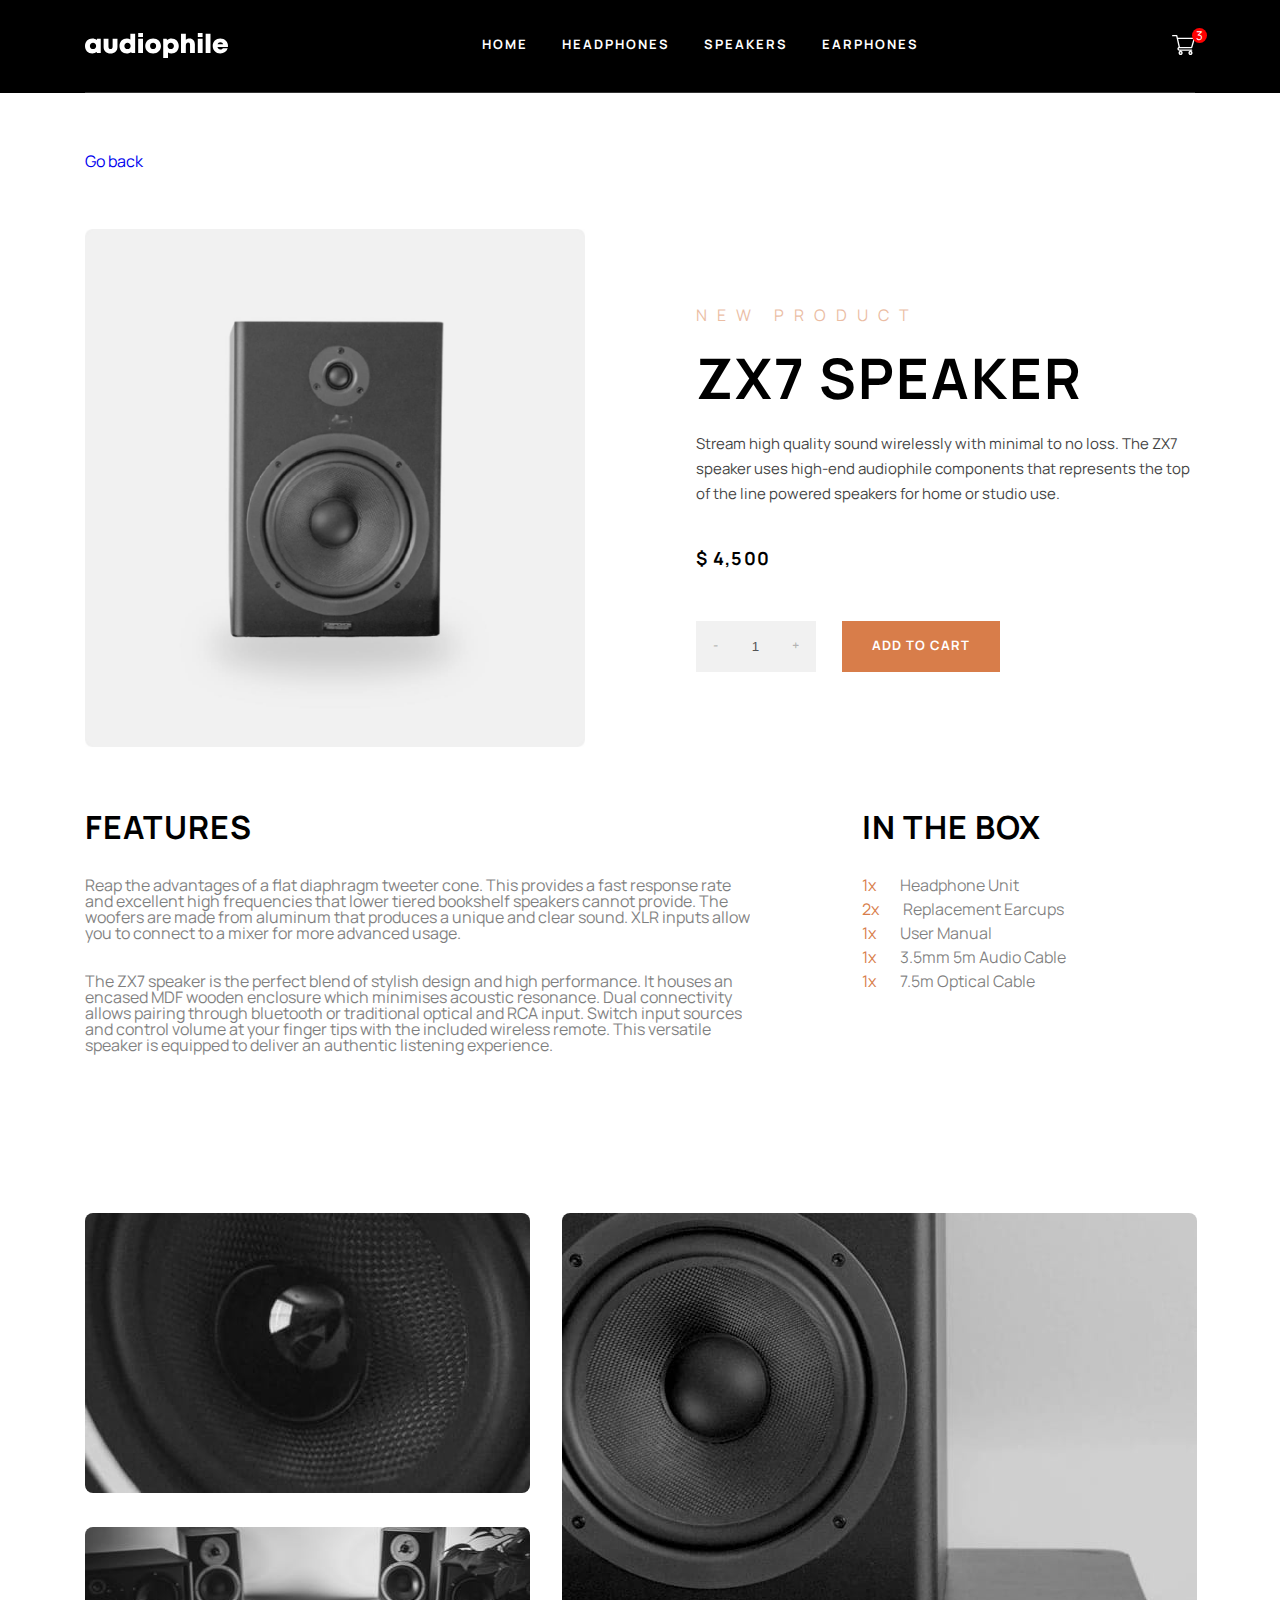
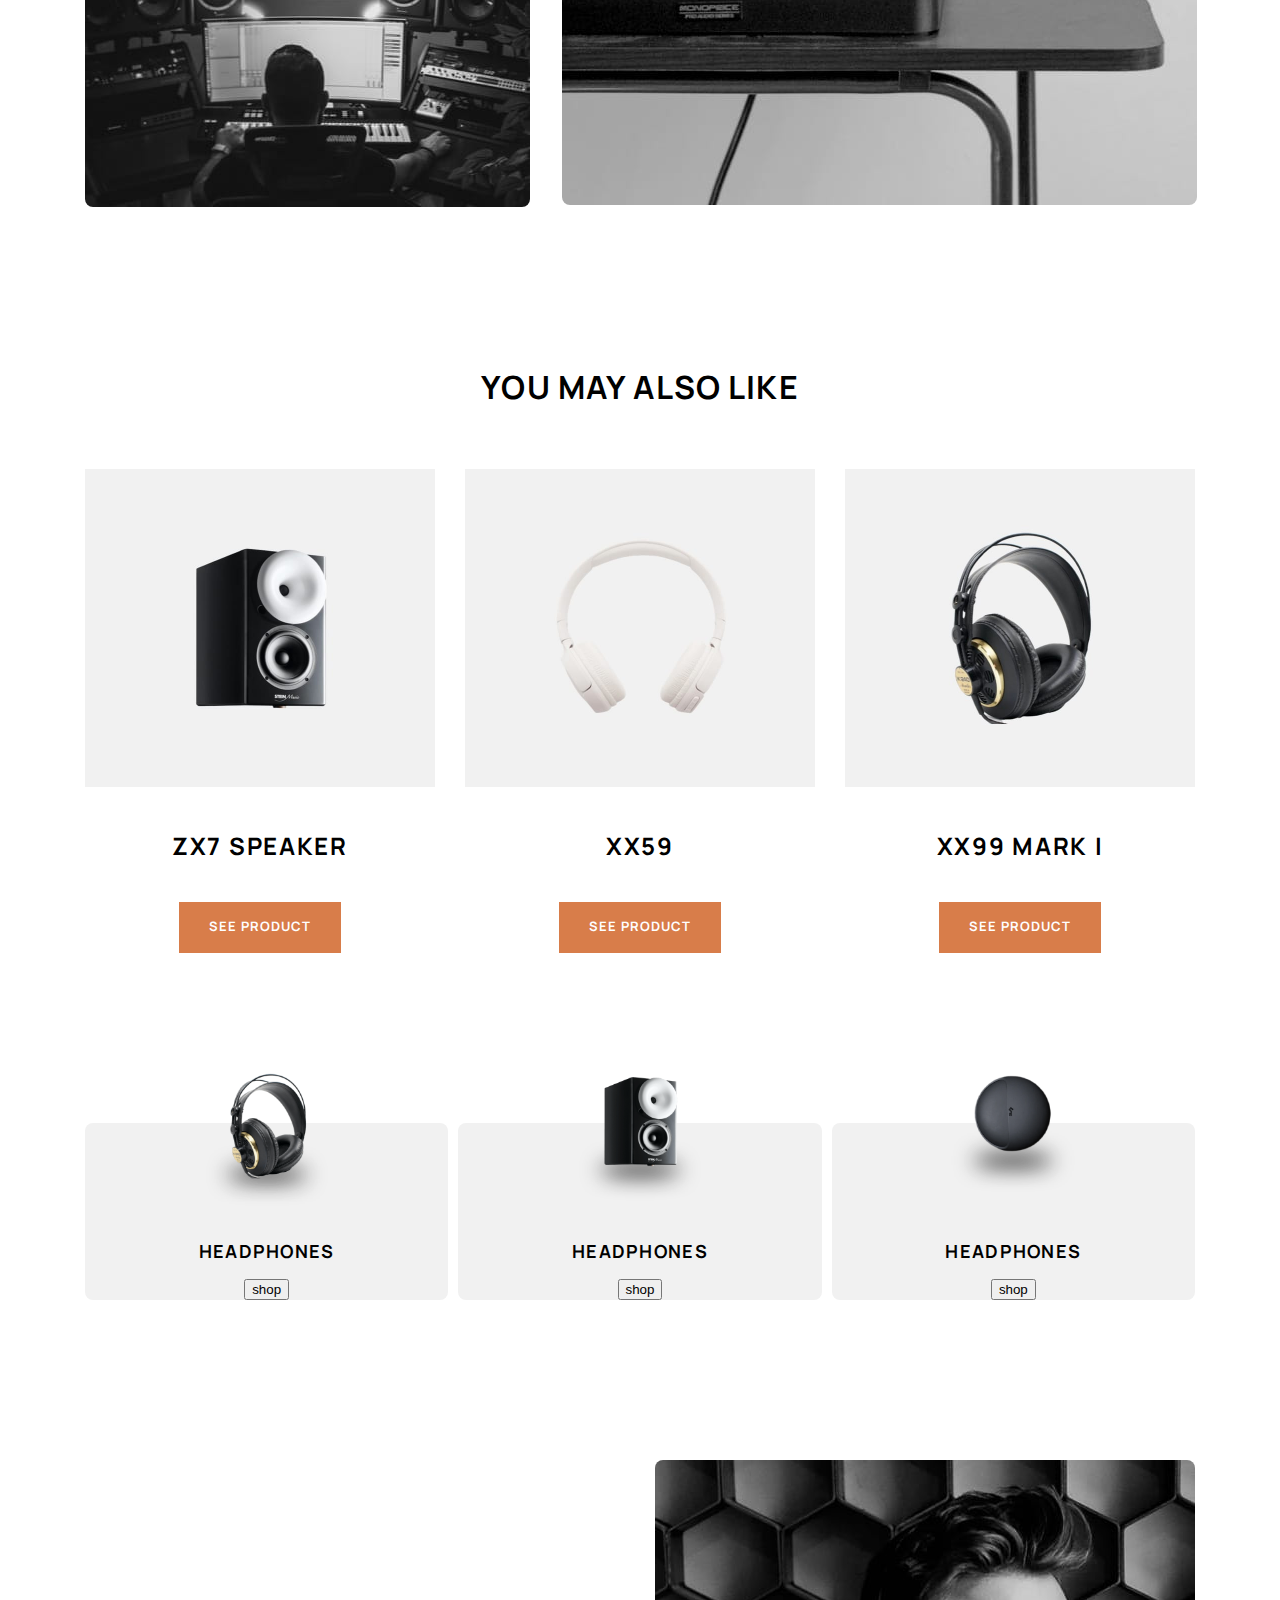
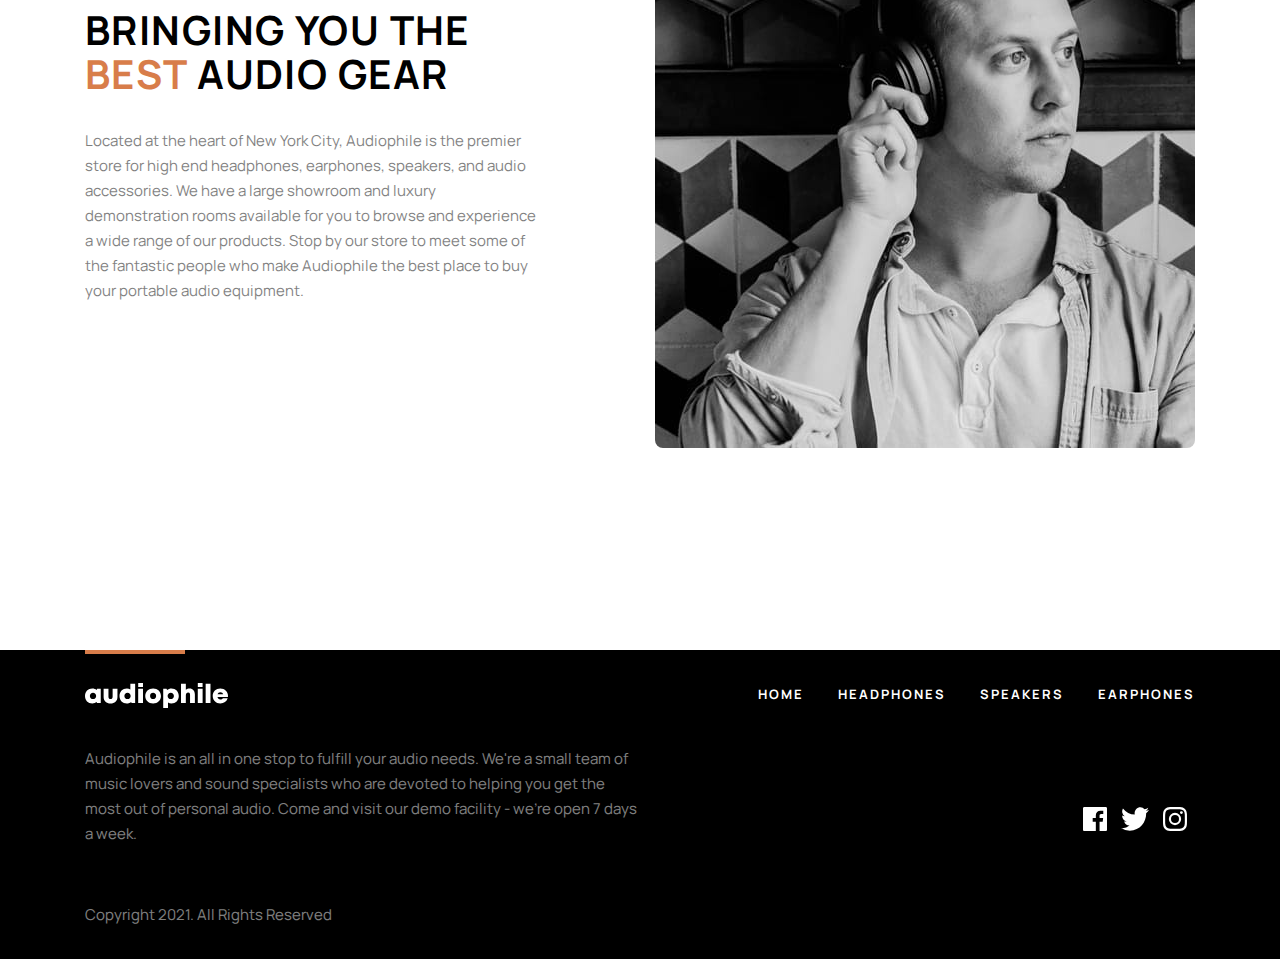
<file: src/pages/speaker-second-detail.html>
<!DOCTYPE html>
<html lang="en">
  <head>
    <meta charset="UTF-8" />
    <meta http-equiv="X-UA-Compatible" content="IE=edge" />
    <meta name="viewport" content="width=device-width, initial-scale=1.0" />
    <title>Audiophile</title>
    <link rel="stylesheet" href="../../assets/css/global.css" />
  </head>
  <body>
    <header id="categories-header">
      <div class="container">
        <div class="logo">
          <div class="burger-menu" id="burger-menu">
            <img src="../../assets/images/home/tablet/icon-burger-menu.svg" alt="burger-menu">
          </div>
          <a href="../../index.html">
            <img src="../../assets/images/shared/desktop/logo.svg" alt="logo" />
          </a>
        </div>
        <nav>
          <ul>
            <li>
              <a href="../../index.html">home</a>
            </li>
            <li>
              <a href="headphones.html">headphones</a>
            </li>
            <li>
              <a href="speakers.html">speakers</a>
            </li>
            <li>
              <a href="earphones.html">earphones</a>
            </li>
          </ul>
        </nav>
        <div class="cart" id="cart">
          <a href="#" data-items-count="3">
            <img
              src="../../assets/images/shared/desktop/icon-cart.svg"
              alt="cart"
            />
          </a>
        </div>
      </div>
    </header>
    <main>
      <div id="myModal" class="modal hidden">
        <div class="container">
          <div class="modal-content" id="modal-content">
            <div class="cart-title">
              <h2>cart (3)</h2>
              <p>remove all</p>
            </div>
            <div class="product-list">
              <div class="product">
                <img
                  src="../../assets/images/cart/image-xx99-mark-two-headphones.jpg"
                  alt="speaker"
                />
                <div class="info">
                  <div class="title">
                    <p class="product-title">XX99 MK II</p>
                  </div>
                  <div class="price">
                    <span>2,999</span>
                  </div>
                </div>
                <div class="count">
                  <button id="minus">-</button>
                  <input type="number" id="count" value="1" disabled min="1" />
                  <button id="plus">+</button>
                </div>
              </div>
              <div class="product">
                <img
                  src="../../assets/images/cart/image-xx99-mark-two-headphones.jpg"
                  alt="speaker"
                />
                <div class="info">
                  <div class="title">
                    <p class="product-title">XX99 MK II</p>
                  </div>
                  <div class="price">
                    <span>2,999</span>
                  </div>
                </div>
                <div class="count">
                  <button id="minus">-</button>
                  <input type="number" id="count" value="1" disabled min="1" />
                  <button id="plus">+</button>
                </div>
              </div>
              <div class="product">
                <img
                  src="../../assets/images/cart/image-xx99-mark-two-headphones.jpg"
                  alt="speaker"
                />
                <div class="info">
                  <div class="title">
                    <p class="product-title">XX99 MK II</p>
                  </div>
                  <div class="price">
                    <span>2,999</span>
                  </div>
                </div>
                <div class="count">
                  <button id="minus">-</button>
                  <input type="number" id="count" value="1" disabled min="1" />
                  <button id="plus">+</button>
                </div>
              </div>
            </div>
            <div class="total">
              <h3>total</h3>
              <div class="price">
                <span>5,396</span>
              </div>
            </div>
            <button type="button" onclick="location.href='checkout.html'">
              checkout
            </button>
          </div>
        </div>
      </div>
      <div id="products-modal" class="modal hidden">
        <div class="container">
          <a href="#"
            ><div>
              <img
                src="../../assets/images/shared/desktop/image-category-thumbnail-headphones.png"
                alt="headphones"
              />
              <h2>headphones</h2>
              <button><span>shop</span></button>
            </div></a
          >
          <a href="#"
            ><div>
              <img
                src="../../assets/images/shared/desktop/image-category-thumbnail-speakers.png"
                alt="headphones"
              />
              <h2>headphones</h2>
              <button><span>shop</span></button>
            </div></a
          >
          <a href="#"
            ><div>
              <img
                src="../../assets/images/shared/desktop/image-category-thumbnail-earphones.png"
                alt="headphones"
              />
              <h2>headphones</h2>
              <button><span>shop</span></button>
            </div></a
          >
        </div>
      </div>
      <section class="go-back">
        <div class="container">
          <a href="headphones.html">Go back</a>
        </div>
      </section>
      <section class="headphones-first headphones-first-detail">
        <div class="container">
          <div class="img-container">
            <img
              src="../../assets/images/product-zx7-speaker/desktop/image-category-page-preview.jpg"
              alt="gear"
            />
          </div>
          <div class="text-container">
            <div class="text-content">
              <h3>new product</h3>
              <h1>ZX7
                SPEAKER</h1>
              <p>
                Stream high quality sound wirelessly with minimal to no loss. The ZX7 speaker uses high-end audiophile components that represents the top of the line powered speakers for home or studio use.
              </p>
              <div class="price">
                <span>4,500</span>
              </div>
              <div class="buttons">
                <div class="count">
                  <button id="minus">-</button>
                  <input type="number" id="count" value="1" disabled min="1" />
                  <button id="plus">+</button>
                </div>
                <button
                  type="button"
                  onclick="location.href='../../index.html'"
                >
                  add to cart
                </button>
              </div>
            </div>
          </div>
        </div>
      </section>
      <section class="features">
        <div class="container">
          <div id="features">
            <h2>features</h2>
            <p>
                Reap the advantages of a flat diaphragm tweeter cone. This provides a fast response rate and excellent high frequencies that lower tiered bookshelf speakers cannot provide. The woofers are made from aluminum that produces a unique and clear sound. XLR inputs allow you to connect to a mixer for more advanced usage.
            </p>
            <p>
                The ZX7 speaker is the perfect blend of stylish design and high performance. It houses an encased MDF wooden enclosure which minimises acoustic resonance. Dual connectivity allows pairing through bluetooth or traditional optical and RCA input. Switch input sources and control volume at your finger tips with the included wireless remote. This versatile speaker is equipped to deliver an authentic listening experience.
            </p>
          </div>
          <div id="in-the-box">
            <h2>in the box</h2>
            <ul>
              <li><span>1x</span>Headphone Unit</li>
              <li><span>2x</span>Replacement Earcups</li>
              <li><span>1x</span>User Manual</li>
              <li><span>1x</span>3.5mm 5m Audio Cable</li>
              <li><span>1x</span>7.5m Optical Cable</li>
            </ul>
          </div>
        </div>
      </section>
      <section class="products-gallery">
        <div class="container">
          <div>
            <img
              src="../../assets/images/product-zx7-speaker/desktop/image-gallery-1.jpg"
              alt="gear"
            />
          </div>
          <div>
            <img
              src="../../assets/images/product-zx7-speaker/desktop/image-gallery-2.jpg"
              alt="gear"
            />
          </div>
          <div id="third">
            <img
              src="../../assets/images/product-zx7-speaker/desktop/image-gallery-3.jpg"
              alt="gear"
            />
          </div>
        </div>
      </section>
      <section class="also-like">
        <h2>you may also like</h2>
        <div class="container">
          <div class="product-container">
            <div class="image-container">
              <img
                src="../../assets/images/shared/desktop/image-zx9-speaker.jpg"
                alt="headphones"
              />
            </div>

            <h2>ZX7 SPEAKER</h2>
            <button type="button" onclick="location.href='speaker-first-detail.html'">see product</button>
          </div>
          <div  class="product-container">
            <div class="image-container">
              <img
                src="../../assets/images/shared/desktop/image-xx59-headphones.jpg"
                alt="headphones"
              />
            </div>

            <h2>XX59</h2>
            <button type="button" onclick="location.href='headphones-third-detail.html'">see product</button>
          </div>
          <div  class="product-container">
            <div class="image-container">
              <img
                src="../../assets/images/shared/desktop/image-xx99-mark-one-headphones.jpg"
                alt="headphones"
              />
            </div>

            <h2>XX99 MARK I</h2>
            <button type="button" onclick="location.href='headphones-second-detail.html'">see product</button>
          </div>
        </div>
      </section>
      <section class="products">
        <div class="container">
          <a href="#"
            ><div>
              <img
                src="../../assets/images/shared/desktop/image-category-thumbnail-headphones.png"
                alt="headphones"
              />
              <h2>headphones</h2>
              <button><span>shop</span></button>
            </div></a
          >
          <a href="#"
            ><div>
              <img
                src="../../assets/images/shared/desktop/image-category-thumbnail-speakers.png"
                alt="headphones"
              />
              <h2>headphones</h2>
              <button><span>shop</span></button>
            </div></a
          >
          <a href="#"
            ><div>
              <img
                src="../../assets/images/shared/desktop/image-category-thumbnail-earphones.png"
                alt="headphones"
              />
              <h2>headphones</h2>
              <button><span>shop</span></button>
            </div></a
          >
        </div>
      </section>
      <section class="audio-gear categories-audio-gear">
        <div class="container">
          <div class="text-container">
            <div class="text-content">
              <h2>Bringing you the <strong>best</strong> audio gear</h2>
              <p>
                Located at the heart of New York City, Audiophile is the premier
                store for high end headphones, earphones, speakers, and audio
                accessories. We have a large showroom and luxury demonstration
                rooms available for you to browse and experience a wide range of
                our products. Stop by our store to meet some of the fantastic
                people who make Audiophile the best place to buy your portable
                audio equipment.
              </p>
            </div>
          </div>
          <div class="img-container">
            <img
              src="../../assets/images/shared/desktop/image-best-gear.jpg"
              alt="gear"
            />
          </div>
        </div>
      </section>
    </main>

    <footer>
      <div class="container">
        <div class="rect"></div>
        <div class="navigation">
          <div class="logo">
            <a href="index.html">
              <img
                src="../../assets/images/shared/desktop/logo.svg"
                alt="logo"
              />
            </a>
          </div>
          <nav>
            <ul>
              <li>
                <a href="../../index.html">home</a>
              </li>
              <li>
                <a href="headphones.html">headphones</a>
              </li>
              <li>
                <a href="speakers.html">speakers</a>
              </li>
              <li>
                <a href="earphones.html">earphones</a>
              </li>
            </ul>
          </nav>
        </div>
        <div class="info">
          <div class="about">
            <p class="about-text">
              Audiophile is an all in one stop to fulfill your audio needs.
              We're a small team of music lovers and sound specialists who are
              devoted to helping you get the most out of personal audio. Come
              and visit our demo facility - we’re open 7 days a week.
            </p>
            <p class="copyright">Copyright 2021. All Rights Reserved</p>
          </div>
          <div class="social">
            <a href=""
              ><img
                src="../../assets/images/shared/desktop/icon-facebook.svg"
                alt="icon-facebook"
            /></a>
            <a href=""
              ><img
                src="../../assets/images/shared/desktop/icon-twitter.svg"
                alt="icon-twitter"
            /></a>
            <a href=""
              ><img
                src="../../assets/images/shared/desktop/icon-instagram.svg"
                alt="icon-instagram"
            /></a>
          </div>
        </div>
      </div>
    </footer>
    <script src="../js/script.js"></script>
  </body>
</html>
</file>
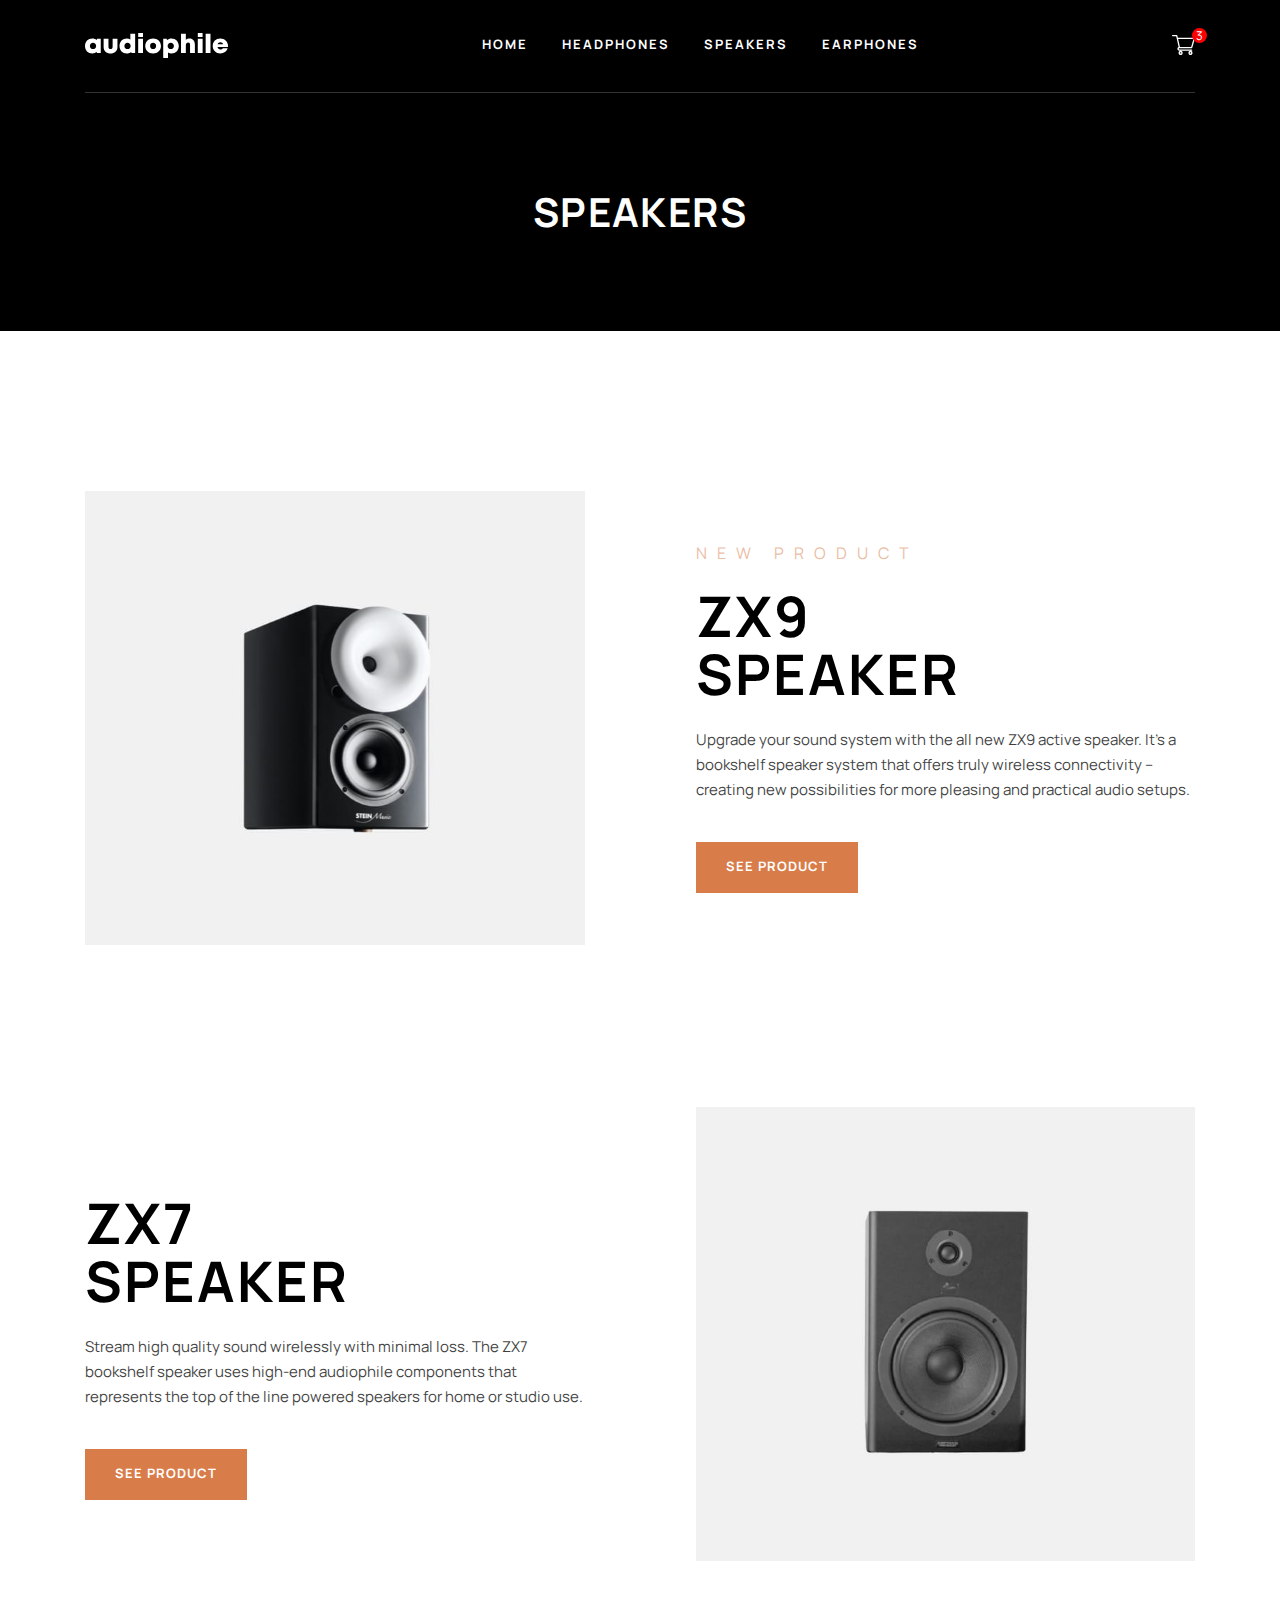
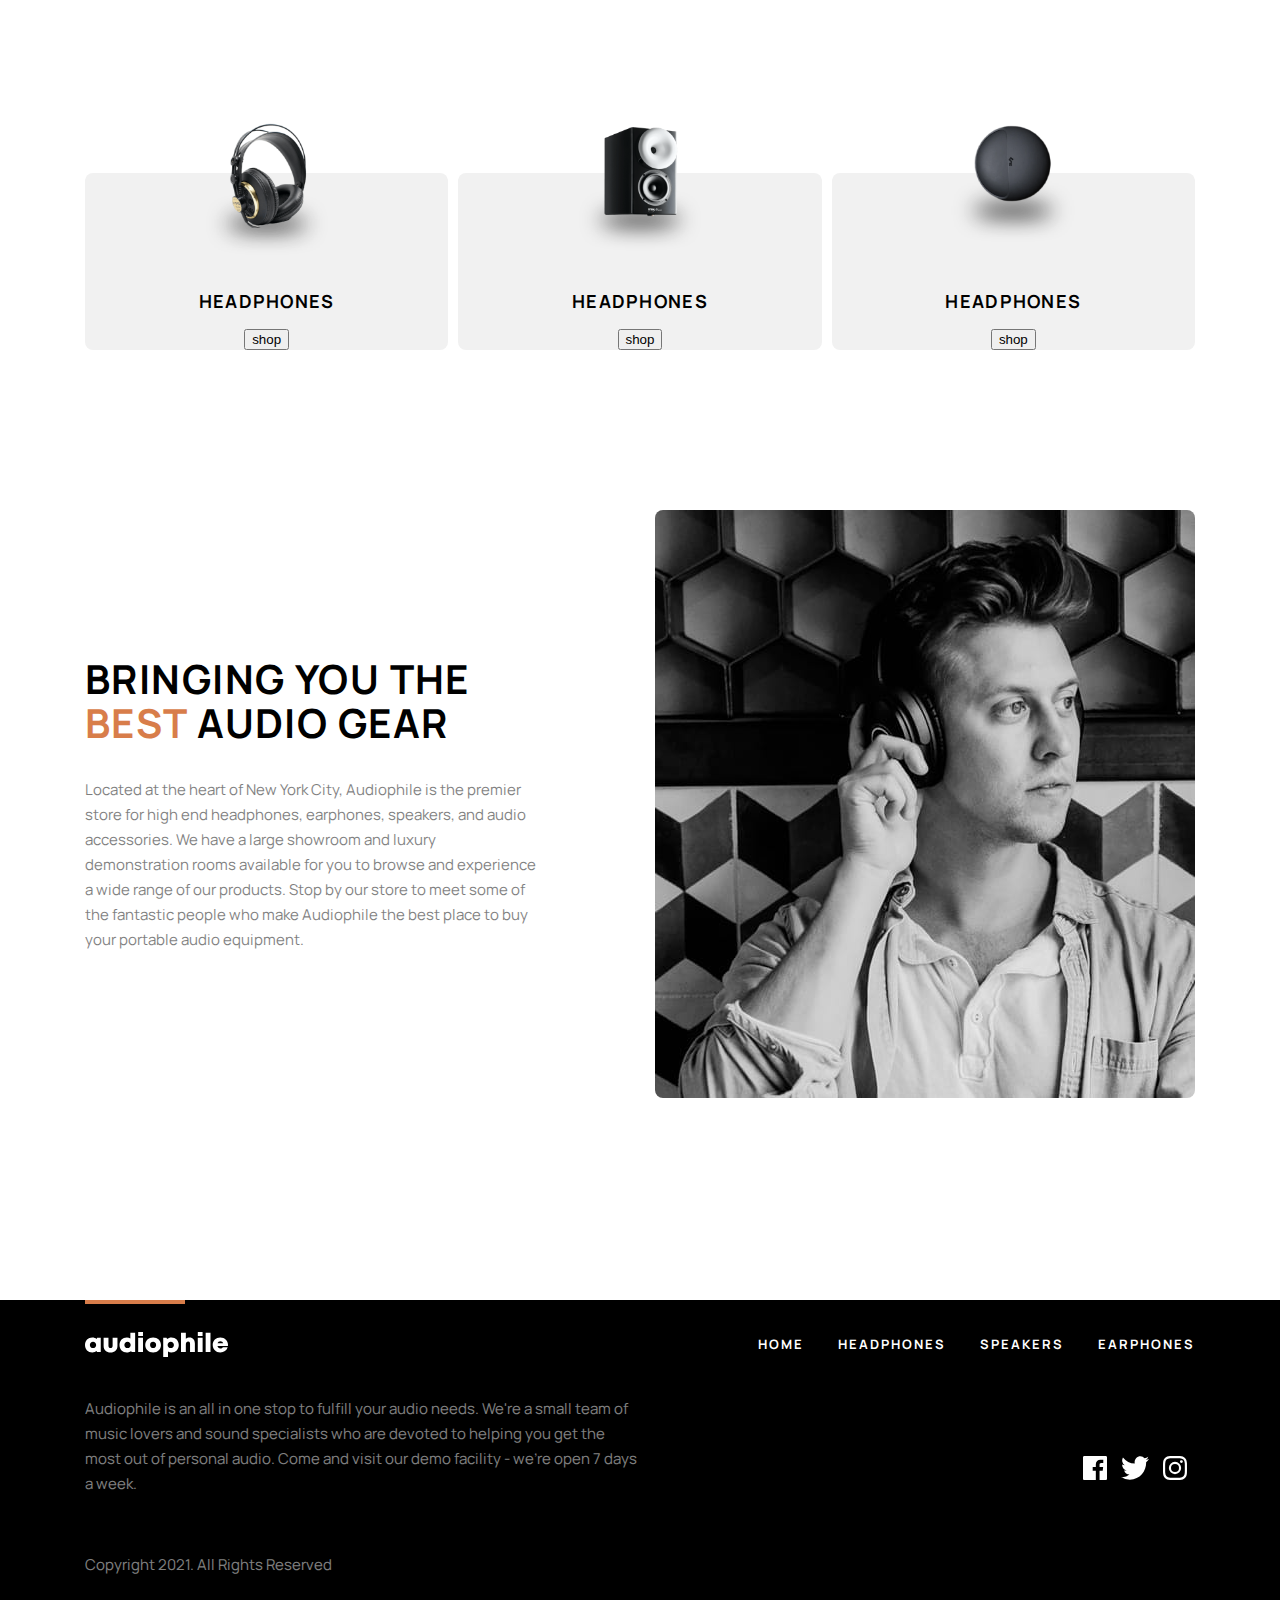
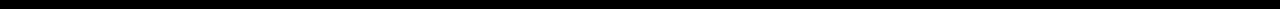
<file: src/pages/speakers.html>
<!DOCTYPE html>
<html lang="en">
  <head>
    <meta charset="UTF-8" />
    <meta http-equiv="X-UA-Compatible" content="IE=edge" />
    <meta name="viewport" content="width=device-width, initial-scale=1.0" />
    <title>Audiophile</title>
    <link rel="stylesheet" href="../../assets/css/global.css" />
  </head>
  <body>
    <header id="categories-header">
      <div class="container">
        <div class="logo">
          <div class="burger-menu" id="burger-menu">
            <img src="../../assets/images/home/tablet/icon-burger-menu.svg" alt="burger-menu">
          </div>
          <a href="../../index.html">
            <img src="../../assets/images/shared/desktop/logo.svg" alt="logo" />
          </a>
        </div>
        <nav>
          <ul>
            <li>
              <a href="../../index.html">home</a>
            </li>
            <li>
              <a href="headphones.html">headphones</a>
            </li>
            <li>
              <a href="speakers.html">speakers</a>
            </li>
            <li>
              <a href="earphones.html">earphones</a>
            </li>
          </ul>
        </nav>
        <div class="cart" id="cart">
          <a href="#" data-items-count="3">
            <img
              src="../../assets/images/shared/desktop/icon-cart.svg"
              alt="cart"
            />
          </a>
        </div>
      </div>
    </header>
    <main>
      <div id="myModal" class="modal hidden">
        <div class="container">
          <div class="modal-content" id="modal-content">
            <div class="cart-title">
              <h2>cart (3)</h2>
              <p>remove all</p>
            </div>
            <div class="product-list">
              <div class="product">
                <img
                  src="../../assets/images/cart/image-xx99-mark-two-headphones.jpg"
                  alt="speaker"
                />
                <div class="info">
                  <div class="title">
                    <p class="product-title">XX99 MK II</p>
                  </div>
                  <div class="price">
                    <span>2,999</span>
                  </div>
                </div>
                <div class="count">
                  <button id="minus">-</button>
                  <input type="number" id="count" value="1" disabled min="1" />
                  <button id="plus">+</button>
                </div>
              </div>
              <div class="product">
                <img
                  src="../../assets/images/cart/image-xx99-mark-two-headphones.jpg"
                  alt="speaker"
                />
                <div class="info">
                  <div class="title">
                    <p class="product-title">XX99 MK II</p>
                  </div>
                  <div class="price">
                    <span>2,999</span>
                  </div>
                </div>
                <div class="count">
                  <button id="minus">-</button>
                  <input type="number" id="count" value="1" disabled min="1" />
                  <button id="plus">+</button>
                </div>
              </div>
              <div class="product">
                <img
                  src="../../assets/images/cart/image-xx99-mark-two-headphones.jpg"
                  alt="speaker"
                />
                <div class="info">
                  <div class="title">
                    <p class="product-title">XX99 MK II</p>
                  </div>
                  <div class="price">
                    <span>2,999</span>
                  </div>
                </div>
                <div class="count">
                  <button id="minus">-</button>
                  <input type="number" id="count" value="1" disabled min="1" />
                  <button id="plus">+</button>
                </div>
              </div>
            </div>
            <div class="total">
              <h3>total</h3>
              <div class="price">
                <span>5,396</span>
              </div>
            </div>
            <button type="button" onclick="location.href='checkout.html'">
              checkout
            </button>
          </div>
        </div>
      </div>
      <div id="products-modal" class="modal hidden">
        <div class="container">
          <a href="#"
            ><div>
              <img
                src="../../assets/images/shared/desktop/image-category-thumbnail-headphones.png"
                alt="headphones"
              />
              <h2>headphones</h2>
              <button><span>shop</span></button>
            </div></a
          >
          <a href="#"
            ><div>
              <img
                src="../../assets/images/shared/desktop/image-category-thumbnail-speakers.png"
                alt="headphones"
              />
              <h2>headphones</h2>
              <button><span>shop</span></button>
            </div></a
          >
          <a href="#"
            ><div>
              <img
                src="../../assets/images/shared/desktop/image-category-thumbnail-earphones.png"
                alt="headphones"
              />
              <h2>headphones</h2>
              <button><span>shop</span></button>
            </div></a
          >
        </div>
      </div>
      <section class="category-heading">
        <div class="container">
          <h1>speakers</h1>
        </div>
      </section>
      <section class="speakers-first">
        <div class="container">
          <div class="img-container">
            <img
              src="../../assets/images/shared/desktop/image-zx9-speaker.jpg"
              alt="gear"
            />
          </div>
          <div class="text-container">
            <div class="text-content">
              <h3>new product</h3>
              <h1>ZX9 <br>
                SPEAKER</h1>
              <p>
                Upgrade your sound system with the all new ZX9 active speaker. It’s a bookshelf speaker system that offers truly wireless connectivity -- creating new possibilities for more pleasing and practical audio setups.
              </p>
              <button type="button" onclick="location.href='speaker-first-detail.html'">see product</button>
            </div>
          </div>
        </div>
      </section>
      <section class="speakers-second">
        <div class="container">
          <div class="text-container">
            <div class="text-content">
              <h1>ZX7 <br>
                SPEAKER</h1>
              <p>
                Stream high quality sound wirelessly with minimal loss. The ZX7 bookshelf speaker uses high-end audiophile components that represents the top of the line powered speakers for home or studio use.
              </p>
              <button type="button" onclick="location.href='speaker-second-detail.html'">see product</button>
            </div>
          </div>
          <div class="img-container">
            <img
              src="../../assets/images/shared/desktop/image-zx7-speaker.jpg"
              alt="gear"
            />
          </div>
        </div>
      </section>
      <section class="products">
        <div class="container">
          <a href="#"
            ><div>
              <img
                src="../../assets/images/shared/desktop/image-category-thumbnail-headphones.png"
                alt="headphones"
              />
              <h2>headphones</h2>
              <button><span>shop</span></button>
            </div></a
          >
          <a href="#"
            ><div>
              <img
                src="../../assets/images/shared/desktop/image-category-thumbnail-speakers.png"
                alt="headphones"
              />
              <h2>headphones</h2>
              <button><span>shop</span></button>
            </div></a
          >
          <a href="#"
            ><div>
              <img
                src="../../assets/images/shared/desktop/image-category-thumbnail-earphones.png"
                alt="headphones"
              />
              <h2>headphones</h2>
              <button><span>shop</span></button>
            </div></a
          >
        </div>
      </section>
      <section class="audio-gear categories-audio-gear">
        <div class="container">
          <div class="text-container">
            <div class="text-content">
              <h2>Bringing you the <strong>best</strong> audio gear</h2>
              <p>
                Located at the heart of New York City, Audiophile is the premier
                store for high end headphones, earphones, speakers, and audio
                accessories. We have a large showroom and luxury demonstration
                rooms available for you to browse and experience a wide range of
                our products. Stop by our store to meet some of the fantastic
                people who make Audiophile the best place to buy your portable
                audio equipment.
              </p>
            </div>
          </div>
          <div class="img-container">
            <img
              src="../../assets/images/shared/desktop/image-best-gear.jpg"
              alt="gear"
            />
          </div>
        </div>
      </section>
    </main>

    <footer>
      <div class="container">
        <div class="rect"></div>
        <div class="navigation">
          <div class="logo">
            <a href="index.html">
              <img src="../../assets/images/shared/desktop/logo.svg" alt="logo" />
            </a>
          </div>
          <nav>
            <ul>
              <li>
                <a href="../../index.html">home</a>
              </li>
              <li>
                <a href="headphones.html">headphones</a>
              </li>
              <li>
                <a href="speakers.html">speakers</a>
              </li>
              <li>
                <a href="earphones.html">earphones</a>
              </li>
            </ul>
          </nav>
        </div>
        <div class="info">
          <div class="about">
            <p class="about-text">
              Audiophile is an all in one stop to fulfill your audio needs.
              We're a small team of music lovers and sound specialists who are
              devoted to helping you get the most out of personal audio. Come
              and visit our demo facility - we’re open 7 days a week.
            </p>
            <p class="copyright">Copyright 2021. All Rights Reserved</p>
          </div>
          <div class="social">
            <a href=""
              ><img
                src="../../assets/images/shared/desktop/icon-facebook.svg"
                alt="icon-facebook"
            /></a>
            <a href=""
              ><img
                src="../../assets/images/shared/desktop/icon-twitter.svg"
                alt="icon-twitter"
            /></a>
            <a href=""
              ><img
                src="../../assets/images/shared/desktop/icon-instagram.svg"
                alt="icon-instagram"
            /></a>
          </div>
        </div>
      </div>
    </footer>
    <script src="../js/script.js"></script>
  </body>
</html>
</file>
<file: assets/css/global.css>
/*#region resetScss*/
html,
body,
div,
span,
applet,
object,
iframe,
h1,
h2,
h3,
h4,
h5,
h6,
p,
blockquote,
pre,
a,
abbr,
acronym,
address,
big,
cite,
code,
del,
dfn,
em,
img,
ins,
kbd,
q,
s,
samp,
small,
strike,
strong,
sub,
sup,
tt,
var,
b,
u,
i,
center,
dl,
dt,
dd,
ol,
ul,
li,
fieldset,
form,
label,
legend,
table,
caption,
tbody,
tfoot,
thead,
tr,
th,
td,
article,
aside,
canvas,
details,
embed,
figure,
figcaption,
footer,
header,
hgroup,
menu,
nav,
output,
ruby,
section,
summary,
time,
mark,
audio,
video {
  margin: 0;
  padding: 0;
  border: 0;
  font-size: 100%;
  font: inherit;
  vertical-align: baseline;
}

/* HTML5 display-role reset for older browsers */
article,
aside,
details,
figcaption,
figure,
footer,
header,
hgroup,
menu,
nav,
section {
  display: block;
}

body {
  line-height: 1;
}

ol,
ul {
  list-style: none;
}

blockquote,
q {
  quotes: none;
}

blockquote:before, blockquote:after {
  content: "";
  content: none;
}

q:before, q:after {
  content: "";
  content: none;
}

table {
  border-collapse: collapse;
  border-spacing: 0;
}

a {
  text-decoration: none;
}

* {
  -webkit-box-sizing: border-box;
          box-sizing: border-box;
}

/*#endregion resetScss*/
.container {
  max-width: 1110px;
  width: 100%;
  margin: 0 auto;
}

.hidden {
  display: none;
}

/*#region fonts*/
@font-face {
  font-family: "Manrope-regular";
  src: url("../../assets/fonts/manrope-regular/Manrope-Regular.woff2") format("woff2"), url("../../assets/fonts/manrope-regular/Manrope-Regular.woff") format("woff"), url("../../assets/fonts/manrope-regular/Manrope-Regular.ttf") format("truetype");
  font-weight: normal;
  font-style: normal;
  font-display: swap;
}

@font-face {
  font-family: "Manrope-bold";
  src: url("../../assets/fonts/manrope-bold/Manrope-Bold.woff2") format("woff2"), url("../../assets/fonts/manrope-bold/Manrope-Bold.woff") format("woff"), url("../../assets/fonts/manrope-bold/Manrope-Bold.ttf") format("truetype");
  font-weight: bold;
  font-style: normal;
  font-display: swap;
}

/*#endregion fonts*/
/*#region colors*/
/*#endregion colors*/
/*#region mixins*/
/*#endregion mixins*/
.btn {
  text-transform: uppercase;
  border: none;
  outline: none;
  font-family: "manrope-bold";
  font-size: 13px;
  line-height: 18px;
  letter-spacing: 1px;
  padding: 15px 30px;
  cursor: pointer;
}

.btn--primary {
  background: #d87d4a;
  color: #fff;
}

.btn--primary::after {
  display: block;
  content: "";
  border-bottom: solid 3px #fff;
  -webkit-transform: scaleX(0);
          transform: scaleX(0);
  -webkit-transition: -webkit-transform 250ms ease-in-out;
  transition: -webkit-transform 250ms ease-in-out;
  transition: transform 250ms ease-in-out;
  transition: transform 250ms ease-in-out, -webkit-transform 250ms ease-in-out;
}

.btn--primary:hover {
  background: #fbaf85;
}

.btn--primary:hover::after {
  -webkit-transform: scaleX(1);
          transform: scaleX(1);
}

.btn--secondary {
  border: 1px solid #000;
  color: #000;
}

.btn--secondary::after {
  display: block;
  content: "";
  border-bottom: solid 3px #fff;
  -webkit-transform: scaleX(0);
          transform: scaleX(0);
  -webkit-transition: -webkit-transform 250ms ease-in-out;
  transition: -webkit-transform 250ms ease-in-out;
  transition: transform 250ms ease-in-out;
  transition: transform 250ms ease-in-out, -webkit-transform 250ms ease-in-out;
}

.btn--secondary:hover {
  background: #000;
  color: white;
}

.btn--secondary:hover::after {
  -webkit-transform: scaleX(1);
          transform: scaleX(1);
}

.btn--borderless {
  background: none;
  color: #000;
  opacity: 0.5;
}

.btn--borderless::after {
  display: block;
  content: "";
  padding-bottom: 2px;
  border-bottom: solid 2px #000;
  -webkit-transform: scaleX(0);
          transform: scaleX(0);
  -webkit-transition: -webkit-transform 250ms ease-in-out;
  transition: -webkit-transform 250ms ease-in-out;
  transition: transform 250ms ease-in-out;
  transition: transform 250ms ease-in-out, -webkit-transform 250ms ease-in-out;
}

.btn--borderless:hover {
  color: #d87d4a;
}

.btn--borderless:hover::after {
  -webkit-transform: scaleX(1);
          transform: scaleX(1);
}

.btn--borderless span::after {
  content: "";
  border: solid #d87d4a;
  border-width: 0 3px 3px 0;
  display: inline-block;
  padding: 3px;
  margin-left: 14px;
  -webkit-transform: rotate(-45deg);
          transform: rotate(-45deg);
}

.product {
  display: -ms-grid;
  display: grid;
  -ms-grid-columns: 1fr 2fr;
      grid-template-columns: 1fr 2fr;
  -webkit-box-align: center;
      -ms-flex-align: center;
          align-items: center;
  margin-top: 24px;
  gap: 16px;
}

.product img {
  width: 4rem;
}

.product .info .title {
  display: -webkit-box;
  display: -ms-flexbox;
  display: flex;
  -webkit-box-pack: justify;
      -ms-flex-pack: justify;
          justify-content: space-between;
  font-family: "manrope-bold";
  font-size: 15px;
}

.product .info .title .product-title {
  text-transform: uppercase;
}

.product .info .title .count {
  opacity: 0.5;
}

.product .info .price {
  margin-bottom: 0;
}

.product .info .price span {
  font-family: "manrope-regular";
  font-size: 14px;
  opacity: 0.5;
}

#products-modal {
  margin-top: 100px;
  padding: 0;
}

#products-modal .container {
  display: -ms-grid;
  display: grid;
  -ms-grid-columns: (minmax(70px, 1fr))[auto-fit];
      grid-template-columns: repeat(auto-fit, minmax(70px, 1fr));
  position: relative;
  gap: 10px;
  background: #fff;
  border-radius: 0 0 8px 8px;
}

#products-modal .container a div {
  display: -webkit-box;
  display: -ms-flexbox;
  display: flex;
  -webkit-box-pack: end;
      -ms-flex-pack: end;
          justify-content: flex-end;
  -webkit-box-align: center;
      -ms-flex-align: center;
          align-items: center;
  -webkit-box-orient: vertical;
  -webkit-box-direction: normal;
      -ms-flex-direction: column;
          flex-direction: column;
  margin-top: 50px;
  background: #f1f1f1;
  border-radius: 8px;
}

#products-modal .container a div img {
  width: 144px;
  position: absolute;
  top: 0;
}

#products-modal .container a div h2 {
  font-family: "manrope-bold";
  margin-top: 116px;
  margin-bottom: 15px;
  font-size: 18px;
  line-height: 25px;
  letter-spacing: 1.29px;
  text-transform: uppercase;
  color: #000;
}

#products-modal .container a div button {
  text-transform: uppercase;
  border: none;
  outline: none;
  background: none;
  color: black;
  opacity: 0.5;
  font-family: "manrope-bold";
  font-size: 13px;
  line-height: 18px;
  letter-spacing: 1px;
  padding: 15px 30px;
  cursor: pointer;
}

#products-modal .container a div button::after {
  display: block;
  content: "";
  padding-bottom: 2px;
  border-bottom: solid 2px #000;
  -webkit-transform: scaleX(0);
          transform: scaleX(0);
  -webkit-transition: -webkit-transform 250ms ease-in-out;
  transition: -webkit-transform 250ms ease-in-out;
  transition: transform 250ms ease-in-out;
  transition: transform 250ms ease-in-out, -webkit-transform 250ms ease-in-out;
}

#products-modal .container a div button:hover {
  color: #d87d4a;
}

#products-modal .container a div button:hover::after {
  -webkit-transform: scaleX(1);
          transform: scaleX(1);
}

#products-modal .container a div button span::after {
  content: "";
  border: solid #d87d4a;
  border-width: 0 3px 3px 0;
  display: inline-block;
  padding: 3px;
  margin-left: 14px;
  -webkit-transform: rotate(-45deg);
          transform: rotate(-45deg);
}

.modal {
  position: fixed;
  /* Stay in place */
  z-index: 1;
  /* Sit on top */
  padding-top: 100px;
  /* Location of the box */
  left: 0;
  top: 0;
  width: 100%;
  /* Full width */
  height: 100%;
  /* Full height */
  overflow: auto;
  /* Enable scroll if needed */
  background-color: black;
  /* Fallback color */
  background-color: rgba(0, 0, 0, 0.4);
  /* Black w/ opacity */
}

.modal .container {
  display: -webkit-box;
  display: -ms-flexbox;
  display: flex;
  -webkit-box-pack: end;
      -ms-flex-pack: end;
          justify-content: flex-end;
}

.modal .container .modal-content {
  width: 400px;
  background-color: #fff;
  border-radius: 8px;
  padding: 32px;
}

.modal .container .modal-content .cart-title {
  display: -webkit-box;
  display: -ms-flexbox;
  display: flex;
  -webkit-box-pack: justify;
      -ms-flex-pack: justify;
          justify-content: space-between;
  -webkit-box-align: center;
      -ms-flex-align: center;
          align-items: center;
}

.modal .container .modal-content .cart-title h2 {
  font-family: "manrope-bold";
  font-size: 18px;
  letter-spacing: 1.28571px;
  text-transform: uppercase;
}

.modal .container .modal-content .cart-title p {
  background: none;
  outline: none;
  border: none;
  cursor: pointer;
  text-decoration: underline;
  opacity: 0.5;
}

.modal .container .modal-content .cart-title p::first-letter {
  text-transform: uppercase;
}

.modal .container .modal-content .cart-title p:hover {
  color: #d87d4a;
  opacity: 1;
}

.modal .container .modal-content .product-list .product {
  -ms-grid-columns: 1fr 2fr 2fr;
      grid-template-columns: 1fr 2fr 2fr;
}

.modal .container .modal-content .product-list .product .count {
  display: -webkit-box;
  display: -ms-flexbox;
  display: flex;
  -webkit-box-pack: start;
      -ms-flex-pack: start;
          justify-content: flex-start;
}

.modal .container .modal-content .product-list .product .count button,
.modal .container .modal-content .product-list .product .count input {
  width: 40px;
  background: #f1f1f1;
  border: 0;
  outline: none;
  padding: 10px;
}

.modal .container .modal-content .product-list .product .count button {
  color: rgba(0, 0, 0, 0.25);
  cursor: pointer;
}

.modal .container .modal-content .product-list .product .count button:hover {
  color: #d87d4a;
  background: #e4e4e4;
}

.modal .container .modal-content .product-list .product .count input {
  text-align: center;
  color: black;
}

.modal .container .modal-content .product-list .product .count input[type="number"]::-webkit-inner-spin-button {
  -webkit-appearance: none;
}

.modal .container .modal-content .total {
  display: -webkit-box;
  display: -ms-flexbox;
  display: flex;
  -webkit-box-pack: justify;
      -ms-flex-pack: justify;
          justify-content: space-between;
  -webkit-box-align: center;
      -ms-flex-align: center;
          align-items: center;
  margin: 32px 0;
}

.modal .container .modal-content .total h3 {
  text-transform: uppercase;
  opacity: 0.5;
}

.modal .container .modal-content .total .price {
  margin-bottom: 0;
}

.modal .container .modal-content button {
  text-transform: uppercase;
  border: none;
  outline: none;
  background: #d87d4a;
  color: #fff;
  font-family: "manrope-bold";
  font-size: 13px;
  line-height: 18px;
  letter-spacing: 1px;
  padding: 15px 30px;
  cursor: pointer;
  width: 100%;
}

.modal .container .modal-content button::after {
  display: block;
  content: "";
  border-bottom: solid 3px #fff;
  -webkit-transform: scaleX(0);
          transform: scaleX(0);
  -webkit-transition: -webkit-transform 250ms ease-in-out;
  transition: -webkit-transform 250ms ease-in-out;
  transition: transform 250ms ease-in-out;
  transition: transform 250ms ease-in-out, -webkit-transform 250ms ease-in-out;
}

.modal .container .modal-content button:hover {
  background: #fbaf85;
}

.modal .container .modal-content button:hover::after {
  -webkit-transform: scaleX(1);
          transform: scaleX(1);
}

/* The Close Button */
.close {
  color: #aaaaaa;
  float: right;
  font-size: 28px;
  font-weight: bold;
}

.close:hover,
.close:focus {
  color: #000;
  text-decoration: none;
  cursor: pointer;
}

.price {
  margin-bottom: 50px;
}

.price span {
  font-family: "manrope-bold";
  font-size: 18px;
  line-height: 25px;
  letter-spacing: 1.28571px;
}

.price span::before {
  content: "$";
  margin-right: 5px;
}

#categories-header {
  background: #000;
}

section.category-heading {
  padding: 97px 0;
  background: #000;
}

section.category-heading .container h1 {
  font-family: "manrope-bold";
  color: #fff;
  font-size: 40px;
  line-height: 44px;
  text-align: center;
  letter-spacing: 1.42857px;
  text-transform: uppercase;
}

section.headphones-first, section.headphones-second, section.headphones-third {
  margin: 160px 0;
}

section.headphones-first .container, section.headphones-second .container, section.headphones-third .container {
  display: -webkit-box;
  display: -ms-flexbox;
  display: flex;
  -webkit-box-pack: justify;
      -ms-flex-pack: justify;
          justify-content: space-between;
  -webkit-box-align: center;
      -ms-flex-align: center;
          align-items: center;
}

section.headphones-first .container div, section.headphones-second .container div, section.headphones-third .container div {
  width: 49%;
}

section.headphones-first .container img, section.headphones-second .container img, section.headphones-third .container img {
  width: 100%;
}

section.headphones-first .container .text-content, section.headphones-second .container .text-content, section.headphones-third .container .text-content {
  color: #000;
  width: 100%;
}

section.headphones-first .container .text-content h3, section.headphones-second .container .text-content h3, section.headphones-third .container .text-content h3 {
  line-height: 19px;
  letter-spacing: 10px;
  text-transform: uppercase;
  opacity: 0.5;
}

section.headphones-first .container .text-content h1, section.headphones-second .container .text-content h1, section.headphones-third .container .text-content h1 {
  font-family: "manrope-bold";
  font-size: 56px;
  line-height: 58px;
  letter-spacing: 2px;
  text-transform: uppercase;
  margin: 24px 0;
}

section.headphones-first .container .text-content p, section.headphones-second .container .text-content p, section.headphones-third .container .text-content p {
  opacity: 0.75;
  font-size: 15px;
  line-height: 25px;
  margin-bottom: 40px;
}

section.headphones-first .container .text-content button, section.headphones-second .container .text-content button, section.headphones-third .container .text-content button {
  text-transform: uppercase;
  border: none;
  outline: none;
  background: #d87d4a;
  color: #fff;
  font-family: "manrope-bold";
  font-size: 13px;
  line-height: 18px;
  letter-spacing: 1px;
  padding: 15px 30px;
  cursor: pointer;
}

section.headphones-first .container .text-content button::after, section.headphones-second .container .text-content button::after, section.headphones-third .container .text-content button::after {
  display: block;
  content: "";
  border-bottom: solid 3px #fff;
  -webkit-transform: scaleX(0);
          transform: scaleX(0);
  -webkit-transition: -webkit-transform 250ms ease-in-out;
  transition: -webkit-transform 250ms ease-in-out;
  transition: transform 250ms ease-in-out;
  transition: transform 250ms ease-in-out, -webkit-transform 250ms ease-in-out;
}

section.headphones-first .container .text-content button:hover, section.headphones-second .container .text-content button:hover, section.headphones-third .container .text-content button:hover {
  background: #fbaf85;
}

section.headphones-first .container .text-content button:hover::after, section.headphones-second .container .text-content button:hover::after, section.headphones-third .container .text-content button:hover::after {
  -webkit-transform: scaleX(1);
          transform: scaleX(1);
}

section.headphones-first .container div, section.headphones-second .container div, section.headphones-third .container div {
  width: 45%;
}

section.headphones-first h3, section.headphones-second h3, section.headphones-third h3 {
  color: #d87d4a;
}

section.categories-audio-gear {
  margin: 160px 0;
}

section.earphones-first {
  margin: 160px 0;
}

section.earphones-first .container {
  display: -webkit-box;
  display: -ms-flexbox;
  display: flex;
  -webkit-box-pack: justify;
      -ms-flex-pack: justify;
          justify-content: space-between;
  -webkit-box-align: center;
      -ms-flex-align: center;
          align-items: center;
}

section.earphones-first .container div {
  width: 49%;
}

section.earphones-first .container img {
  width: 100%;
}

section.earphones-first .container .text-content {
  color: #000;
  width: 100%;
}

section.earphones-first .container .text-content h3 {
  line-height: 19px;
  letter-spacing: 10px;
  text-transform: uppercase;
  opacity: 0.5;
}

section.earphones-first .container .text-content h1 {
  font-family: "manrope-bold";
  font-size: 56px;
  line-height: 58px;
  letter-spacing: 2px;
  text-transform: uppercase;
  margin: 24px 0;
}

section.earphones-first .container .text-content p {
  opacity: 0.75;
  font-size: 15px;
  line-height: 25px;
  margin-bottom: 40px;
}

section.earphones-first .container .text-content button {
  text-transform: uppercase;
  border: none;
  outline: none;
  background: #d87d4a;
  color: #fff;
  font-family: "manrope-bold";
  font-size: 13px;
  line-height: 18px;
  letter-spacing: 1px;
  padding: 15px 30px;
  cursor: pointer;
}

section.earphones-first .container .text-content button::after {
  display: block;
  content: "";
  border-bottom: solid 3px #fff;
  -webkit-transform: scaleX(0);
          transform: scaleX(0);
  -webkit-transition: -webkit-transform 250ms ease-in-out;
  transition: -webkit-transform 250ms ease-in-out;
  transition: transform 250ms ease-in-out;
  transition: transform 250ms ease-in-out, -webkit-transform 250ms ease-in-out;
}

section.earphones-first .container .text-content button:hover {
  background: #fbaf85;
}

section.earphones-first .container .text-content button:hover::after {
  -webkit-transform: scaleX(1);
          transform: scaleX(1);
}

section.earphones-first .container div {
  width: 45%;
}

section.earphones-first h3 {
  color: #d87d4a;
}

section.speakers-first, section.speakers-second {
  margin: 160px 0;
}

section.speakers-first .container, section.speakers-second .container {
  display: -webkit-box;
  display: -ms-flexbox;
  display: flex;
  -webkit-box-pack: justify;
      -ms-flex-pack: justify;
          justify-content: space-between;
  -webkit-box-align: center;
      -ms-flex-align: center;
          align-items: center;
}

section.speakers-first .container div, section.speakers-second .container div {
  width: 49%;
}

section.speakers-first .container img, section.speakers-second .container img {
  width: 100%;
}

section.speakers-first .container .text-content, section.speakers-second .container .text-content {
  color: #000;
  width: 100%;
}

section.speakers-first .container .text-content h3, section.speakers-second .container .text-content h3 {
  line-height: 19px;
  letter-spacing: 10px;
  text-transform: uppercase;
  opacity: 0.5;
}

section.speakers-first .container .text-content h1, section.speakers-second .container .text-content h1 {
  font-family: "manrope-bold";
  font-size: 56px;
  line-height: 58px;
  letter-spacing: 2px;
  text-transform: uppercase;
  margin: 24px 0;
}

section.speakers-first .container .text-content p, section.speakers-second .container .text-content p {
  opacity: 0.75;
  font-size: 15px;
  line-height: 25px;
  margin-bottom: 40px;
}

section.speakers-first .container .text-content button, section.speakers-second .container .text-content button {
  text-transform: uppercase;
  border: none;
  outline: none;
  background: #d87d4a;
  color: #fff;
  font-family: "manrope-bold";
  font-size: 13px;
  line-height: 18px;
  letter-spacing: 1px;
  padding: 15px 30px;
  cursor: pointer;
}

section.speakers-first .container .text-content button::after, section.speakers-second .container .text-content button::after {
  display: block;
  content: "";
  border-bottom: solid 3px #fff;
  -webkit-transform: scaleX(0);
          transform: scaleX(0);
  -webkit-transition: -webkit-transform 250ms ease-in-out;
  transition: -webkit-transform 250ms ease-in-out;
  transition: transform 250ms ease-in-out;
  transition: transform 250ms ease-in-out, -webkit-transform 250ms ease-in-out;
}

section.speakers-first .container .text-content button:hover, section.speakers-second .container .text-content button:hover {
  background: #fbaf85;
}

section.speakers-first .container .text-content button:hover::after, section.speakers-second .container .text-content button:hover::after {
  -webkit-transform: scaleX(1);
          transform: scaleX(1);
}

section.speakers-first .container div, section.speakers-second .container div {
  width: 45%;
}

section.speakers-first h3, section.speakers-second h3 {
  color: #d87d4a;
}

section.go-back {
  margin: 60px 0;
}

section.headphones-first-detail {
  margin: 60px 0;
}

section.headphones-first-detail .container .text-container .text-content .buttons {
  width: 65%;
  display: -webkit-box;
  display: -ms-flexbox;
  display: flex;
}

section.headphones-first-detail .container .text-container .text-content .buttons .count {
  display: -webkit-box;
  display: -ms-flexbox;
  display: flex;
  -webkit-box-pack: start;
      -ms-flex-pack: start;
          justify-content: flex-start;
}

section.headphones-first-detail .container .text-container .text-content .buttons .count button,
section.headphones-first-detail .container .text-container .text-content .buttons .count input {
  width: 40px;
  padding: 0;
  background: #f1f1f1;
}

section.headphones-first-detail .container .text-container .text-content .buttons .count button {
  color: rgba(0, 0, 0, 0.25);
}

section.headphones-first-detail .container .text-container .text-content .buttons .count button:hover {
  color: #d87d4a;
  background: #e4e4e4;
}

section.headphones-first-detail .container .text-container .text-content .buttons .count input {
  border: 0;
  text-align: center;
}

section.headphones-first-detail .container .text-container .text-content .buttons .count input[type="number"]::-webkit-inner-spin-button {
  -webkit-appearance: none;
}

section.features .container {
  display: -webkit-box;
  display: -ms-flexbox;
  display: flex;
  -webkit-box-pack: justify;
      -ms-flex-pack: justify;
          justify-content: space-between;
}

section.features .container #features {
  width: 60%;
}

section.features .container #features p {
  margin-top: 32px;
  opacity: 0.5;
}

section.features .container div h2 {
  font-family: "manrope-bold";
  margin-bottom: 32px;
  font-size: 32px;
  line-height: 36px;
  letter-spacing: 1.14286px;
  text-transform: uppercase;
}

section.features .container #in-the-box {
  width: 30%;
}

section.features .container #in-the-box ul li {
  margin-bottom: 8px;
  color: rgba(0, 0, 0, 0.5);
}

section.features .container #in-the-box ul li span {
  color: #d87d4a;
  margin-right: 24px;
}

section.products-gallery {
  margin: 160px 0;
}

section.products-gallery .container {
  display: -ms-grid;
  display: grid;
  -ms-grid-rows: 1fr 1fr;
      grid-template-rows: 1fr 1fr;
  -ms-grid-columns: 445px 640px;
      grid-template-columns: 445px 640px;
  gap: 32px;
}

section.products-gallery .container div img {
  border-radius: 8px;
}

section.products-gallery .container #third {
  -ms-grid-column: 2;
  grid-column: 2;
  -ms-grid-row: 1;
  -ms-grid-row-span: 2;
  grid-row: 1/3;
}

section.also-like h2 {
  text-align: center;
  font-family: "manrope-bold";
  font-size: 32px;
  line-height: 36px;
  letter-spacing: 1.14286px;
  text-transform: uppercase;
  margin-bottom: 64px;
}

section.also-like .container {
  display: -ms-grid;
  display: grid;
  -ms-grid-columns: (minmax(150px, 1fr))[auto-fit];
      grid-template-columns: repeat(auto-fit, minmax(150px, 1fr));
  gap: 30px;
}

section.also-like .container .product-container {
  width: 100%;
  display: -webkit-box;
  display: -ms-flexbox;
  display: flex;
  -webkit-box-pack: justify;
      -ms-flex-pack: justify;
          justify-content: space-between;
  -webkit-box-align: center;
      -ms-flex-align: center;
          align-items: center;
  -webkit-box-orient: vertical;
  -webkit-box-direction: normal;
      -ms-flex-direction: column;
          flex-direction: column;
}

section.also-like .container .product-container .image-container {
  width: 100%;
}

section.also-like .container .product-container .image-container img {
  width: 100%;
  -o-object-fit: contain;
     object-fit: contain;
}

section.also-like .container .product-container h2 {
  font-family: "manrope-bold";
  font-size: 24px;
  line-height: 33px;
  text-align: center;
  letter-spacing: 1.71429px;
  text-transform: uppercase;
  margin: 40px 0;
}

section.also-like .container .product-container button {
  text-transform: uppercase;
  border: none;
  outline: none;
  background: #d87d4a;
  color: #fff;
  font-family: "manrope-bold";
  font-size: 13px;
  line-height: 18px;
  letter-spacing: 1px;
  padding: 15px 30px;
  cursor: pointer;
}

section.also-like .container .product-container button::after {
  display: block;
  content: "";
  border-bottom: solid 3px #fff;
  -webkit-transform: scaleX(0);
          transform: scaleX(0);
  -webkit-transition: -webkit-transform 250ms ease-in-out;
  transition: -webkit-transform 250ms ease-in-out;
  transition: transform 250ms ease-in-out;
  transition: transform 250ms ease-in-out, -webkit-transform 250ms ease-in-out;
}

section.also-like .container .product-container button:hover {
  background: #fbaf85;
}

section.also-like .container .product-container button:hover::after {
  -webkit-transform: scaleX(1);
          transform: scaleX(1);
}

#checkout-body {
  background: #fafafa;
}

section.checkout {
  margin-bottom: 140px;
}

section.checkout .container form {
  display: -ms-grid;
  display: grid;
  -ms-grid-columns: 2fr 1fr;
      grid-template-columns: 2fr 1fr;
  gap: 30px;
}

section.checkout .container form .checkout-details {
  background: #fff;
  padding: 54px 48px;
  border-radius: 8px;
}

section.checkout .container form .checkout-details h1 {
  font-family: "manrope-bold";
  font-size: 32px;
  line-height: 36px;
  letter-spacing: 1.14286px;
  text-transform: uppercase;
}

section.checkout .container form .checkout-details fieldset {
  margin-top: 32px;
}

section.checkout .container form .checkout-details fieldset legend {
  font-family: "manrope-bold";
  text-transform: uppercase;
  color: #d87d4a;
  font-size: 0.8125rem;
  letter-spacing: 0.0581rem;
  margin-bottom: 1rem;
}

section.checkout .container form .checkout-details fieldset .fields {
  display: -ms-grid;
  display: grid;
  -ms-grid-columns: 1fr;
      grid-template-columns: 1fr;
  gap: 24px 16px;
}

section.checkout .container form .checkout-details fieldset .fields .input {
  display: -webkit-box;
  display: -ms-flexbox;
  display: flex;
  -webkit-box-orient: vertical;
  -webkit-box-direction: normal;
      -ms-flex-direction: column;
          flex-direction: column;
}

section.checkout .container form .checkout-details fieldset .fields .input .input-top-text {
  display: -webkit-box;
  display: -ms-flexbox;
  display: flex;
  -webkit-box-pack: justify;
      -ms-flex-pack: justify;
          justify-content: space-between;
}

section.checkout .container form .checkout-details fieldset .fields .input .input-top-text label, section.checkout .container form .checkout-details fieldset .fields .input .input-top-text p {
  font-family: "manrope-bold";
  margin-bottom: 9px;
  font-size: 12px;
  line-height: 16px;
  letter-spacing: -0.214286px;
}

section.checkout .container form .checkout-details fieldset .fields .input input {
  padding: 1rem 0 1rem 1rem;
  border: 1px solid #cfcfcf;
  border-radius: 8px;
}

section.checkout .container form .checkout-details .shipping-info .fields .input:first-child {
  -ms-grid-column: 1;
  -ms-grid-column-span: 2;
  grid-column: 1/3;
}

section.checkout .container form .checkout-details .payment-details .method-radio {
  border: 1px solid;
  border-color: #cfcfcf;
  padding: 1rem 0 1rem 3.25rem;
  border-radius: 0.5rem;
  font-size: 0.875rem;
  display: block;
  position: relative;
  margin-bottom: 1rem;
  cursor: pointer;
}

section.checkout .container form .checkout-details .payment-details .method-radio input {
  border: 0px;
  clip: rect(0px, 0px, 0px, 0px);
  height: 1px;
  width: 1px;
  margin: -1px;
  padding: 0px;
  overflow: hidden;
  white-space: nowrap;
  position: absolute;
}

section.checkout .container form .checkout-details .payment-details .method-radio .radio-custom {
  display: -webkit-box;
  display: -ms-flexbox;
  display: flex;
  -webkit-box-pack: center;
      -ms-flex-pack: center;
          justify-content: center;
  -webkit-box-align: center;
      -ms-flex-align: center;
          align-items: center;
  width: 20px;
  height: 20px;
  border: 1px solid;
  border-color: #cfcfcf;
  border-radius: 50%;
  position: absolute;
  left: 1rem;
}

section.checkout .container form .checkout-details .payment-details .method-radio .radio-custom::after {
  content: "";
  position: absolute;
  background: #d87d4a;
  width: 10px;
  height: 10px;
  border-radius: 50%;
  -webkit-transition: -webkit-transform 0.3s linear;
  transition: -webkit-transform 0.3s linear;
  transition: transform 0.3s linear;
  transition: transform 0.3s linear, -webkit-transform 0.3s linear;
}

section.checkout .container form .checkout-details .payment-details .cash-on-delivery {
  -ms-grid-column: 1;
  -ms-grid-column-span: 2;
  grid-column: 1/3;
  gap: 32px;
  display: -webkit-box;
  display: -ms-flexbox;
  display: flex;
}

section.checkout .container form .checkout-details .payment-details .hidden {
  display: none;
}

section.checkout .container form .summary {
  background: #fff;
  border-radius: 8px;
  padding: 32px;
}

section.checkout .container form .summary h2 {
  font-family: "manrope-bold";
  font-size: 18px;
  line-height: 25px;
  letter-spacing: 1.28571px;
  text-transform: uppercase;
}

section.checkout .container form .summary .cart-info {
  margin: 32px 0;
}

section.checkout .container form .summary .cart-info > div {
  display: -webkit-box;
  display: -ms-flexbox;
  display: flex;
  -webkit-box-pack: justify;
      -ms-flex-pack: justify;
          justify-content: space-between;
  -webkit-box-align: center;
      -ms-flex-align: center;
          align-items: center;
  margin-bottom: 8px;
}

section.checkout .container form .summary .cart-info > div p {
  text-transform: uppercase;
  opacity: 0.5;
}

section.checkout .container form .summary .cart-info > div .price {
  margin-bottom: 0;
}

section.checkout .container form .summary .cart-info .grand-total {
  margin-top: 24px;
}

section.checkout .container form .summary .cart-info .grand-total .price {
  color: #d87d4a;
}

section.checkout .container form .summary .continue button {
  text-transform: uppercase;
  border: none;
  outline: none;
  background: #d87d4a;
  color: #fff;
  font-family: "manrope-bold";
  font-size: 13px;
  line-height: 18px;
  letter-spacing: 1px;
  padding: 15px 30px;
  cursor: pointer;
  width: 100%;
}

section.checkout .container form .summary .continue button::after {
  display: block;
  content: "";
  border-bottom: solid 3px #fff;
  -webkit-transform: scaleX(0);
          transform: scaleX(0);
  -webkit-transition: -webkit-transform 250ms ease-in-out;
  transition: -webkit-transform 250ms ease-in-out;
  transition: transform 250ms ease-in-out;
  transition: transform 250ms ease-in-out, -webkit-transform 250ms ease-in-out;
}

section.checkout .container form .summary .continue button:hover {
  background: #fbaf85;
}

section.checkout .container form .summary .continue button:hover::after {
  -webkit-transform: scaleX(1);
          transform: scaleX(1);
}

#checkout-container {
  -webkit-box-pack: center;
      -ms-flex-pack: center;
          justify-content: center;
  position: relative;
  top: 20%;
}

#checkout-container #modal-content {
  width: 540px;
}

#checkout-container #modal-content h2 {
  font-family: "manrope-bold";
  font-size: 32px;
  line-height: 36px;
  letter-spacing: 1.14286px;
  text-transform: uppercase;
  margin: 30px 0 20px 0;
}

#checkout-container #modal-content .message {
  opacity: 0.5;
}

#checkout-container #modal-content .order-product {
  display: -ms-grid;
  display: grid;
  -ms-grid-columns: 2fr 1fr;
      grid-template-columns: 2fr 1fr;
  margin-bottom: 48px;
  margin-top: 32px;
}

#checkout-container #modal-content .order-product .item {
  padding: 24px;
  background: #f1f1f1;
  border-radius: 8px 0 0 8px;
}

#checkout-container #modal-content .order-product .item .product {
  margin: 0;
}

#checkout-container #modal-content .order-product .item .hidden {
  display: none;
}

#checkout-container #modal-content .order-product .item .other, #checkout-container #modal-content .order-product .item .temp {
  border-top: 1px solid #cfcfcf;
  text-align: center;
  font-family: "manrope-bold";
  opacity: 0.5;
  font-size: 12px;
  line-height: 16px;
  letter-spacing: -0.214286px;
  padding-top: 12px;
  cursor: pointer;
}

#checkout-container #modal-content .order-product #grand-total {
  background: #000;
  height: 100%;
  color: #fff;
  border-radius: 0 8px 8px 0;
  display: -webkit-box;
  display: -ms-flexbox;
  display: flex;
  -webkit-box-orient: vertical;
  -webkit-box-direction: normal;
      -ms-flex-direction: column;
          flex-direction: column;
  -webkit-box-pack: center;
      -ms-flex-pack: center;
          justify-content: center;
  padding-left: 32px;
}

#checkout-container #modal-content .order-product #grand-total p {
  opacity: 0.5;
  text-transform: uppercase;
  font-size: 15px;
  line-height: 25px;
}

#checkout-container #modal-content .order-product #grand-total .price {
  margin-bottom: 0;
}

body {
  font-family: "manrope-regular";
}

body header {
  background: #191919;
  width: 100%;
}

body header .container {
  padding: 32px 0;
  border-bottom: 1px solid rgba(255, 255, 255, 0.2);
  display: -webkit-box;
  display: -ms-flexbox;
  display: flex;
  -webkit-box-pack: justify;
      -ms-flex-pack: justify;
          justify-content: space-between;
  -webkit-box-align: center;
      -ms-flex-align: center;
          align-items: center;
}

body header .container nav ul {
  display: -webkit-box;
  display: -ms-flexbox;
  display: flex;
}

body header .container nav ul li {
  margin: 0 17px;
}

body header .container nav ul li a {
  color: #fff;
  text-transform: uppercase;
  font-family: "manrope-bold";
  letter-spacing: 2px;
  line-height: 25px;
  font-size: 13px;
}

body header .container nav ul li a::after {
  display: block;
  content: "";
  border-bottom: solid 3px #fff;
  -webkit-transform: scaleX(0);
          transform: scaleX(0);
  -webkit-transition: -webkit-transform 250ms ease-in-out;
  transition: -webkit-transform 250ms ease-in-out;
  transition: transform 250ms ease-in-out;
  transition: transform 250ms ease-in-out, -webkit-transform 250ms ease-in-out;
}

body header .container nav ul li a:hover {
  color: #d87d4a;
}

body header .container nav ul li a:hover::after {
  -webkit-transform: scaleX(1);
          transform: scaleX(1);
}

body header .container .cart a {
  position: relative;
}

body header .container .cart a::after {
  content: attr(data-items-count);
  width: 15px;
  height: 15px;
  border-radius: 50%;
  background: red;
  font-size: 12px;
  color: #fff;
  position: absolute;
  top: -10px;
  right: -12px;
  display: -webkit-box;
  display: -ms-flexbox;
  display: flex;
  -webkit-box-pack: center;
      -ms-flex-pack: center;
          justify-content: center;
  -webkit-box-align: center;
      -ms-flex-align: center;
          align-items: center;
}

body header .container .burger-menu {
  display: none;
}

body main section.new-product {
  width: 100%;
  background: url("../../assets/images/home/desktop/image-hero.jpg") no-repeat;
  background-size: cover;
  background-position: bottom;
  padding: 225px 0;
}

body main section.new-product .container {
  display: -webkit-box;
  display: -ms-flexbox;
  display: flex;
  -webkit-box-pack: start;
      -ms-flex-pack: start;
          justify-content: flex-start;
  -webkit-box-align: center;
      -ms-flex-align: center;
          align-items: center;
}

body main section.new-product .container .text-content {
  width: 36%;
  color: #fff;
}

body main section.new-product .container .text-content h3 {
  line-height: 19px;
  letter-spacing: 10px;
  text-transform: uppercase;
  opacity: 0.5;
}

body main section.new-product .container .text-content h1 {
  font-family: "manrope-bold";
  font-size: 56px;
  line-height: 58px;
  letter-spacing: 2px;
  text-transform: uppercase;
  margin: 24px 0;
}

body main section.new-product .container .text-content p {
  width: 87%;
  opacity: 0.75;
  font-size: 15px;
  line-height: 25px;
  margin-bottom: 40px;
}

body main section.new-product .container .text-content button {
  text-transform: uppercase;
  border: none;
  outline: none;
  background: #d87d4a;
  color: #fff;
  font-family: "manrope-bold";
  font-size: 13px;
  line-height: 18px;
  letter-spacing: 1px;
  padding: 15px 30px;
  cursor: pointer;
}

body main section.new-product .container .text-content button::after {
  display: block;
  content: "";
  border-bottom: solid 3px #fff;
  -webkit-transform: scaleX(0);
          transform: scaleX(0);
  -webkit-transition: -webkit-transform 250ms ease-in-out;
  transition: -webkit-transform 250ms ease-in-out;
  transition: transform 250ms ease-in-out;
  transition: transform 250ms ease-in-out, -webkit-transform 250ms ease-in-out;
}

body main section.new-product .container .text-content button:hover {
  background: #fbaf85;
}

body main section.new-product .container .text-content button:hover::after {
  -webkit-transform: scaleX(1);
          transform: scaleX(1);
}

body main section.products {
  margin-top: 120px;
}

body main section.products .container {
  display: -ms-grid;
  display: grid;
  -ms-grid-columns: (minmax(70px, 1fr))[auto-fit];
      grid-template-columns: repeat(auto-fit, minmax(70px, 1fr));
  position: relative;
  gap: 10px;
}

body main section.products .container a div {
  display: -webkit-box;
  display: -ms-flexbox;
  display: flex;
  -webkit-box-pack: end;
      -ms-flex-pack: end;
          justify-content: flex-end;
  -webkit-box-align: center;
      -ms-flex-align: center;
          align-items: center;
  -webkit-box-orient: vertical;
  -webkit-box-direction: normal;
      -ms-flex-direction: column;
          flex-direction: column;
  margin-top: 50px;
  background: #f1f1f1;
  border-radius: 8px;
}

body main section.products .container a div img {
  width: 144px;
  position: absolute;
  top: 0;
}

body main section.products .container a div h2 {
  font-family: "manrope-bold";
  margin-top: 116px;
  margin-bottom: 15px;
  font-size: 18px;
  line-height: 25px;
  letter-spacing: 1.29px;
  text-transform: uppercase;
  color: #000;
}

body main section.products-layout {
  margin-top: 168px;
  margin-bottom: 200px;
}

body main section.products-layout .container div {
  border-radius: 8px;
}

body main section.products-layout .container .speaker1 {
  background: #d87d4a;
  display: -webkit-box;
  display: -ms-flexbox;
  display: flex;
  -webkit-box-align: center;
      -ms-flex-align: center;
          align-items: center;
  padding: 100px 0;
  color: #fff;
  position: relative;
  overflow: hidden;
}

body main section.products-layout .container .speaker1 div {
  width: 50%;
}

body main section.products-layout .container .speaker1 .img-container {
  height: 100%;
  display: -webkit-box;
  display: -ms-flexbox;
  display: flex;
  -webkit-box-pack: center;
      -ms-flex-pack: center;
          justify-content: center;
  -webkit-box-align: end;
      -ms-flex-align: end;
          align-items: flex-end;
  -ms-flex-item-align: end;
      align-self: flex-end;
}

body main section.products-layout .container .speaker1 .img-container img {
  width: 350px;
  position: absolute;
  bottom: -6px;
}

body main section.products-layout .container .speaker1 .text-content h2 {
  font-size: 56px;
  line-height: 58px;
  letter-spacing: 2px;
  text-transform: uppercase;
  font-family: "manrope-bold";
}

body main section.products-layout .container .speaker1 .text-content p {
  width: 60%;
  margin: 24px 0 40px 0;
  opacity: 0.75;
  font-weight: 500;
  font-size: 15px;
  line-height: 25px;
}

body main section.products-layout .container .speaker1 .text-content button {
  background: #000;
  color: #fff;
}

body main section.products-layout .container .speaker1 .text-content button:hover {
  background: #4c4c4c;
  border: none;
}

body main section.products-layout .container .speaker2 {
  height: 100%;
  background-image: url(../../assets/images/home/desktop/image-speaker-zx7.jpg);
  padding: 101px;
  background-size: 100% 100%;
  background-repeat: no-repeat;
  background-position: left top;
  margin: 48px 0;
}

body main section.products-layout .container .speaker2 .text-content h2 {
  font-family: "manrope-bold";
  font-size: 28px;
  line-height: 38px;
  letter-spacing: 2px;
  text-transform: uppercase;
  margin-bottom: 32px;
}

body main section.products-layout .container .speaker2 .text-content button {
  text-transform: uppercase;
  border: 1px solid #000;
  outline: none;
  background: none;
  color: #000;
  font-family: "manrope-bold";
  font-size: 13px;
  line-height: 18px;
  letter-spacing: 1px;
  padding: 15px 30px;
  cursor: pointer;
}

body main section.products-layout .container .speaker2 .text-content button::after {
  display: block;
  content: "";
  border-bottom: solid 3px #fff;
  -webkit-transform: scaleX(0);
          transform: scaleX(0);
  -webkit-transition: -webkit-transform 250ms ease-in-out;
  transition: -webkit-transform 250ms ease-in-out;
  transition: transform 250ms ease-in-out;
  transition: transform 250ms ease-in-out, -webkit-transform 250ms ease-in-out;
}

body main section.products-layout .container .speaker2 .text-content button:hover {
  background: #000;
  color: white;
}

body main section.products-layout .container .speaker2 .text-content button:hover::after {
  -webkit-transform: scaleX(1);
          transform: scaleX(1);
}

body main section.products-layout .container .earphones {
  display: -ms-grid;
  display: grid;
  -ms-grid-columns: (minmax(260px, 1fr))[auto-fit];
      grid-template-columns: repeat(auto-fit, minmax(260px, 1fr));
  gap: 20px;
}

body main section.products-layout .container .earphones img {
  width: 100%;
  border-radius: 8px;
}

body main section.products-layout .container .earphones .text-container {
  background: #f1f1f1;
  padding-left: 95px;
  display: -webkit-box;
  display: -ms-flexbox;
  display: flex;
  -webkit-box-orient: vertical;
  -webkit-box-direction: normal;
      -ms-flex-direction: column;
          flex-direction: column;
  -webkit-box-pack: center;
      -ms-flex-pack: center;
          justify-content: center;
}

body main section.products-layout .container .earphones .text-container .text-content {
  width: 100%;
}

body main section.products-layout .container .earphones .text-container .text-content h2 {
  font-family: "manrope-bold";
  font-size: 28px;
  line-height: 38px;
  letter-spacing: 2px;
  text-transform: uppercase;
  margin-bottom: 32px;
}

body main section.products-layout .container .earphones .text-container .text-content button {
  text-transform: uppercase;
  border: 1px solid #000;
  outline: none;
  background: none;
  color: #000;
  font-family: "manrope-bold";
  font-size: 13px;
  line-height: 18px;
  letter-spacing: 1px;
  padding: 15px 30px;
  cursor: pointer;
}

body main section.products-layout .container .earphones .text-container .text-content button::after {
  display: block;
  content: "";
  border-bottom: solid 3px #fff;
  -webkit-transform: scaleX(0);
          transform: scaleX(0);
  -webkit-transition: -webkit-transform 250ms ease-in-out;
  transition: -webkit-transform 250ms ease-in-out;
  transition: transform 250ms ease-in-out;
  transition: transform 250ms ease-in-out, -webkit-transform 250ms ease-in-out;
}

body main section.products-layout .container .earphones .text-container .text-content button:hover {
  background: #000;
  color: white;
}

body main section.products-layout .container .earphones .text-container .text-content button:hover::after {
  -webkit-transform: scaleX(1);
          transform: scaleX(1);
}

body main section.audio-gear {
  margin-bottom: 200px;
}

body main section.audio-gear .container {
  display: -webkit-box;
  display: -ms-flexbox;
  display: flex;
  -webkit-box-align: center;
      -ms-flex-align: center;
          align-items: center;
}

body main section.audio-gear .container .text-container .text-content {
  width: 80%;
}

body main section.audio-gear .container .text-container .text-content h2 {
  font-family: "manrope-bold";
  font-size: 40px;
  line-height: 44px;
  letter-spacing: 1.42857px;
  text-transform: uppercase;
  margin-bottom: 32px;
}

body main section.audio-gear .container .text-container .text-content h2 strong {
  color: #d87d4a;
}

body main section.audio-gear .container .text-container .text-content p {
  font-size: 15px;
  line-height: 25px;
  opacity: 0.5;
}

body main section.audio-gear .container .img-container img {
  border-radius: 8px;
}

body footer {
  background: black;
  color: #fff;
}

body footer .container {
  padding: 32px 0;
  position: relative;
}

body footer .container .rect {
  width: 100px;
  height: 4px;
  background: #d87d4a;
  position: absolute;
  top: 0;
}

body footer .container .navigation {
  display: -webkit-box;
  display: -ms-flexbox;
  display: flex;
  -webkit-box-pack: justify;
      -ms-flex-pack: justify;
          justify-content: space-between;
  -webkit-box-align: center;
      -ms-flex-align: center;
          align-items: center;
}

body footer .container .navigation nav ul {
  display: -webkit-box;
  display: -ms-flexbox;
  display: flex;
}

body footer .container .navigation nav ul li {
  margin: 0 17px;
}

body footer .container .navigation nav ul li a {
  color: #fff;
  text-transform: uppercase;
  font-family: "manrope-bold";
  letter-spacing: 2px;
  line-height: 25px;
  font-size: 13px;
}

body footer .container .navigation nav ul li a::after {
  display: block;
  content: "";
  border-bottom: solid 3px #fff;
  -webkit-transform: scaleX(0);
          transform: scaleX(0);
  -webkit-transition: -webkit-transform 250ms ease-in-out;
  transition: -webkit-transform 250ms ease-in-out;
  transition: transform 250ms ease-in-out;
  transition: transform 250ms ease-in-out, -webkit-transform 250ms ease-in-out;
}

body footer .container .navigation nav ul li a:hover {
  color: #d87d4a;
}

body footer .container .navigation nav ul li a:hover::after {
  -webkit-transform: scaleX(1);
          transform: scaleX(1);
}

body footer .container .navigation nav ul li:last-child {
  margin-right: 0;
}

body footer .container .info {
  display: -webkit-box;
  display: -ms-flexbox;
  display: flex;
  -webkit-box-align: center;
      -ms-flex-align: center;
          align-items: center;
}

body footer .container .info div {
  width: 50%;
}

body footer .container .info .about {
  margin-top: 36px;
}

body footer .container .info .about .about-text {
  font-weight: 500;
  font-size: 15px;
  line-height: 25px;
  margin-bottom: 56px;
  opacity: 0.5;
}

body footer .container .info .about .copyright {
  font-size: 15px;
  line-height: 25px;
  opacity: 0.5;
}

body footer .container .info .social {
  display: -webkit-box;
  display: -ms-flexbox;
  display: flex;
  -webkit-box-pack: end;
      -ms-flex-pack: end;
          justify-content: flex-end;
}

body footer .container .info .social:nth-child(2) a {
  display: -webkit-box;
  display: -ms-flexbox;
  display: flex;
  -webkit-box-pack: center;
      -ms-flex-pack: center;
          justify-content: center;
  margin: 0 8px;
}

body footer .container .info .social a img:hover {
  -webkit-filter: invert(27%) sepia(51%) saturate(2878%) hue-rotate(346deg) brightness(104%) contrast(97%);
          filter: invert(27%) sepia(51%) saturate(2878%) hue-rotate(346deg) brightness(104%) contrast(97%);
}

@media screen and (max-width: 1200px) {
  header,
  section .container,
  footer {
    padding: 0 2%;
  }
  body section.headphones-first .container, section.headphones-second .container, section.headphones-third .container, section.speakers-first .container, section.speakers-second .container, section.earphones-first .container {
    -webkit-box-orient: vertical;
    -webkit-box-direction: normal;
        -ms-flex-direction: column;
            flex-direction: column;
  }
  body section.headphones-first .container .img-container, section.headphones-second .container .img-container, section.headphones-third .container .img-container, section.speakers-first .container .img-container, section.speakers-second .container .img-container, section.earphones-first .container .img-container {
    -webkit-box-ordinal-group: 2;
        -ms-flex-order: 1;
            order: 1;
    width: 100%;
    height: 360px;
    margin-bottom: 50px;
  }
  body section.headphones-first .container .img-container img, section.headphones-second .container .img-container img, section.headphones-third .container .img-container img, section.speakers-first .container .img-container img, section.speakers-second .container .img-container img, section.earphones-first .container .img-container img {
    height: inherit;
    -o-object-fit: cover;
       object-fit: cover;
  }
  body section.headphones-first .container .text-container, section.headphones-second .container .text-container, section.headphones-third .container .text-container, section.speakers-first .container .text-container, section.speakers-second .container .text-container, section.earphones-first .container .text-container {
    -webkit-box-ordinal-group: 3;
        -ms-flex-order: 2;
            order: 2;
    text-align: center;
  }
  body section.headphones-first .container .text-container h1, section.headphones-second .container .text-container h1, section.headphones-third .container .text-container h1, section.speakers-first .container .text-container h1, section.speakers-second .container .text-container h1, section.earphones-first .container .text-container h1 {
    font-size: 30px;
  }
  body section.features .container {
    -webkit-box-orient: vertical;
    -webkit-box-direction: normal;
        -ms-flex-direction: column;
            flex-direction: column;
  }
  body section.features .container #features, body section.features .container #in-the-box {
    width: 100%;
  }
  body section.features .container #in-the-box {
    display: -webkit-box;
    display: -ms-flexbox;
    display: flex;
    margin-top: 120px;
  }
  body section.features .container #in-the-box h2, body section.features .container #in-the-box ul {
    width: 50%;
  }
  body section.checkout .container form {
    -ms-grid-columns: unset;
        grid-template-columns: unset;
  }
  body section.checkout .container form .checkout-details, body section.checkout .container form .summary {
    padding: 10px;
  }
}

@media screen and (max-width: 775px) {
  body header .container .logo {
    display: -webkit-box;
    display: -ms-flexbox;
    display: flex;
    -webkit-box-align: center;
        -ms-flex-align: center;
            align-items: center;
  }
  body header .container .logo .burger-menu {
    display: block;
    margin-right: 42px;
    cursor: pointer;
  }
  body header .container nav {
    display: none;
  }
  body main section.new-product {
    background-image: url(../../assets/images/home/tablet/image-header.jpg);
  }
  body main section.new-product .container {
    -webkit-box-pack: center;
        -ms-flex-pack: center;
            justify-content: center;
    text-align: center;
  }
  body main section.new-product .container .text-content {
    width: 90%;
  }
  body main section.new-product .container .text-content h1 {
    width: 100%;
  }
  body main section.new-product .container .text-content p {
    width: 100%;
  }
  body main section.products-layout .container .speaker1 {
    -webkit-box-orient: vertical;
    -webkit-box-direction: normal;
        -ms-flex-direction: column;
            flex-direction: column;
  }
  body main section.products-layout .container .speaker1 .img-container {
    width: 100%;
    padding-bottom: 7%;
  }
  body main section.products-layout .container .speaker1 .img-container #speaker-img {
    position: relative;
  }
  body main section.products-layout .container .speaker1 .text-content {
    width: 100%;
    display: -webkit-box;
    display: -ms-flexbox;
    display: flex;
    text-align: center;
    -webkit-box-orient: vertical;
    -webkit-box-direction: normal;
        -ms-flex-direction: column;
            flex-direction: column;
    -webkit-box-align: center;
        -ms-flex-align: center;
            align-items: center;
  }
  body main section.products-layout .container .earphones {
    gap: 0;
  }
  body main section.products-layout .container .earphones .text-container {
    padding-left: 5%;
  }
  body main section.audio-gear .container {
    -webkit-box-orient: vertical;
    -webkit-box-direction: reverse;
        -ms-flex-direction: column-reverse;
            flex-direction: column-reverse;
    -webkit-box-align: center;
        -ms-flex-align: center;
            align-items: center;
  }
  body main section.audio-gear .container .img-container {
    width: 100%;
    height: 300px;
    margin-bottom: 25px;
  }
  body main section.audio-gear .container .img-container img {
    width: 100%;
    height: inherit;
    -o-object-fit: cover;
       object-fit: cover;
  }
  body main section.audio-gear .container .text-container {
    display: -webkit-box;
    display: -ms-flexbox;
    display: flex;
    -webkit-box-pack: center;
        -ms-flex-pack: center;
            justify-content: center;
    text-align: center;
  }
  body footer .container .navigation {
    -webkit-box-align: start;
        -ms-flex-align: start;
            align-items: flex-start;
    -webkit-box-orient: vertical;
    -webkit-box-direction: normal;
        -ms-flex-direction: column;
            flex-direction: column;
  }
  body footer .container .navigation nav ul li:first-child {
    margin-left: 0;
  }
  body footer .container .info {
    -webkit-box-align: end;
        -ms-flex-align: end;
            align-items: flex-end;
  }
}

@media screen and (max-width: 560px) {
  body main section.new-product .container .text-content h1 {
    font-size: 25px;
  }
  body main section.products-layout .container .speaker1 .img-container #speaker-img {
    width: 200px;
  }
  #products-modal .container a div img, body main section.products .container a div img {
    width: 80px;
    top: 20px;
  }
  #products-modal .container a div h2, body main section.products .container a div h2 {
    font-size: 10px;
    margin-top: 50px;
  }
  body main section.products-layout .container .earphones .text-container .text-content {
    height: 200px;
    padding-top: 20px;
  }
  body main section.products-layout .container .earphones .text-container .text-content h2 {
    font-size: 15px;
  }
  body footer .container .navigation nav ul {
    -webkit-box-orient: vertical;
    -webkit-box-direction: normal;
        -ms-flex-direction: column;
            flex-direction: column;
  }
  body footer .container .navigation nav ul li {
    margin: 0;
  }
}

@media screen and (max-width: 375px) {
  body main section.products .container, #products-modal .container {
    -ms-grid-columns: 1fr;
        grid-template-columns: 1fr;
  }
  body main section.products .container a div, #products-modal .container a div {
    position: relative;
  }
  body main section.products .container a div img, #products-modal .container a div img {
    top: -20px;
  }
}
/*# sourceMappingURL=global.css.map */
</file>
